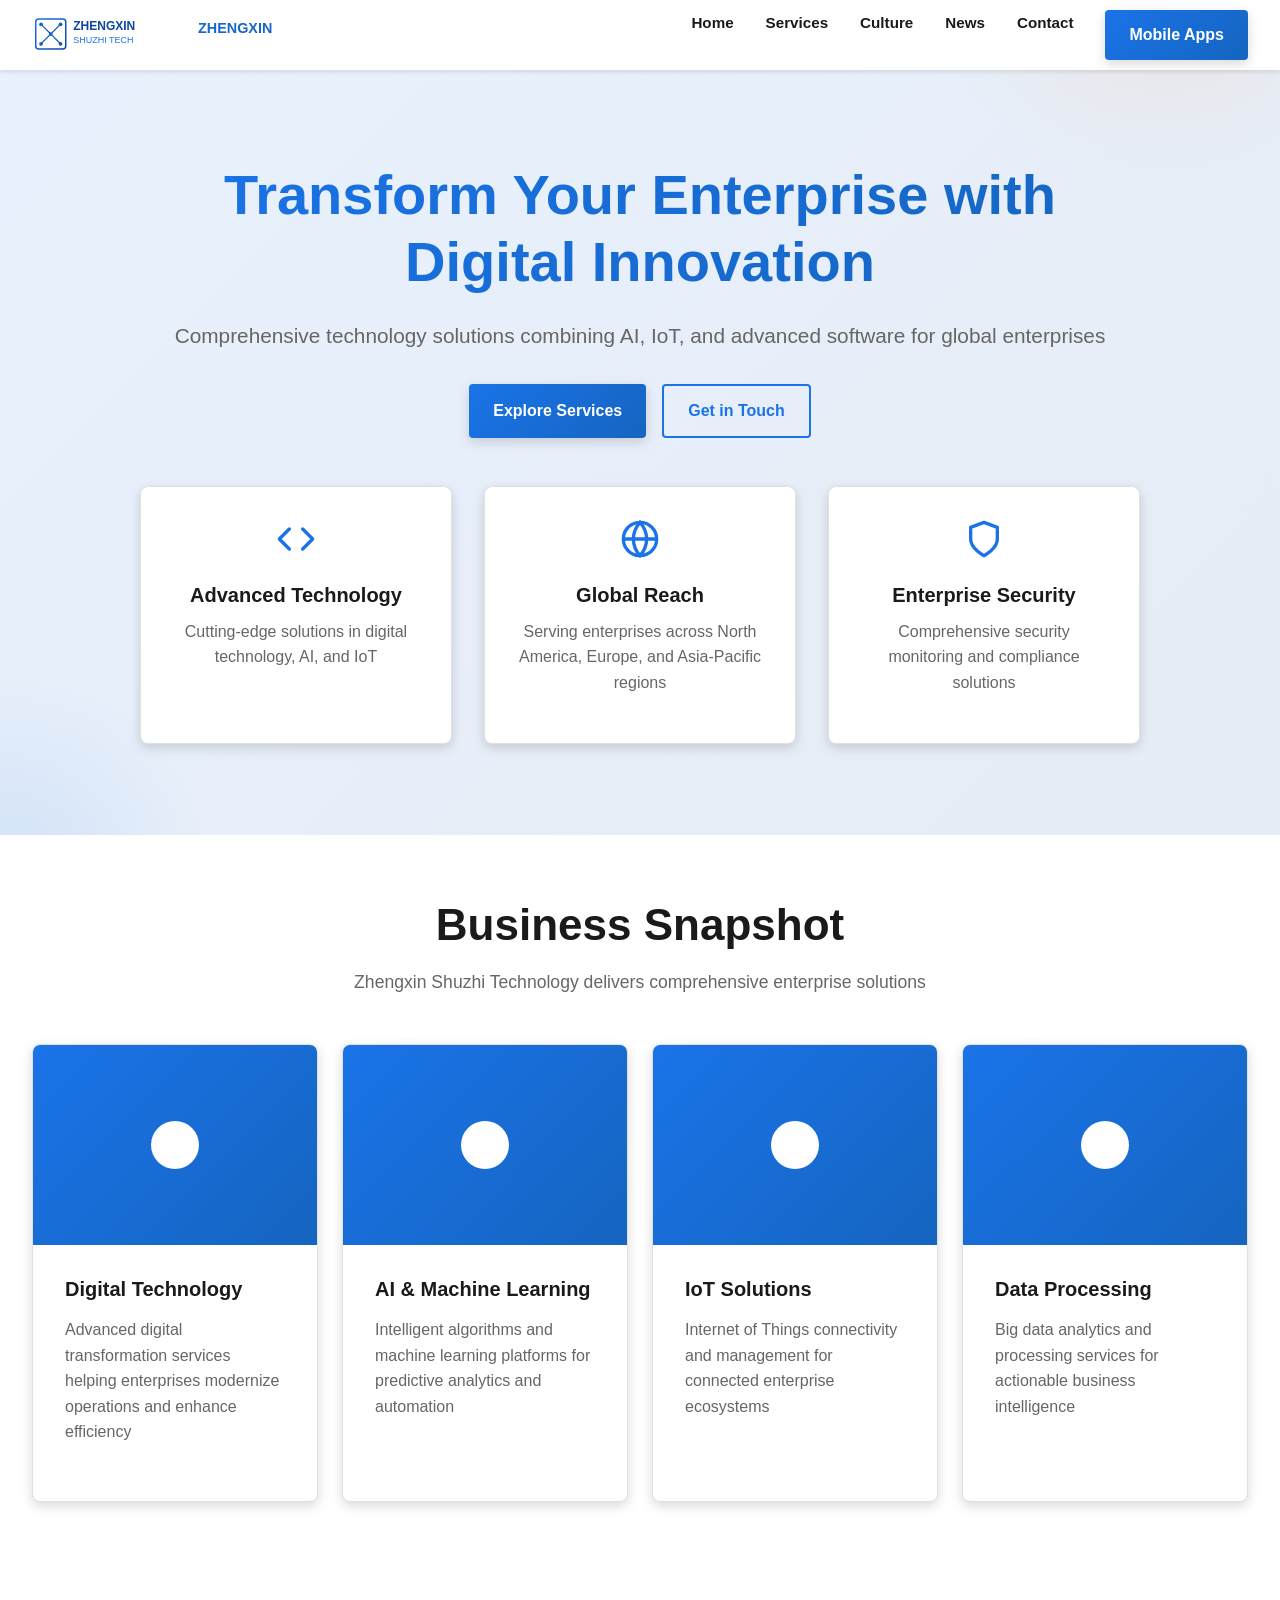
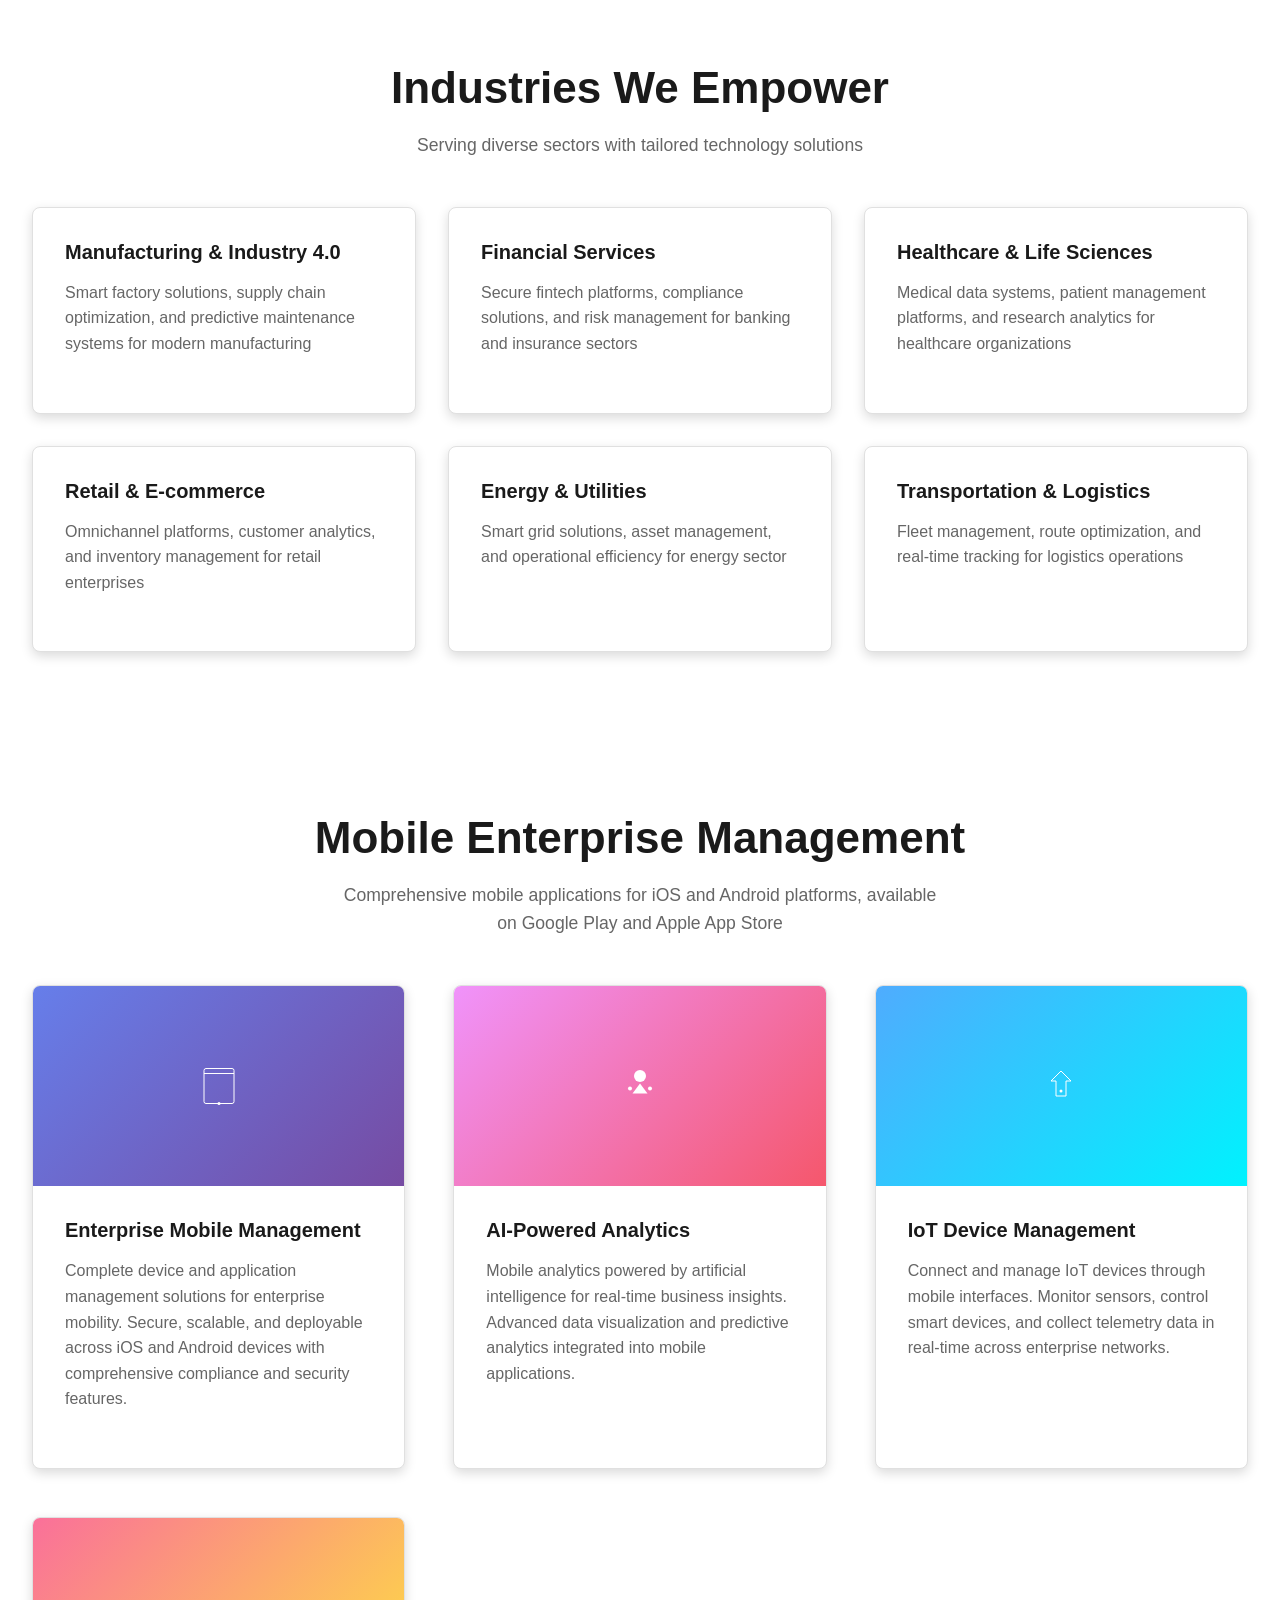
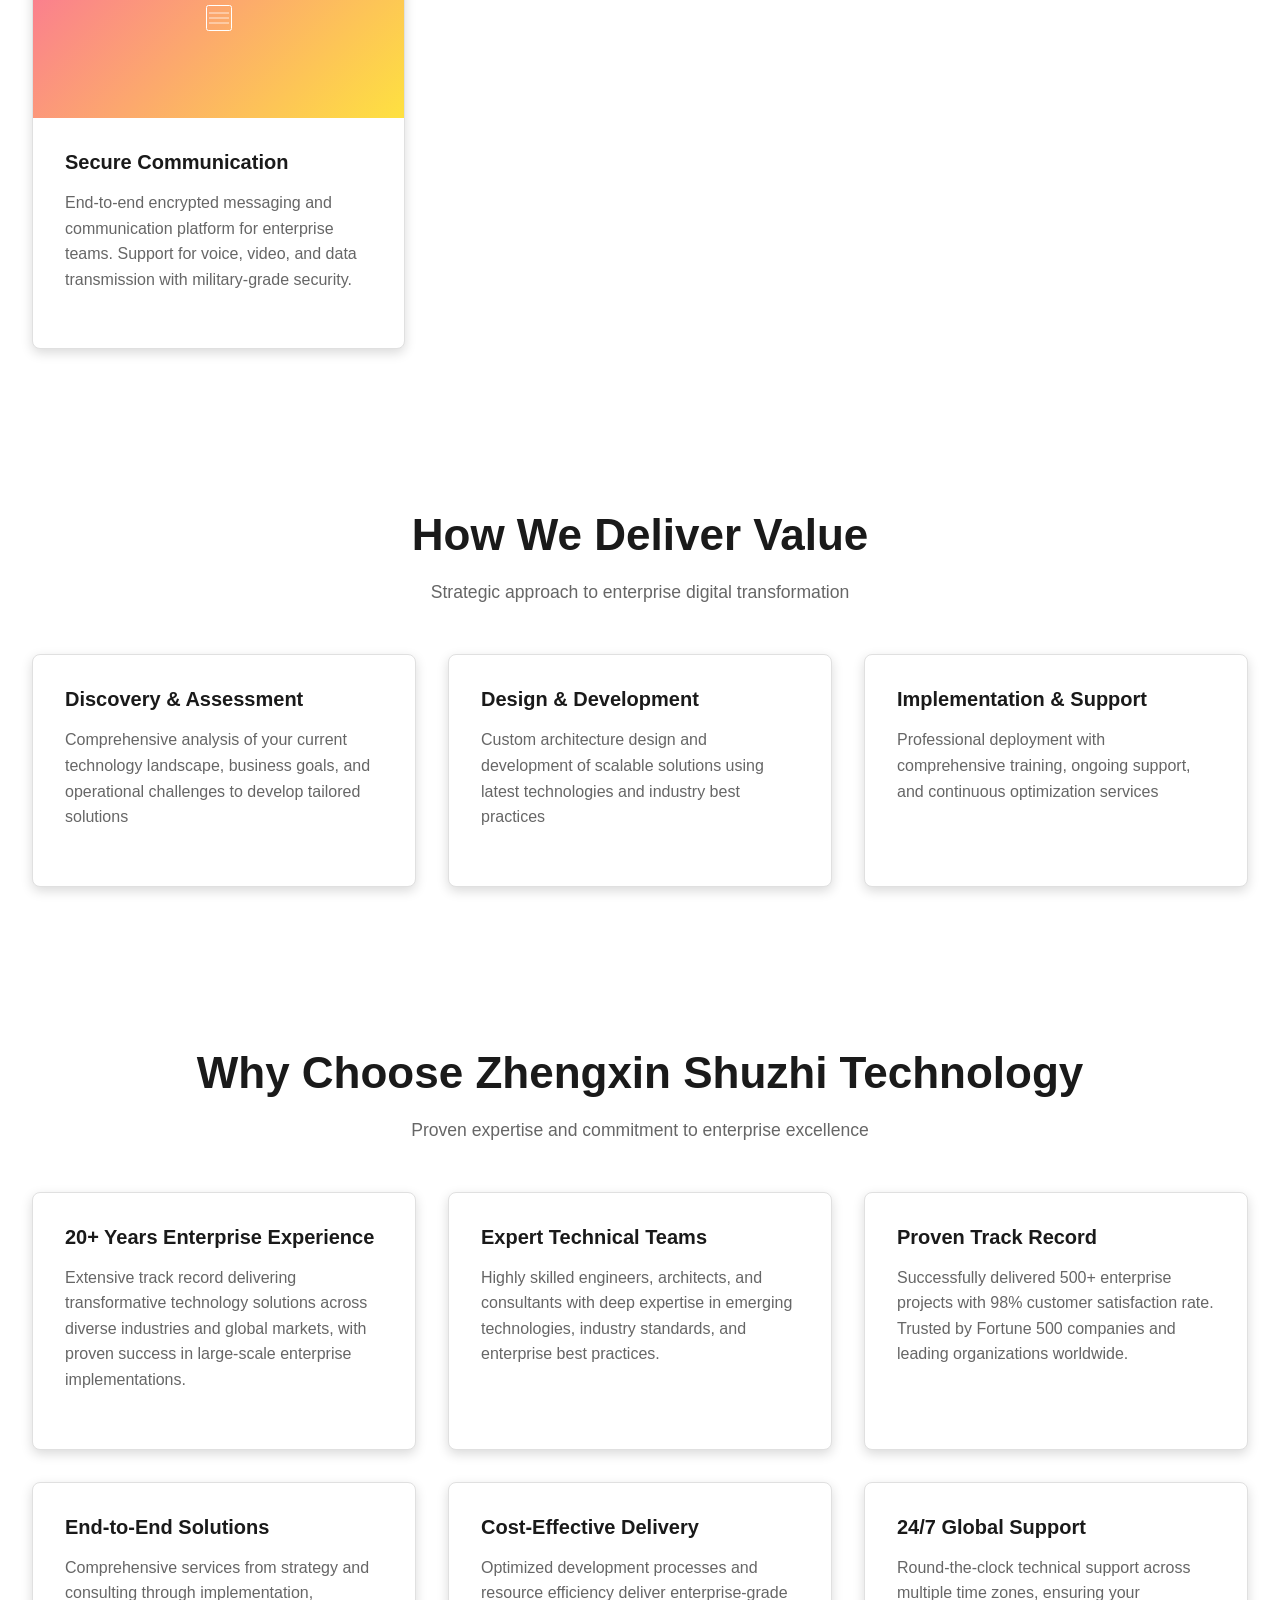
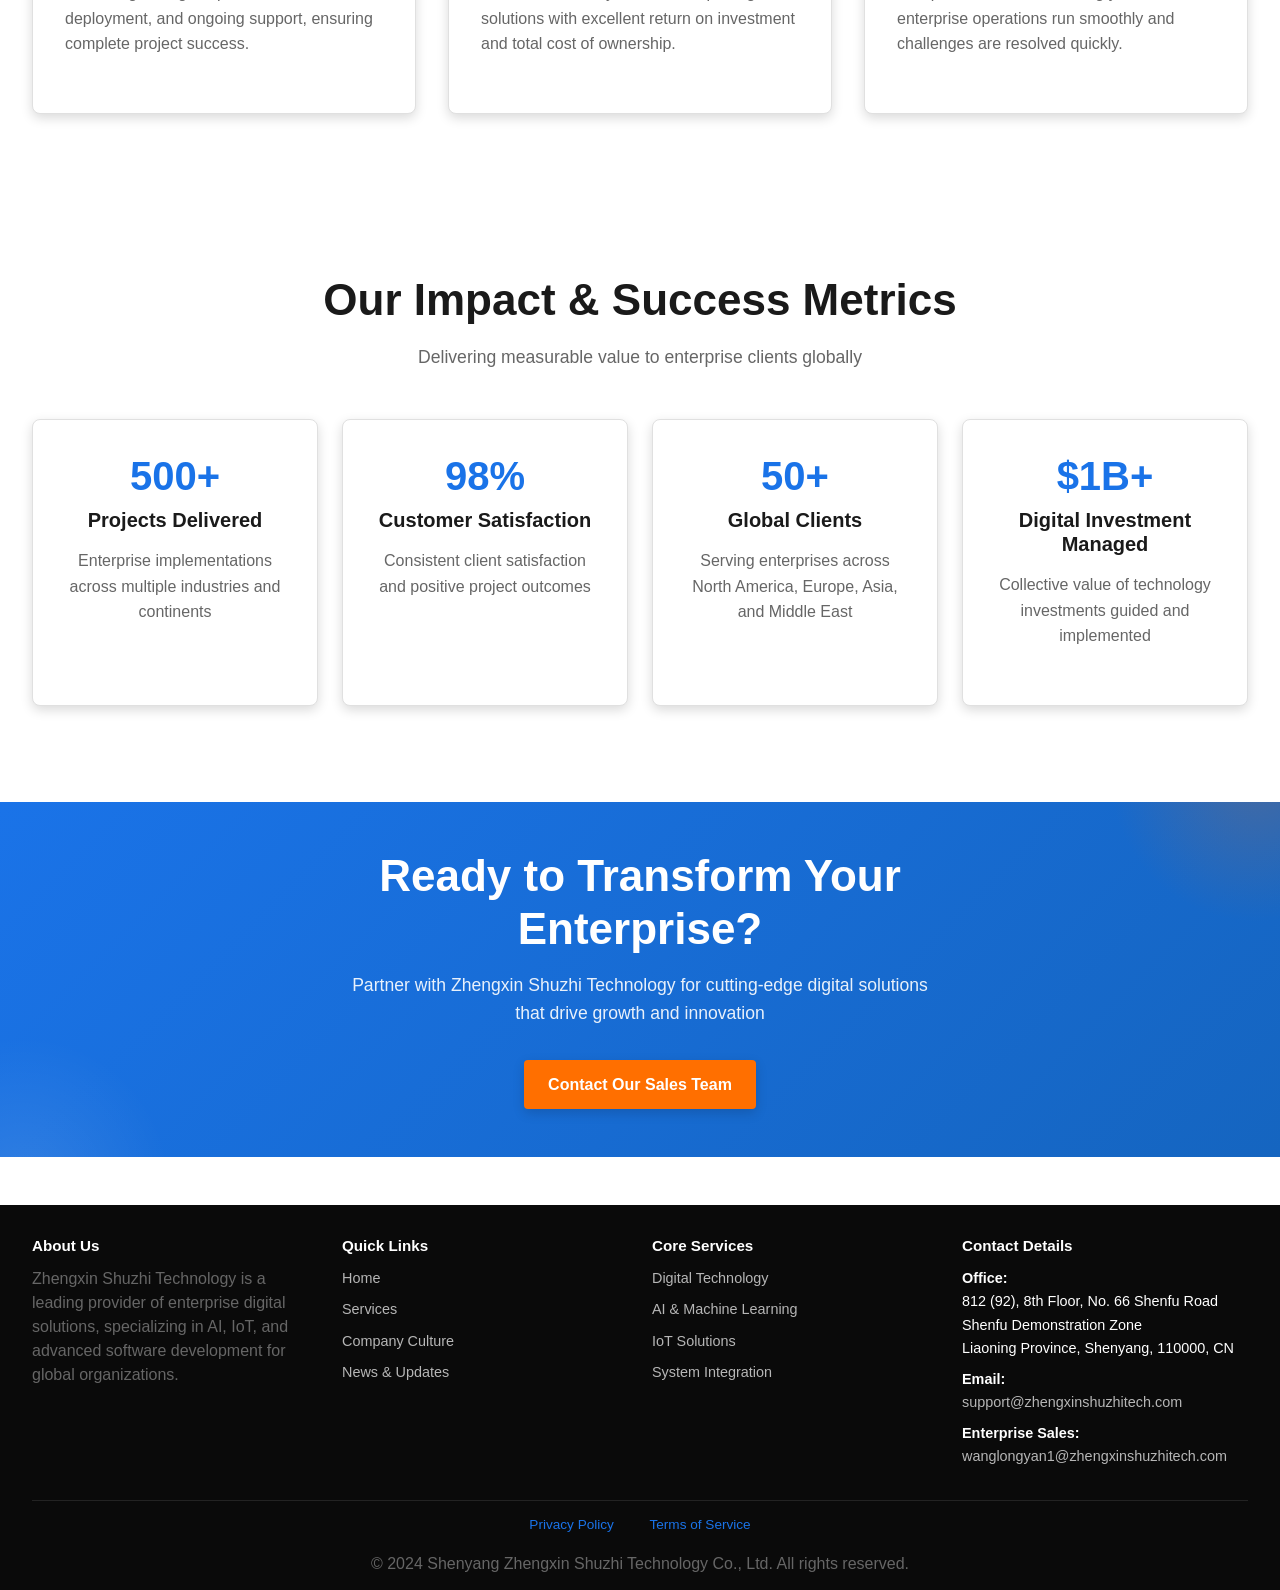
<file: index.html>
<!DOCTYPE html>
<html lang="en">
<head>
  <meta charset="UTF-8">
  <meta name="viewport" content="width=device-width, initial-scale=1.0">
  <meta name="description" content="Shenyang Zhengxin Shuzhi Technology Co., Ltd - Digital Innovation, AI Solutions, and IoT Technology for Global Enterprise">
  <meta name="keywords" content="digital technology, AI, IoT, software development, enterprise solutions, big data, system integration, security monitoring">
  <meta name="author" content="Shenyang Zhengxin Shuzhi Technology Co., Ltd">
  <meta property="og:title" content="Zhengxin Shuzhi Technology - Enterprise Digital Solutions">
  <meta property="og:description" content="Leading provider of digital technology, AI, and IoT solutions for global enterprises">
  <meta property="og:url" content="https://zhengxinshuzhitech.com">
  <meta property="og:image" content="images/logo.svg">
  <link rel="canonical" href="https://zhengxinshuzhitech.com">
  <link rel="icon" type="image/svg+xml" href="images/favicon.svg">
  <link rel="stylesheet" href="css/style.css">
  <title>Zhengxin Shuzhi Technology - Enterprise Digital Innovation Solutions</title>
</head>
<body>
  <!-- Header & Navigation -->
  <header>
    <nav class="navbar">
      <a href="index.html" class="logo">
        <img src="images/logo.svg" alt="Zhengxin Shuzhi Technology Logo">
        <span>
          <strong>ZHENGXIN</strong>
          <small>SHUZHI TECH</small>
        </span>
      </a>
      
      <nav>
        <ul>
          <li><a href="index.html">Home</a></li>
          <li><a href="services.html">Services</a></li>
          <li><a href="culture.html">Culture</a></li>
          <li><a href="news.html">News</a></li>
          <li><a href="contact.html">Contact</a></li>
          <li><a href="apps.html" class="btn btn-primary btn-small">Mobile Apps</a></li>
        </ul>
      </nav>

      <button class="mobile-toggle">
        <svg viewBox="0 0 24 24" fill="none" stroke="currentColor" stroke-width="2">
          <use href="images/icons.svg#icon-menu"></use>
        </svg>
      </button>
    </nav>
  </header>

  <!-- Hero Section -->
  <section class="hero">
    <div class="hero-content">
      <h1>Transform Your Enterprise with Digital Innovation</h1>
      <p class="subtitle">Comprehensive technology solutions combining AI, IoT, and advanced software for global enterprises</p>
      
      <div class="hero-buttons">
        <button class="btn btn-primary" onclick="document.querySelector('#services').scrollIntoView({behavior: 'smooth'})">
          Explore Services
        </button>
        <a href="contact.html" class="btn btn-outline">Get in Touch</a>
      </div>

      <div class="hero-features">
        <div class="feature-card scroll-reveal">
          <svg viewBox="0 0 24 24" fill="none" stroke="currentColor" stroke-width="2">
            <use href="images/icons.svg#icon-code"></use>
          </svg>
          <h4>Advanced Technology</h4>
          <p>Cutting-edge solutions in digital technology, AI, and IoT</p>
        </div>
        <div class="feature-card scroll-reveal">
          <svg viewBox="0 0 24 24" fill="none" stroke="currentColor" stroke-width="2">
            <use href="images/icons.svg#icon-globe"></use>
          </svg>
          <h4>Global Reach</h4>
          <p>Serving enterprises across North America, Europe, and Asia-Pacific regions</p>
        </div>
        <div class="feature-card scroll-reveal">
          <svg viewBox="0 0 24 24" fill="none" stroke="currentColor" stroke-width="2">
            <use href="images/icons.svg#icon-shield"></use>
          </svg>
          <h4>Enterprise Security</h4>
          <p>Comprehensive security monitoring and compliance solutions</p>
        </div>
      </div>
    </div>
  </section>

  <!-- Business Snapshot -->
  <section id="business-snapshot" class="scroll-reveal">
    <div class="section-title">
      <h2>Business Snapshot</h2>
      <p>Zhengxin Shuzhi Technology delivers comprehensive enterprise solutions</p>
    </div>

    <div class="grid-4">
      <div class="card">
        <div class="card-image">
          <svg viewBox="0 0 100 100" xmlns="http://www.w3.org/2000/svg" width="60" height="60" style="fill: currentColor;">
            <circle cx="50" cy="50" r="40"/>
            <path d="M50 20 L70 40 L60 40 L60 70 L40 70 L40 40 L30 40 Z" fill="white"/>
          </svg>
        </div>
        <div class="card-content">
          <h4>Digital Technology</h4>
          <p>Advanced digital transformation services helping enterprises modernize operations and enhance efficiency</p>
        </div>
      </div>

      <div class="card">
        <div class="card-image">
          <svg viewBox="0 0 100 100" xmlns="http://www.w3.org/2000/svg" width="60" height="60" style="fill: currentColor;">
            <circle cx="50" cy="50" r="40"/>
            <path d="M30 40 Q30 30 40 30 Q50 30 50 40 M50 40 Q50 30 60 30 Q70 30 70 40 M30 60 Q30 70 40 70 Q50 70 50 60 M50 60 Q50 70 60 70 Q70 70 70 60" stroke="white" fill="none" stroke-width="3"/>
          </svg>
        </div>
        <div class="card-content">
          <h4>AI & Machine Learning</h4>
          <p>Intelligent algorithms and machine learning platforms for predictive analytics and automation</p>
        </div>
      </div>

      <div class="card">
        <div class="card-image">
          <svg viewBox="0 0 100 100" xmlns="http://www.w3.org/2000/svg" width="60" height="60" style="fill: currentColor;">
            <circle cx="50" cy="50" r="40"/>
            <circle cx="40" cy="40" r="5" fill="white"/>
            <circle cx="60" cy="40" r="5" fill="white"/>
            <circle cx="50" cy="60" r="8" fill="white"/>
          </svg>
        </div>
        <div class="card-content">
          <h4>IoT Solutions</h4>
          <p>Internet of Things connectivity and management for connected enterprise ecosystems</p>
        </div>
      </div>

      <div class="card">
        <div class="card-image">
          <svg viewBox="0 0 100 100" xmlns="http://www.w3.org/2000/svg" width="60" height="60" style="fill: currentColor;">
            <circle cx="50" cy="50" r="40"/>
            <rect x="35" y="35" width="30" height="30" rx="2" fill="white"/>
            <line x1="50" y1="35" x2="50" y2="65" stroke="currentColor" stroke-width="2"/>
            <line x1="35" y1="50" x2="65" y2="50" stroke="currentColor" stroke-width="2"/>
          </svg>
        </div>
        <div class="card-content">
          <h4>Data Processing</h4>
          <p>Big data analytics and processing services for actionable business intelligence</p>
        </div>
      </div>
    </div>
  </section>

  <!-- Industries We Empower -->
  <section id="industries" class="scroll-reveal">
    <div class="section-title">
      <h2>Industries We Empower</h2>
      <p>Serving diverse sectors with tailored technology solutions</p>
    </div>

    <div class="grid-3">
      <div class="card">
        <div class="card-content">
          <h4>Manufacturing & Industry 4.0</h4>
          <p>Smart factory solutions, supply chain optimization, and predictive maintenance systems for modern manufacturing</p>
        </div>
      </div>
      <div class="card">
        <div class="card-content">
          <h4>Financial Services</h4>
          <p>Secure fintech platforms, compliance solutions, and risk management for banking and insurance sectors</p>
        </div>
      </div>
      <div class="card">
        <div class="card-content">
          <h4>Healthcare & Life Sciences</h4>
          <p>Medical data systems, patient management platforms, and research analytics for healthcare organizations</p>
        </div>
      </div>
      <div class="card">
        <div class="card-content">
          <h4>Retail & E-commerce</h4>
          <p>Omnichannel platforms, customer analytics, and inventory management for retail enterprises</p>
        </div>
      </div>
      <div class="card">
        <div class="card-content">
          <h4>Energy & Utilities</h4>
          <p>Smart grid solutions, asset management, and operational efficiency for energy sector</p>
        </div>
      </div>
      <div class="card">
        <div class="card-content">
          <h4>Transportation & Logistics</h4>
          <p>Fleet management, route optimization, and real-time tracking for logistics operations</p>
        </div>
      </div>
    </div>
  </section>

  <!-- Mobile Application Management -->
  <section id="mobile-apps" class="scroll-reveal">
    <div class="section-title">
      <h2>Mobile Enterprise Management</h2>
      <p>Comprehensive mobile applications for iOS and Android platforms, available on Google Play and Apple App Store</p>
    </div>

    <div class="grid-2">
      <div class="card">
        <div class="card-image" style="background: linear-gradient(135deg, #667eea 0%, #764ba2 100%);">
          <svg viewBox="0 0 100 100" xmlns="http://www.w3.org/2000/svg" width="50" height="50" fill="white">
            <rect x="20" y="15" width="60" height="70" rx="4" stroke="white" fill="none" stroke-width="2"/>
            <line x1="20" y1="25" x2="80" y2="25" stroke="white" stroke-width="2"/>
            <circle cx="50" cy="85" r="3" fill="white"/>
          </svg>
        </div>
        <div class="card-content">
          <h4>Enterprise Mobile Management</h4>
          <p>Complete device and application management solutions for enterprise mobility. Secure, scalable, and deployable across iOS and Android devices with comprehensive compliance and security features.</p>
        </div>
      </div>

      <div class="card">
        <div class="card-image" style="background: linear-gradient(135deg, #f093fb 0%, #f5576c 100%);">
          <svg viewBox="0 0 100 100" xmlns="http://www.w3.org/2000/svg" width="50" height="50" fill="white">
            <circle cx="50" cy="30" r="12"/>
            <path d="M50 45 L35 65 L65 65 Z"/>
            <circle cx="30" cy="55" r="4" fill="white"/>
            <circle cx="70" cy="55" r="4" fill="white"/>
          </svg>
        </div>
        <div class="card-content">
          <h4>AI-Powered Analytics</h4>
          <p>Mobile analytics powered by artificial intelligence for real-time business insights. Advanced data visualization and predictive analytics integrated into mobile applications.</p>
        </div>
      </div>

      <div class="card">
        <div class="card-image" style="background: linear-gradient(135deg, #4facfe 0%, #00f2fe 100%);">
          <svg viewBox="0 0 100 100" xmlns="http://www.w3.org/2000/svg" width="50" height="50" fill="white">
            <path d="M50 20 L70 40 L60 40 L60 70 L40 70 L40 40 L30 40 Z" stroke="white" fill="none" stroke-width="2"/>
            <circle cx="50" cy="60" r="3" fill="white"/>
          </svg>
        </div>
        <div class="card-content">
          <h4>IoT Device Management</h4>
          <p>Connect and manage IoT devices through mobile interfaces. Monitor sensors, control smart devices, and collect telemetry data in real-time across enterprise networks.</p>
        </div>
      </div>

      <div class="card">
        <div class="card-image" style="background: linear-gradient(135deg, #fa709a 0%, #fee140 100%);">
          <svg viewBox="0 0 100 100" xmlns="http://www.w3.org/2000/svg" width="50" height="50" fill="white">
            <rect x="25" y="25" width="50" height="50" rx="4" stroke="white" fill="none" stroke-width="2"/>
            <line x1="30" y1="40" x2="70" y2="40" stroke="white" stroke-width="1.5"/>
            <line x1="30" y1="50" x2="70" y2="50" stroke="white" stroke-width="1.5"/>
            <line x1="30" y1="60" x2="70" y2="60" stroke="white" stroke-width="1.5"/>
          </svg>
        </div>
        <div class="card-content">
          <h4>Secure Communication</h4>
          <p>End-to-end encrypted messaging and communication platform for enterprise teams. Support for voice, video, and data transmission with military-grade security.</p>
        </div>
      </div>
    </div>
  </section>

  <!-- How We Deliver Value -->
  <section id="value-delivery" class="scroll-reveal">
    <div class="section-title">
      <h2>How We Deliver Value</h2>
      <p>Strategic approach to enterprise digital transformation</p>
    </div>

    <div class="grid-3">
      <div class="card">
        <div class="card-content">
          <h4>Discovery & Assessment</h4>
          <p>Comprehensive analysis of your current technology landscape, business goals, and operational challenges to develop tailored solutions</p>
        </div>
      </div>
      <div class="card">
        <div class="card-content">
          <h4>Design & Development</h4>
          <p>Custom architecture design and development of scalable solutions using latest technologies and industry best practices</p>
        </div>
      </div>
      <div class="card">
        <div class="card-content">
          <h4>Implementation & Support</h4>
          <p>Professional deployment with comprehensive training, ongoing support, and continuous optimization services</p>
        </div>
      </div>
    </div>
  </section>

  <!-- Why Choose Us -->
  <section id="why-choose-us" class="scroll-reveal">
    <div class="section-title">
      <h2>Why Choose Zhengxin Shuzhi Technology</h2>
      <p>Proven expertise and commitment to enterprise excellence</p>
    </div>

    <div class="grid-3">
      <div class="card">
        <div class="card-content">
          <h4>20+ Years Enterprise Experience</h4>
          <p>Extensive track record delivering transformative technology solutions across diverse industries and global markets, with proven success in large-scale enterprise implementations.</p>
        </div>
      </div>
      <div class="card">
        <div class="card-content">
          <h4>Expert Technical Teams</h4>
          <p>Highly skilled engineers, architects, and consultants with deep expertise in emerging technologies, industry standards, and enterprise best practices.</p>
        </div>
      </div>
      <div class="card">
        <div class="card-content">
          <h4>Proven Track Record</h4>
          <p>Successfully delivered 500+ enterprise projects with 98% customer satisfaction rate. Trusted by Fortune 500 companies and leading organizations worldwide.</p>
        </div>
      </div>
      <div class="card">
        <div class="card-content">
          <h4>End-to-End Solutions</h4>
          <p>Comprehensive services from strategy and consulting through implementation, deployment, and ongoing support, ensuring complete project success.</p>
        </div>
      </div>
      <div class="card">
        <div class="card-content">
          <h4>Cost-Effective Delivery</h4>
          <p>Optimized development processes and resource efficiency deliver enterprise-grade solutions with excellent return on investment and total cost of ownership.</p>
        </div>
      </div>
      <div class="card">
        <div class="card-content">
          <h4>24/7 Global Support</h4>
          <p>Round-the-clock technical support across multiple time zones, ensuring your enterprise operations run smoothly and challenges are resolved quickly.</p>
        </div>
      </div>
    </div>
  </section>

  <!-- Success Metrics -->
  <section id="metrics" class="scroll-reveal">
    <div class="section-title">
      <h2>Our Impact & Success Metrics</h2>
      <p>Delivering measurable value to enterprise clients globally</p>
    </div>

    <div class="grid-4">
      <div class="card">
        <div class="card-content" style="text-align: center;">
          <h3 style="font-size: 2.5rem; color: var(--primary-blue); margin-bottom: 0.5rem;">500+</h3>
          <h4>Projects Delivered</h4>
          <p>Enterprise implementations across multiple industries and continents</p>
        </div>
      </div>

      <div class="card">
        <div class="card-content" style="text-align: center;">
          <h3 style="font-size: 2.5rem; color: var(--primary-blue); margin-bottom: 0.5rem;">98%</h3>
          <h4>Customer Satisfaction</h4>
          <p>Consistent client satisfaction and positive project outcomes</p>
        </div>
      </div>

      <div class="card">
        <div class="card-content" style="text-align: center;">
          <h3 style="font-size: 2.5rem; color: var(--primary-blue); margin-bottom: 0.5rem;">50+</h3>
          <h4>Global Clients</h4>
          <p>Serving enterprises across North America, Europe, Asia, and Middle East</p>
        </div>
      </div>

      <div class="card">
        <div class="card-content" style="text-align: center;">
          <h3 style="font-size: 2.5rem; color: var(--primary-blue); margin-bottom: 0.5rem;">$1B+</h3>
          <h4>Digital Investment Managed</h4>
          <p>Collective value of technology investments guided and implemented</p>
        </div>
      </div>
    </div>
  </section>

  <!-- CTA Section -->
  <section class="cta">
    <div class="cta-content">
      <h2>Ready to Transform Your Enterprise?</h2>
      <p>Partner with Zhengxin Shuzhi Technology for cutting-edge digital solutions that drive growth and innovation</p>
      <a href="contact.html" class="btn btn-secondary">Contact Our Sales Team</a>
    </div>
  </section>

  <!-- Footer -->
  <footer>
    <div class="footer-content">
      <div class="footer-section">
        <h4>About Us</h4>
        <p>Zhengxin Shuzhi Technology is a leading provider of enterprise digital solutions, specializing in AI, IoT, and advanced software development for global organizations.</p>
      </div>

      <div class="footer-section">
        <h4>Quick Links</h4>
        <ul>
          <li><a href="index.html">Home</a></li>
          <li><a href="services.html">Services</a></li>
          <li><a href="culture.html">Company Culture</a></li>
          <li><a href="news.html">News & Updates</a></li>
        </ul>
      </div>

      <div class="footer-section">
        <h4>Core Services</h4>
        <ul>
          <li><a href="services.html">Digital Technology</a></li>
          <li><a href="services.html">AI & Machine Learning</a></li>
          <li><a href="services.html">IoT Solutions</a></li>
          <li><a href="services.html">System Integration</a></li>
        </ul>
      </div>

      <div class="footer-section">
        <h4>Contact Details</h4>
        <ul>
          <li>
            <strong>Office:</strong><br>
            812 (92), 8th Floor, No. 66 Shenfu Road<br>
            Shenfu Demonstration Zone<br>
            Liaoning Province, Shenyang, 110000, CN
          </li>
          <li><strong>Email:</strong><br><a href="mailto:support@zhengxinshuzhitech.com">support@zhengxinshuzhitech.com</a></li>
          <li><strong>Enterprise Sales:</strong><br><a href="mailto:wanglongyan1@zhengxinshuzhitech.com">wanglongyan1@zhengxinshuzhitech.com</a></li>
        </ul>
      </div>
    </div>

    <div class="footer-bottom">
      <div style="margin-bottom: 1rem;">
        <a href="privacy.html" style="margin-right: 2rem;">Privacy Policy</a>
        <a href="terms.html">Terms of Service</a>
      </div>
      <p>&copy; 2024 Shenyang Zhengxin Shuzhi Technology Co., Ltd. All rights reserved.</p>
    </div>
  </footer>

  <script src="js/main.js"></script>
</body>
</html>
</file>
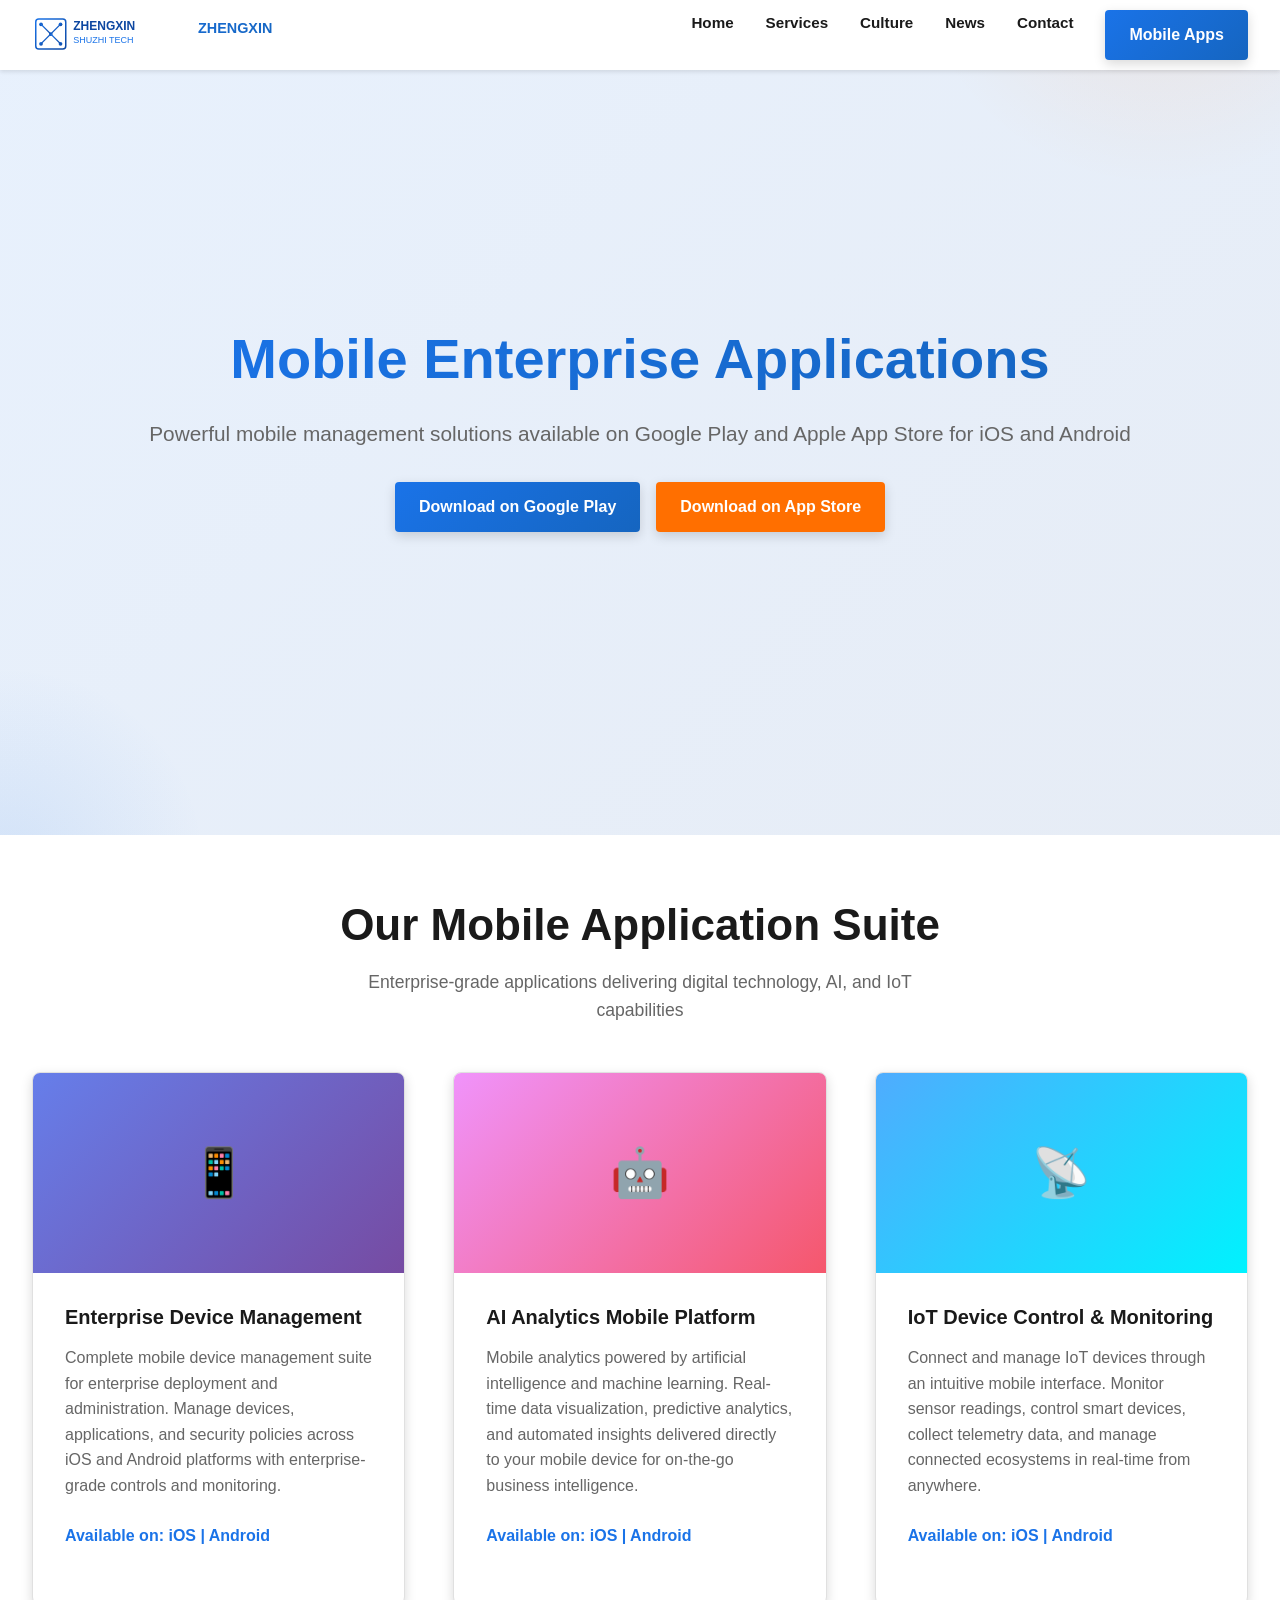
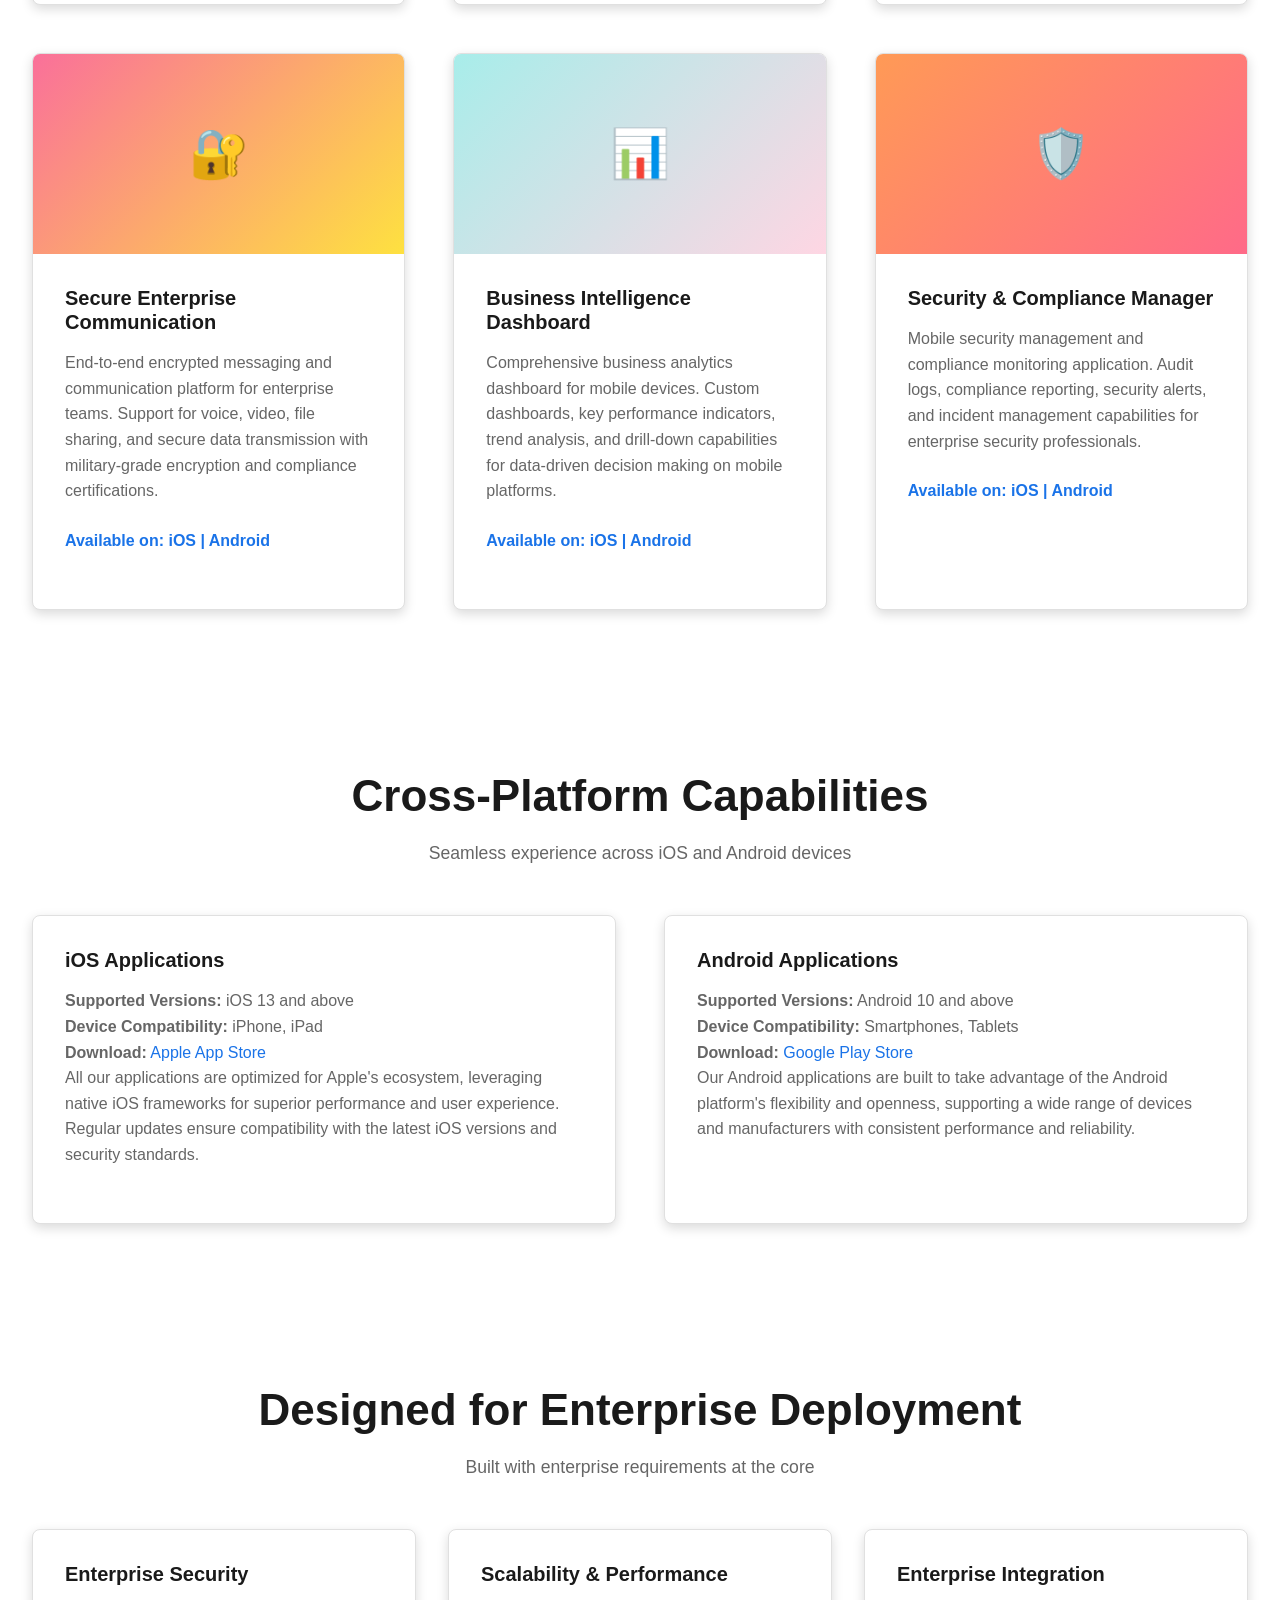
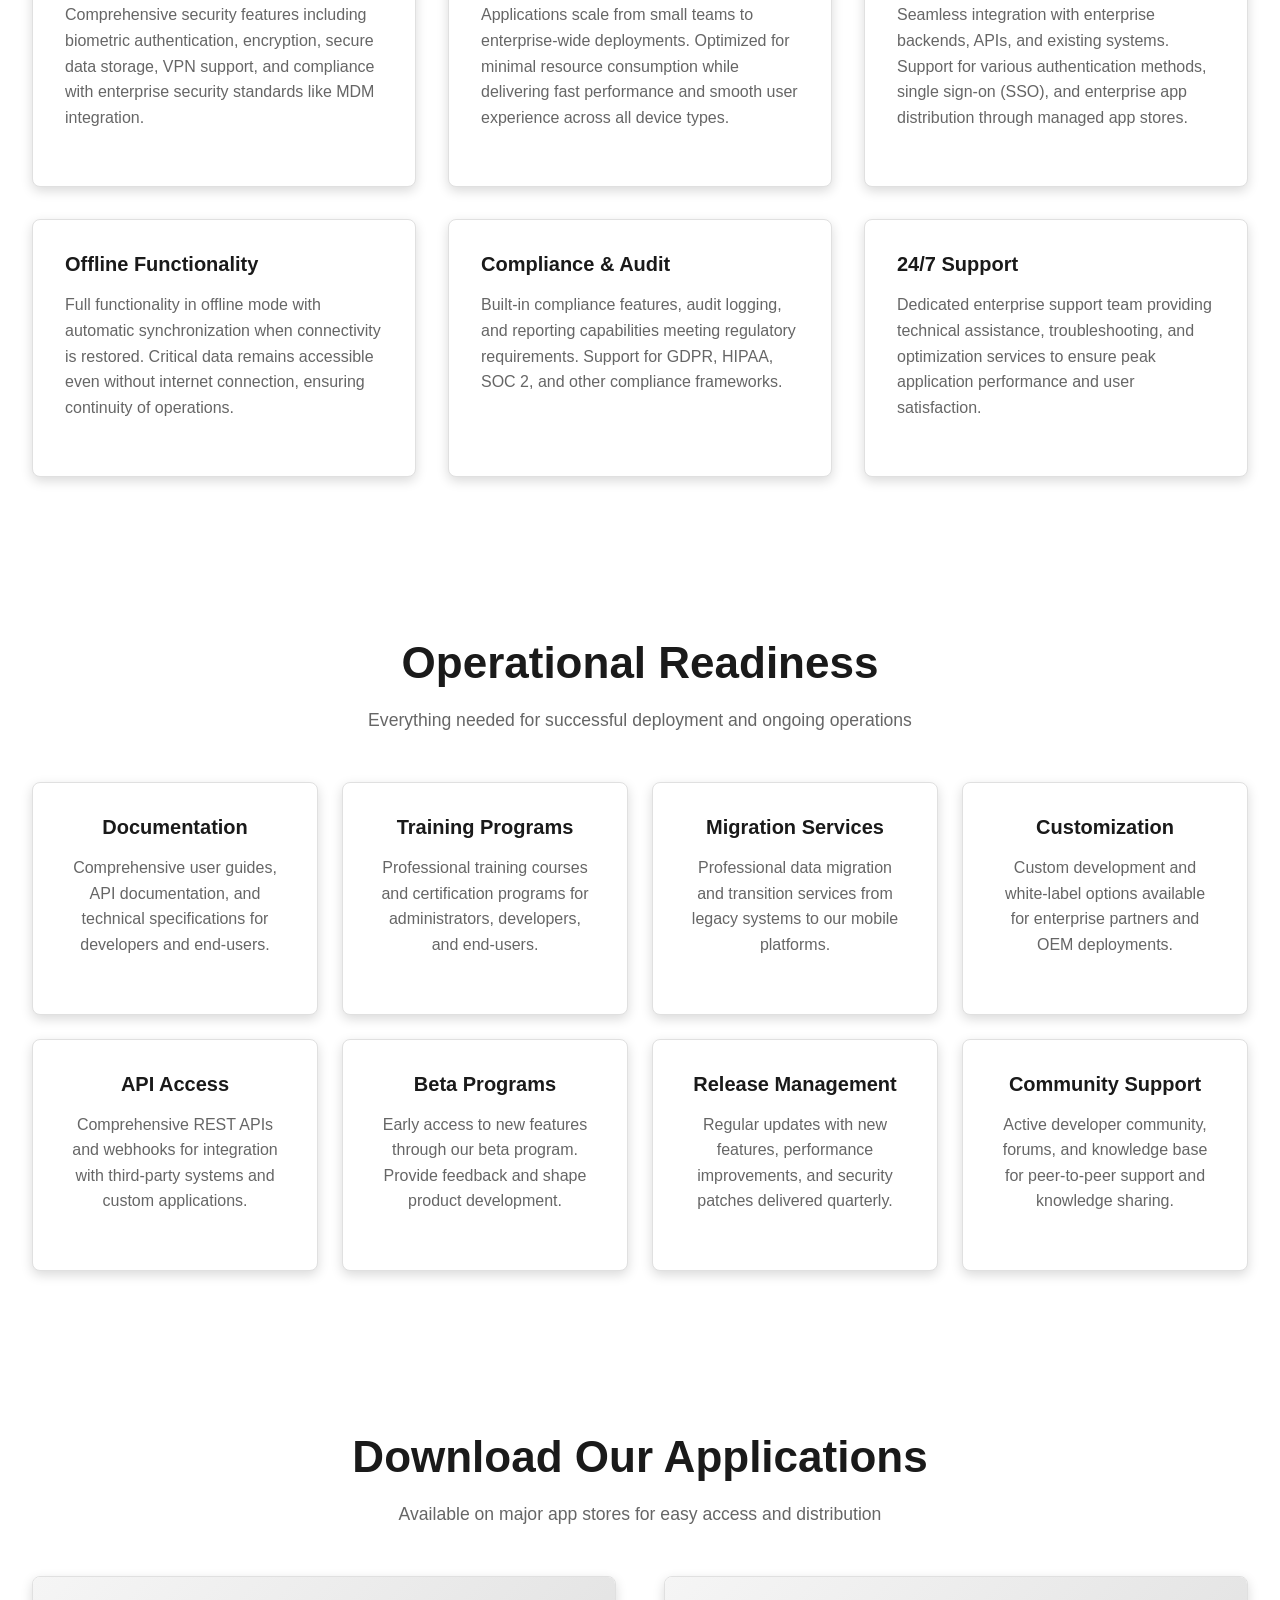
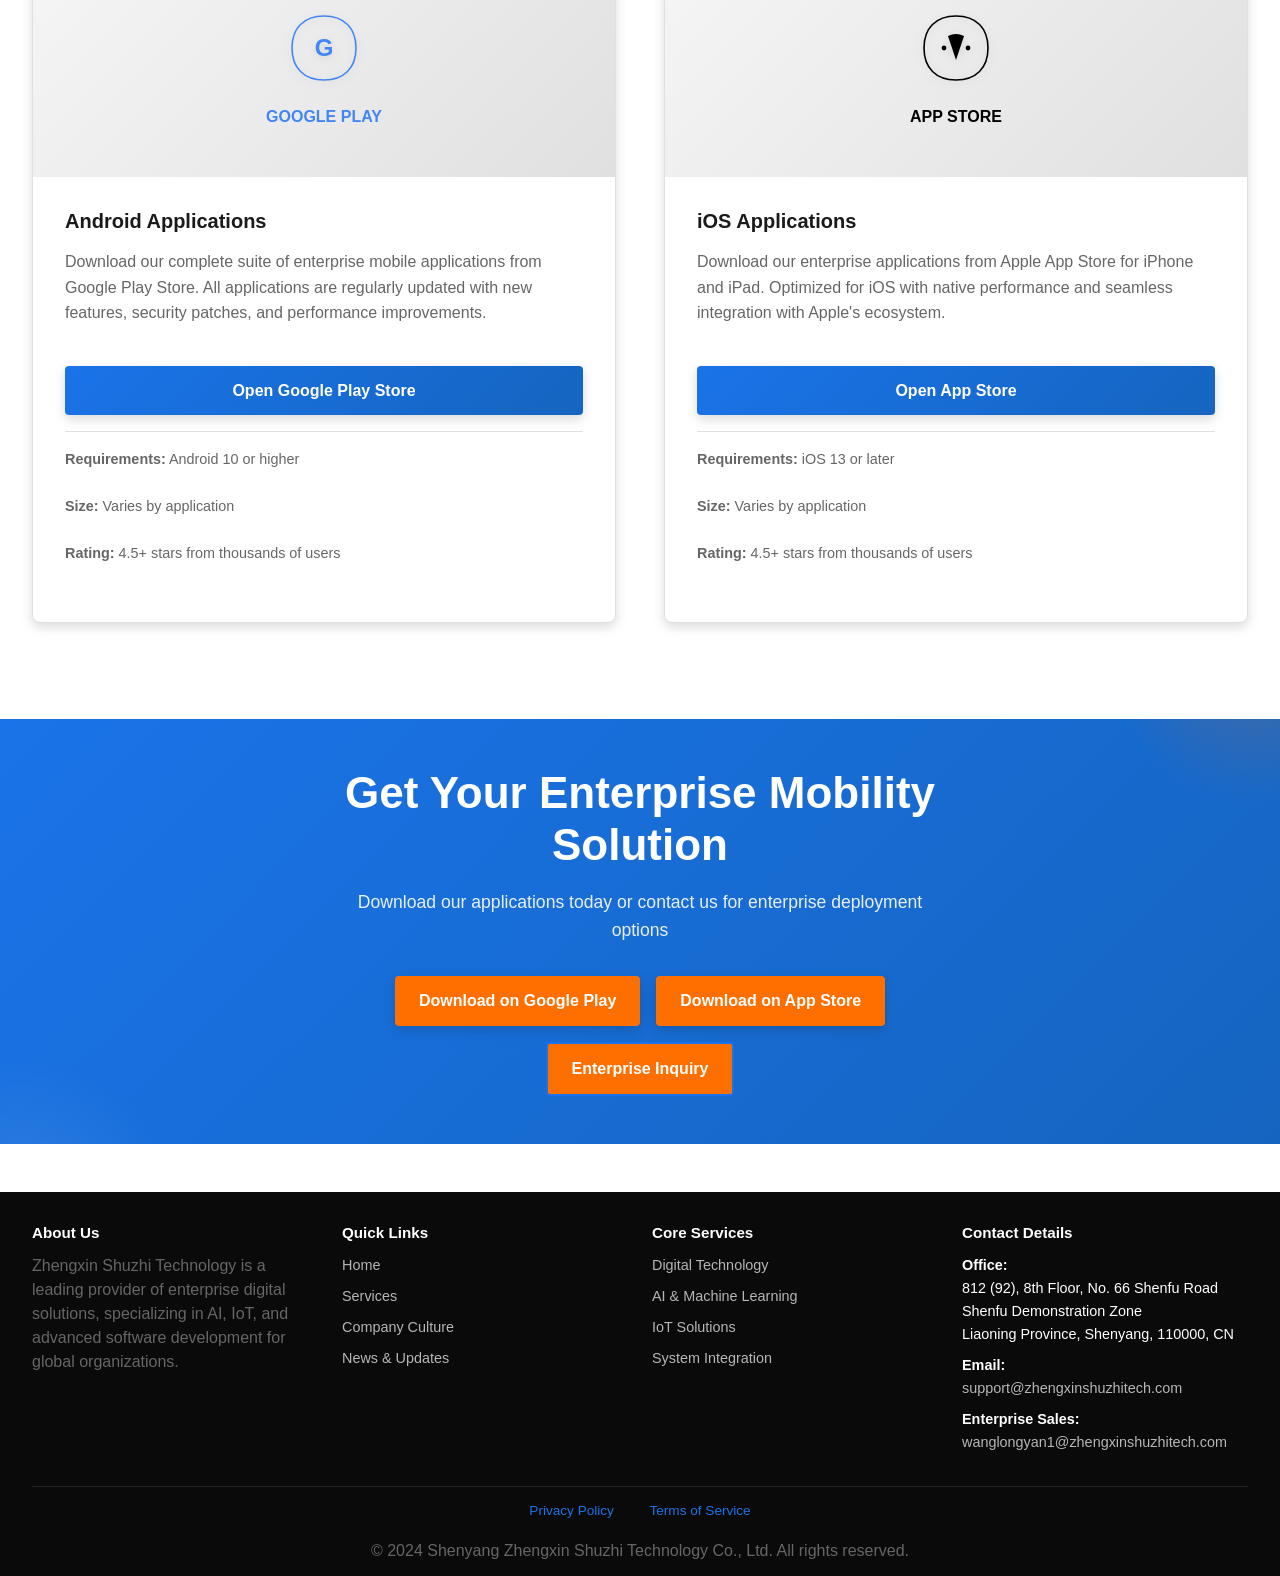
<file: apps.html>
<!DOCTYPE html>
<html lang="en">
<head>
  <meta charset="UTF-8">
  <meta name="viewport" content="width=device-width, initial-scale=1.0">
  <meta name="description" content="Mobile Applications - Enterprise management apps for iOS and Android available on Google Play and Apple App Store">
  <meta name="keywords" content="mobile apps, iOS, Android, Google Play, App Store, enterprise management, digital technology, AI, IoT">
  <meta name="author" content="Shenyang Zhengxin Shuzhi Technology Co., Ltd">
  <link rel="canonical" href="https://zhengxinshuzhitech.com/apps.html">
  <link rel="icon" type="image/svg+xml" href="images/favicon.svg">
  <link rel="stylesheet" href="css/style.css">
  <title>Mobile Applications - Zhengxin Shuzhi Technology</title>
</head>
<body>
  <!-- Header & Navigation -->
  <header>
    <nav class="navbar">
      <a href="index.html" class="logo">
        <img src="images/logo.svg" alt="Zhengxin Shuzhi Technology Logo">
        <span>
          <strong>ZHENGXIN</strong>
          <small>SHUZHI TECH</small>
        </span>
      </a>
      
      <nav>
        <ul>
          <li><a href="index.html">Home</a></li>
          <li><a href="services.html">Services</a></li>
          <li><a href="culture.html">Culture</a></li>
          <li><a href="news.html">News</a></li>
          <li><a href="contact.html">Contact</a></li>
          <li><a href="apps.html" class="btn btn-primary btn-small">Mobile Apps</a></li>
        </ul>
      </nav>

      <button class="mobile-toggle">
        <svg viewBox="0 0 24 24" fill="none" stroke="currentColor" stroke-width="2">
          <use href="images/icons.svg#icon-menu"></use>
        </svg>
      </button>
    </nav>
  </header>

  <!-- Hero Section -->
  <section class="hero">
    <div class="hero-content">
      <h1>Mobile Enterprise Applications</h1>
      <p class="subtitle">Powerful mobile management solutions available on Google Play and Apple App Store for iOS and Android</p>
      
      <div class="hero-buttons">
        <a href="https://play.google.com/" target="_blank" class="btn btn-primary">
          Download on Google Play
        </a>
        <a href="https://www.apple.com/app-store/" target="_blank" class="btn btn-secondary">
          Download on App Store
        </a>
      </div>
    </div>
  </section>

  <!-- App Portfolio -->
  <section id="app-portfolio" class="scroll-reveal">
    <div class="section-title">
      <h2>Our Mobile Application Suite</h2>
      <p>Enterprise-grade applications delivering digital technology, AI, and IoT capabilities</p>
    </div>

    <div class="grid-2">
      <div class="card">
        <div class="card-image" style="background: linear-gradient(135deg, #667eea 0%, #764ba2 100%); display: flex; align-items: center; justify-content: center; color: white; font-size: 3rem;">
          📱
        </div>
        <div class="card-content">
          <h4>Enterprise Device Management</h4>
          <p>Complete mobile device management suite for enterprise deployment and administration. Manage devices, applications, and security policies across iOS and Android platforms with enterprise-grade controls and monitoring.</p>
          <p style="margin-top: 1rem; font-weight: 600; color: var(--primary-blue);">Available on: iOS | Android</p>
        </div>
      </div>

      <div class="card">
        <div class="card-image" style="background: linear-gradient(135deg, #f093fb 0%, #f5576c 100%); display: flex; align-items: center; justify-content: center; color: white; font-size: 3rem;">
          🤖
        </div>
        <div class="card-content">
          <h4>AI Analytics Mobile Platform</h4>
          <p>Mobile analytics powered by artificial intelligence and machine learning. Real-time data visualization, predictive analytics, and automated insights delivered directly to your mobile device for on-the-go business intelligence.</p>
          <p style="margin-top: 1rem; font-weight: 600; color: var(--primary-blue);">Available on: iOS | Android</p>
        </div>
      </div>

      <div class="card">
        <div class="card-image" style="background: linear-gradient(135deg, #4facfe 0%, #00f2fe 100%); display: flex; align-items: center; justify-content: center; color: white; font-size: 3rem;">
          📡
        </div>
        <div class="card-content">
          <h4>IoT Device Control & Monitoring</h4>
          <p>Connect and manage IoT devices through an intuitive mobile interface. Monitor sensor readings, control smart devices, collect telemetry data, and manage connected ecosystems in real-time from anywhere.</p>
          <p style="margin-top: 1rem; font-weight: 600; color: var(--primary-blue);">Available on: iOS | Android</p>
        </div>
      </div>

      <div class="card">
        <div class="card-image" style="background: linear-gradient(135deg, #fa709a 0%, #fee140 100%); display: flex; align-items: center; justify-content: center; color: white; font-size: 3rem;">
          🔐
        </div>
        <div class="card-content">
          <h4>Secure Enterprise Communication</h4>
          <p>End-to-end encrypted messaging and communication platform for enterprise teams. Support for voice, video, file sharing, and secure data transmission with military-grade encryption and compliance certifications.</p>
          <p style="margin-top: 1rem; font-weight: 600; color: var(--primary-blue);">Available on: iOS | Android</p>
        </div>
      </div>

      <div class="card">
        <div class="card-image" style="background: linear-gradient(135deg, #a8edea 0%, #fed6e3 100%); display: flex; align-items: center; justify-content: center; color: white; font-size: 3rem;">
          📊
        </div>
        <div class="card-content">
          <h4>Business Intelligence Dashboard</h4>
          <p>Comprehensive business analytics dashboard for mobile devices. Custom dashboards, key performance indicators, trend analysis, and drill-down capabilities for data-driven decision making on mobile platforms.</p>
          <p style="margin-top: 1rem; font-weight: 600; color: var(--primary-blue);">Available on: iOS | Android</p>
        </div>
      </div>

      <div class="card">
        <div class="card-image" style="background: linear-gradient(135deg, #ff9a56 0%, #ff6a88 100%); display: flex; align-items: center; justify-content: center; color: white; font-size: 3rem;">
          🛡️
        </div>
        <div class="card-content">
          <h4>Security & Compliance Manager</h4>
          <p>Mobile security management and compliance monitoring application. Audit logs, compliance reporting, security alerts, and incident management capabilities for enterprise security professionals.</p>
          <p style="margin-top: 1rem; font-weight: 600; color: var(--primary-blue);">Available on: iOS | Android</p>
        </div>
      </div>
    </div>
  </section>

  <!-- Platform Features -->
  <section id="platform-features" class="scroll-reveal">
    <div class="section-title">
      <h2>Cross-Platform Capabilities</h2>
      <p>Seamless experience across iOS and Android devices</p>
    </div>

    <div class="grid-2">
      <div class="card">
        <div class="card-content">
          <h4>iOS Applications</h4>
          <p><strong>Supported Versions:</strong> iOS 13 and above<br>
          <strong>Device Compatibility:</strong> iPhone, iPad<br>
          <strong>Download:</strong> <a href="https://www.apple.com/app-store/" target="_blank">Apple App Store</a><br>
          All our applications are optimized for Apple's ecosystem, leveraging native iOS frameworks for superior performance and user experience. Regular updates ensure compatibility with the latest iOS versions and security standards.</p>
        </div>
      </div>

      <div class="card">
        <div class="card-content">
          <h4>Android Applications</h4>
          <p><strong>Supported Versions:</strong> Android 10 and above<br>
          <strong>Device Compatibility:</strong> Smartphones, Tablets<br>
          <strong>Download:</strong> <a href="https://play.google.com/" target="_blank">Google Play Store</a><br>
          Our Android applications are built to take advantage of the Android platform's flexibility and openness, supporting a wide range of devices and manufacturers with consistent performance and reliability.</p>
        </div>
      </div>
    </div>
  </section>

  <!-- Designed for Enterprise Deployment -->
  <section id="enterprise-deployment" class="scroll-reveal">
    <div class="section-title">
      <h2>Designed for Enterprise Deployment</h2>
      <p>Built with enterprise requirements at the core</p>
    </div>

    <div class="grid-3">
      <div class="card">
        <div class="card-content">
          <h4>Enterprise Security</h4>
          <p>Comprehensive security features including biometric authentication, encryption, secure data storage, VPN support, and compliance with enterprise security standards like MDM integration.</p>
        </div>
      </div>
      <div class="card">
        <div class="card-content">
          <h4>Scalability & Performance</h4>
          <p>Applications scale from small teams to enterprise-wide deployments. Optimized for minimal resource consumption while delivering fast performance and smooth user experience across all device types.</p>
        </div>
      </div>
      <div class="card">
        <div class="card-content">
          <h4>Enterprise Integration</h4>
          <p>Seamless integration with enterprise backends, APIs, and existing systems. Support for various authentication methods, single sign-on (SSO), and enterprise app distribution through managed app stores.</p>
        </div>
      </div>
      <div class="card">
        <div class="card-content">
          <h4>Offline Functionality</h4>
          <p>Full functionality in offline mode with automatic synchronization when connectivity is restored. Critical data remains accessible even without internet connection, ensuring continuity of operations.</p>
        </div>
      </div>
      <div class="card">
        <div class="card-content">
          <h4>Compliance & Audit</h4>
          <p>Built-in compliance features, audit logging, and reporting capabilities meeting regulatory requirements. Support for GDPR, HIPAA, SOC 2, and other compliance frameworks.</p>
        </div>
      </div>
      <div class="card">
        <div class="card-content">
          <h4>24/7 Support</h4>
          <p>Dedicated enterprise support team providing technical assistance, troubleshooting, and optimization services to ensure peak application performance and user satisfaction.</p>
        </div>
      </div>
    </div>
  </section>

  <!-- Operational Readiness -->
  <section id="operational-readiness" class="scroll-reveal">
    <div class="section-title">
      <h2>Operational Readiness</h2>
      <p>Everything needed for successful deployment and ongoing operations</p>
    </div>

    <div class="grid-4">
      <div class="card">
        <div class="card-content" style="text-align: center;">
          <h4>Documentation</h4>
          <p>Comprehensive user guides, API documentation, and technical specifications for developers and end-users.</p>
        </div>
      </div>

      <div class="card">
        <div class="card-content" style="text-align: center;">
          <h4>Training Programs</h4>
          <p>Professional training courses and certification programs for administrators, developers, and end-users.</p>
        </div>
      </div>

      <div class="card">
        <div class="card-content" style="text-align: center;">
          <h4>Migration Services</h4>
          <p>Professional data migration and transition services from legacy systems to our mobile platforms.</p>
        </div>
      </div>

      <div class="card">
        <div class="card-content" style="text-align: center;">
          <h4>Customization</h4>
          <p>Custom development and white-label options available for enterprise partners and OEM deployments.</p>
        </div>
      </div>

      <div class="card">
        <div class="card-content" style="text-align: center;">
          <h4>API Access</h4>
          <p>Comprehensive REST APIs and webhooks for integration with third-party systems and custom applications.</p>
        </div>
      </div>

      <div class="card">
        <div class="card-content" style="text-align: center;">
          <h4>Beta Programs</h4>
          <p>Early access to new features through our beta program. Provide feedback and shape product development.</p>
        </div>
      </div>

      <div class="card">
        <div class="card-content" style="text-align: center;">
          <h4>Release Management</h4>
          <p>Regular updates with new features, performance improvements, and security patches delivered quarterly.</p>
        </div>
      </div>

      <div class="card">
        <div class="card-content" style="text-align: center;">
          <h4>Community Support</h4>
          <p>Active developer community, forums, and knowledge base for peer-to-peer support and knowledge sharing.</p>
        </div>
      </div>
    </div>
  </section>

  <!-- App Store Listings -->
  <section id="app-stores" class="scroll-reveal">
    <div class="section-title">
      <h2>Download Our Applications</h2>
      <p>Available on major app stores for easy access and distribution</p>
    </div>

    <div class="grid-2">
      <div class="card">
        <div class="card-image" style="background: linear-gradient(135deg, #f5f5f5, #e0e0e0); display: flex; align-items: center; justify-content: center; flex-direction: column;">
          <svg viewBox="0 0 100 100" xmlns="http://www.w3.org/2000/svg" width="80" height="80" fill="white" style="filter: drop-shadow(0 2px 4px rgba(0,0,0,0.1));">
            <path d="M50 10 C75 10 90 25 90 50 C90 75 75 90 50 90 C25 90 10 75 10 50 C10 25 25 10 50 10 Z" stroke="#4285F4" fill="none" stroke-width="2"/>
            <text x="50" y="60" font-family="Arial" font-size="30" font-weight="bold" text-anchor="middle" fill="#4285F4">G</text>
          </svg>
          <p style="margin-top: 1rem; color: #4285F4; font-weight: bold;">GOOGLE PLAY</p>
        </div>
        <div class="card-content">
          <h4>Android Applications</h4>
          <p>Download our complete suite of enterprise mobile applications from Google Play Store. All applications are regularly updated with new features, security patches, and performance improvements.</p>
          <a href="https://play.google.com/" target="_blank" class="btn btn-primary" style="width: 100%; text-align: center; margin-top: 1rem;">Open Google Play Store</a>
          <div style="margin-top: 1rem; padding-top: 1rem; border-top: 1px solid var(--medium-gray);">
            <p style="font-size: 0.9rem;"><strong>Requirements:</strong> Android 10 or higher</p>
            <p style="font-size: 0.9rem;"><strong>Size:</strong> Varies by application</p>
            <p style="font-size: 0.9rem;"><strong>Rating:</strong> 4.5+ stars from thousands of users</p>
          </div>
        </div>
      </div>

      <div class="card">
        <div class="card-image" style="background: linear-gradient(135deg, #f5f5f5, #e0e0e0); display: flex; align-items: center; justify-content: center; flex-direction: column;">
          <svg viewBox="0 0 100 100" xmlns="http://www.w3.org/2000/svg" width="80" height="80" fill="white" style="filter: drop-shadow(0 2px 4px rgba(0,0,0,0.1));">
            <path d="M50 10 C75 10 90 25 90 50 C90 75 75 90 50 90 C25 90 10 75 10 50 C10 25 25 10 50 10 Z" stroke="#000000" fill="none" stroke-width="2"/>
            <path d="M40 35 Q50 30 60 35 L50 65 Z" fill="#000000"/>
            <circle cx="35" cy="50" r="3" fill="#000000"/>
            <circle cx="65" cy="50" r="3" fill="#000000"/>
          </svg>
          <p style="margin-top: 1rem; color: #000000; font-weight: bold;">APP STORE</p>
        </div>
        <div class="card-content">
          <h4>iOS Applications</h4>
          <p>Download our enterprise applications from Apple App Store for iPhone and iPad. Optimized for iOS with native performance and seamless integration with Apple's ecosystem.</p>
          <a href="https://www.apple.com/app-store/" target="_blank" class="btn btn-primary" style="width: 100%; text-align: center; margin-top: 1rem;">Open App Store</a>
          <div style="margin-top: 1rem; padding-top: 1rem; border-top: 1px solid var(--medium-gray);">
            <p style="font-size: 0.9rem;"><strong>Requirements:</strong> iOS 13 or later</p>
            <p style="font-size: 0.9rem;"><strong>Size:</strong> Varies by application</p>
            <p style="font-size: 0.9rem;"><strong>Rating:</strong> 4.5+ stars from thousands of users</p>
          </div>
        </div>
      </div>
    </div>
  </section>

  <!-- CTA Section -->
  <section class="cta">
    <div class="cta-content">
      <h2>Get Your Enterprise Mobility Solution</h2>
      <p>Download our applications today or contact us for enterprise deployment options</p>
      <div style="display: flex; gap: 1rem; justify-content: center; flex-wrap: wrap;">
        <a href="https://play.google.com/" target="_blank" class="btn btn-secondary">Download on Google Play</a>
        <a href="https://www.apple.com/app-store/" target="_blank" class="btn btn-secondary">Download on App Store</a>
        <a href="contact.html" class="btn btn-outline">Enterprise Inquiry</a>
      </div>
    </div>
  </section>

  <!-- Footer -->
  <footer>
    <div class="footer-content">
      <div class="footer-section">
        <h4>About Us</h4>
        <p>Zhengxin Shuzhi Technology is a leading provider of enterprise digital solutions, specializing in AI, IoT, and advanced software development for global organizations.</p>
      </div>

      <div class="footer-section">
        <h4>Quick Links</h4>
        <ul>
          <li><a href="index.html">Home</a></li>
          <li><a href="services.html">Services</a></li>
          <li><a href="culture.html">Company Culture</a></li>
          <li><a href="news.html">News & Updates</a></li>
        </ul>
      </div>

      <div class="footer-section">
        <h4>Core Services</h4>
        <ul>
          <li><a href="services.html">Digital Technology</a></li>
          <li><a href="services.html">AI & Machine Learning</a></li>
          <li><a href="services.html">IoT Solutions</a></li>
          <li><a href="services.html">System Integration</a></li>
        </ul>
      </div>

      <div class="footer-section">
        <h4>Contact Details</h4>
        <ul>
          <li>
            <strong>Office:</strong><br>
            812 (92), 8th Floor, No. 66 Shenfu Road<br>
            Shenfu Demonstration Zone<br>
            Liaoning Province, Shenyang, 110000, CN
          </li>
          <li><strong>Email:</strong><br><a href="mailto:support@zhengxinshuzhitech.com">support@zhengxinshuzhitech.com</a></li>
          <li><strong>Enterprise Sales:</strong><br><a href="mailto:wanglongyan1@zhengxinshuzhitech.com">wanglongyan1@zhengxinshuzhitech.com</a></li>
        </ul>
      </div>
    </div>

    <div class="footer-bottom">
      <div style="margin-bottom: 1rem;">
        <a href="privacy.html" style="margin-right: 2rem;">Privacy Policy</a>
        <a href="terms.html">Terms of Service</a>
      </div>
      <p>&copy; 2024 Shenyang Zhengxin Shuzhi Technology Co., Ltd. All rights reserved.</p>
    </div>
  </footer>

  <script src="js/main.js"></script>
</body>
</html>
</file>
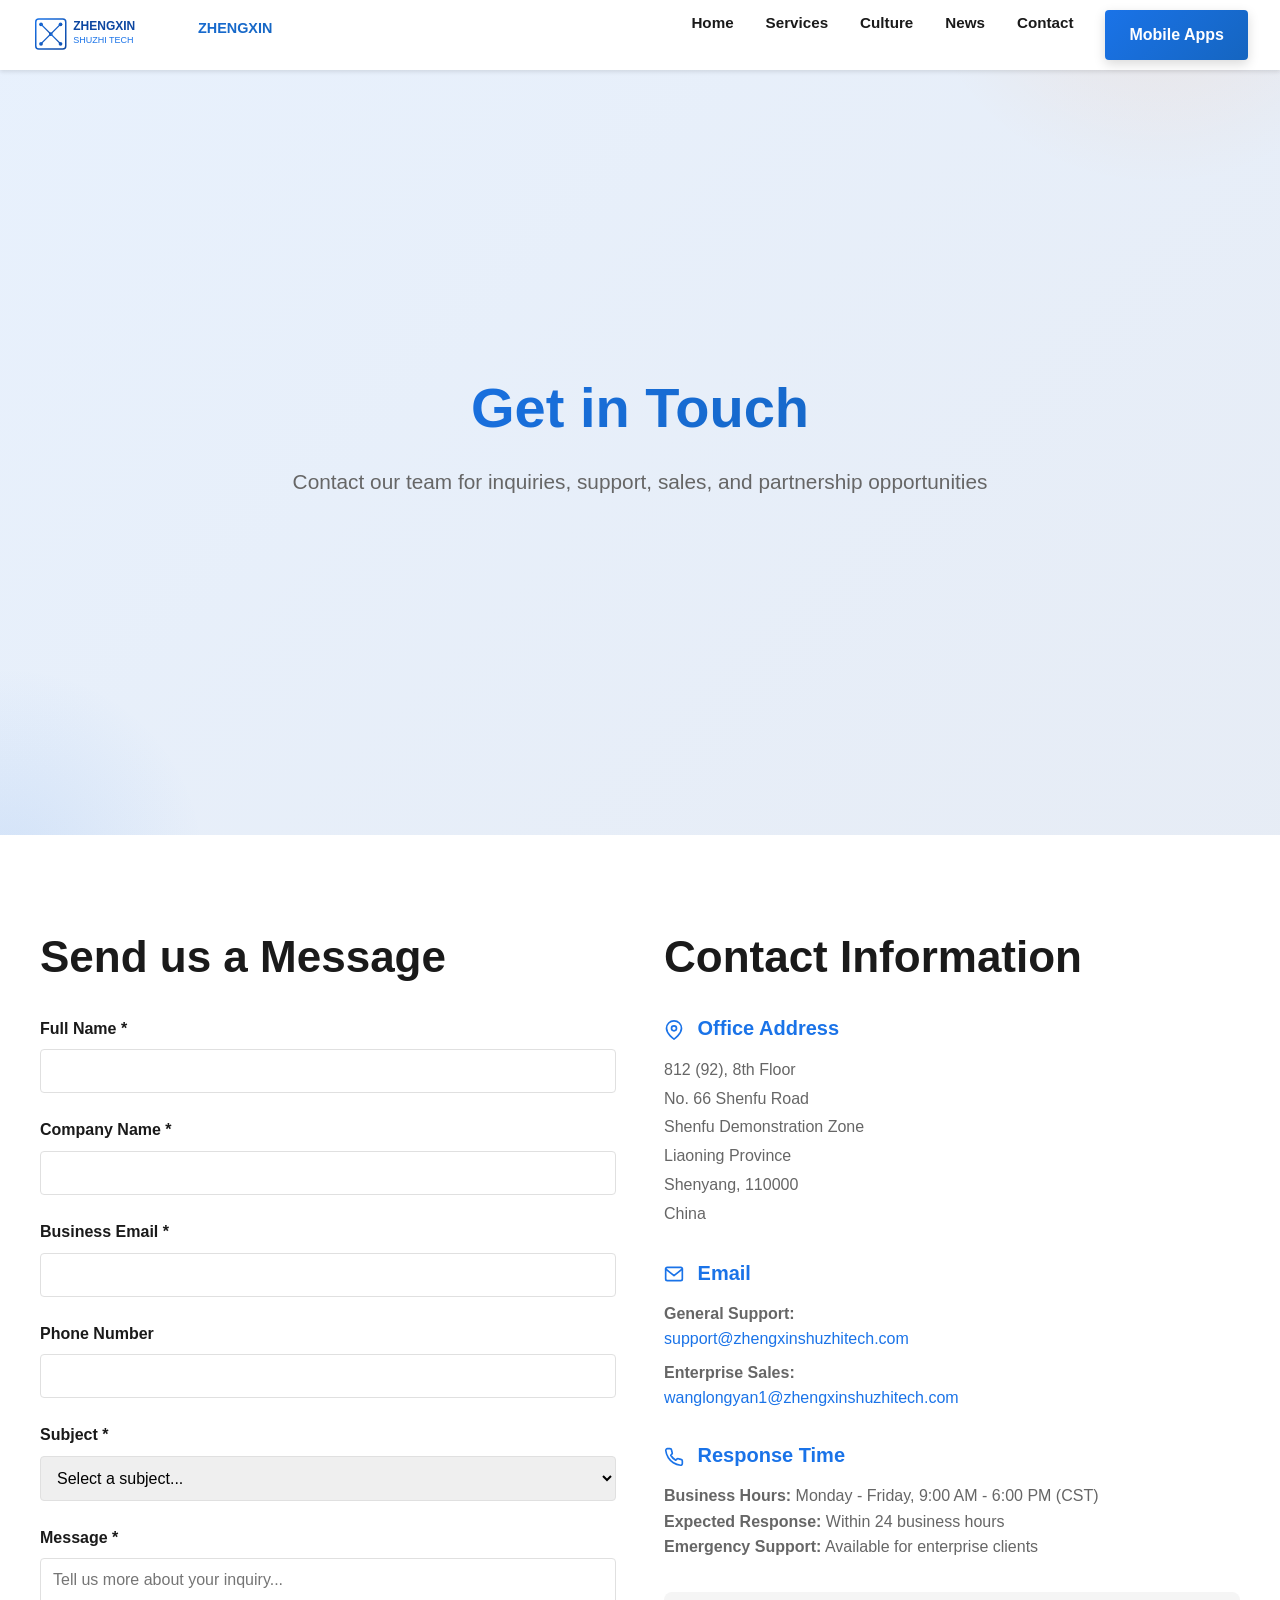
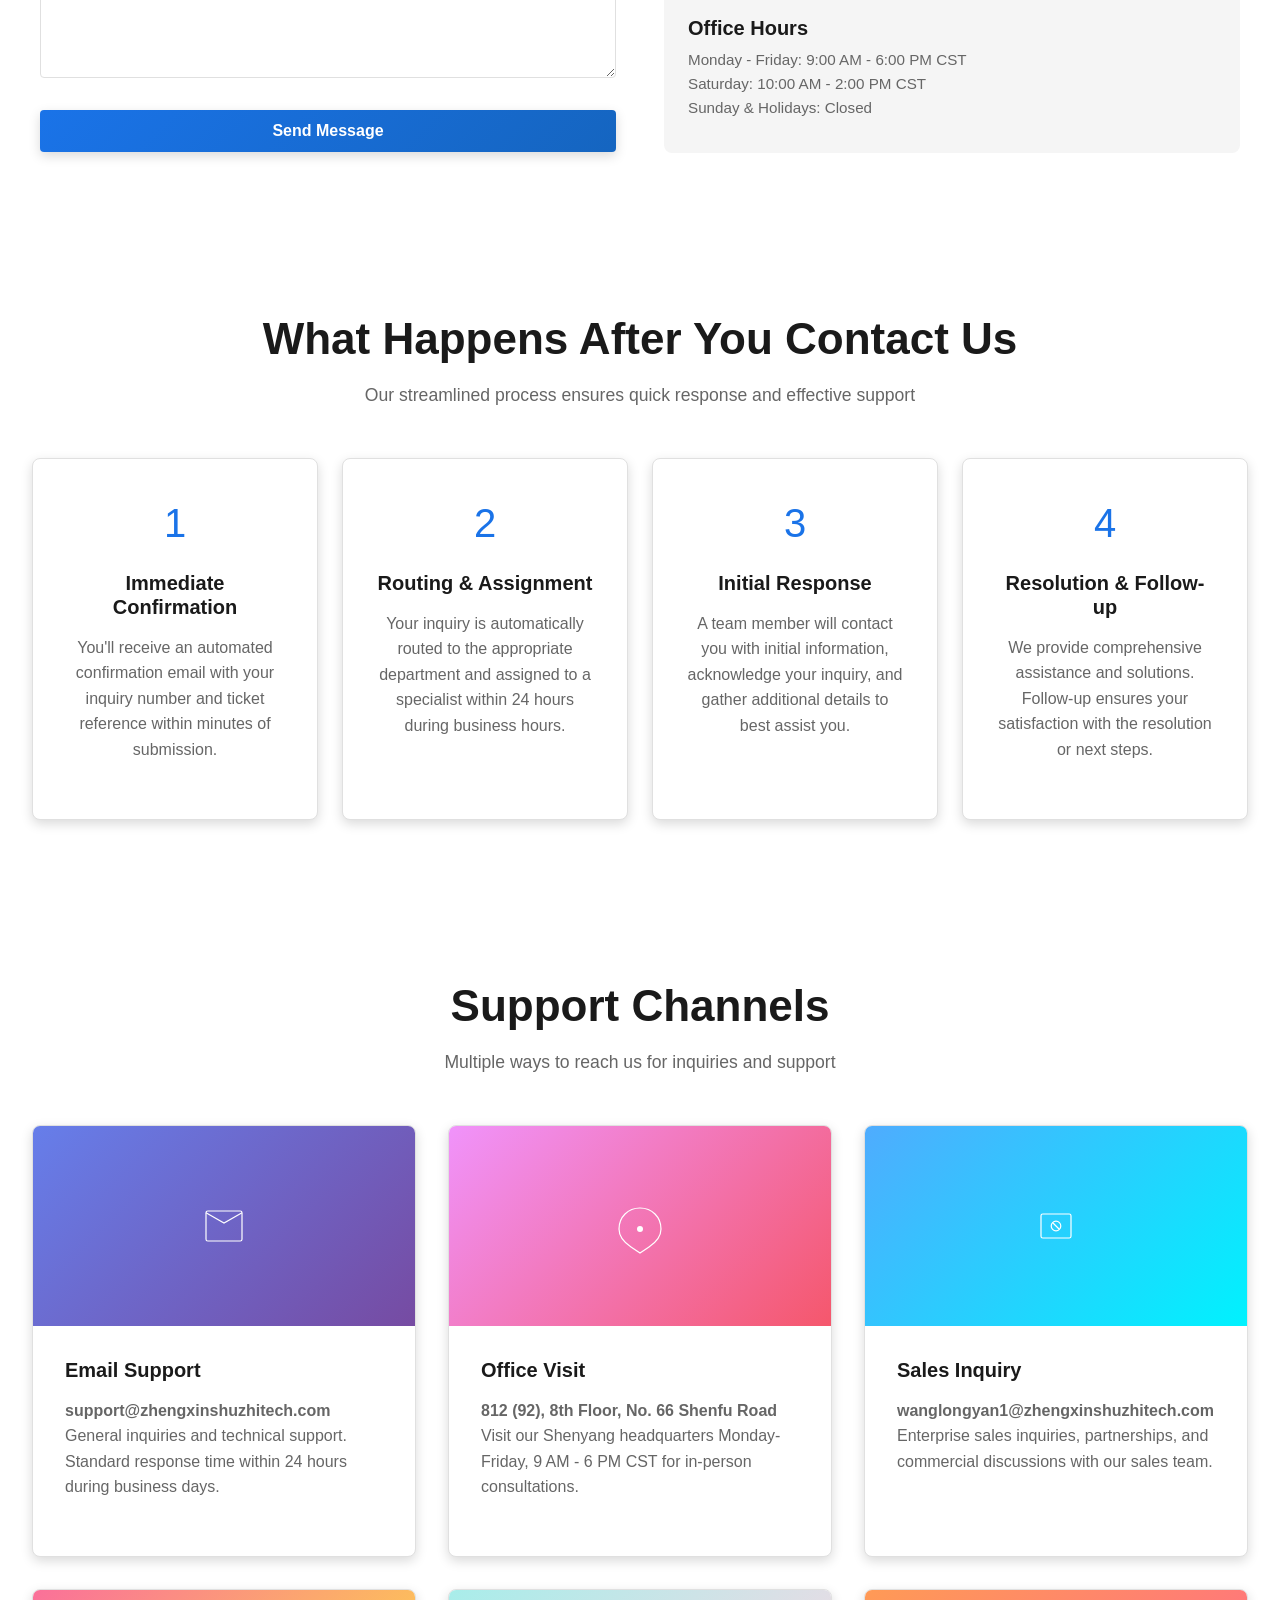
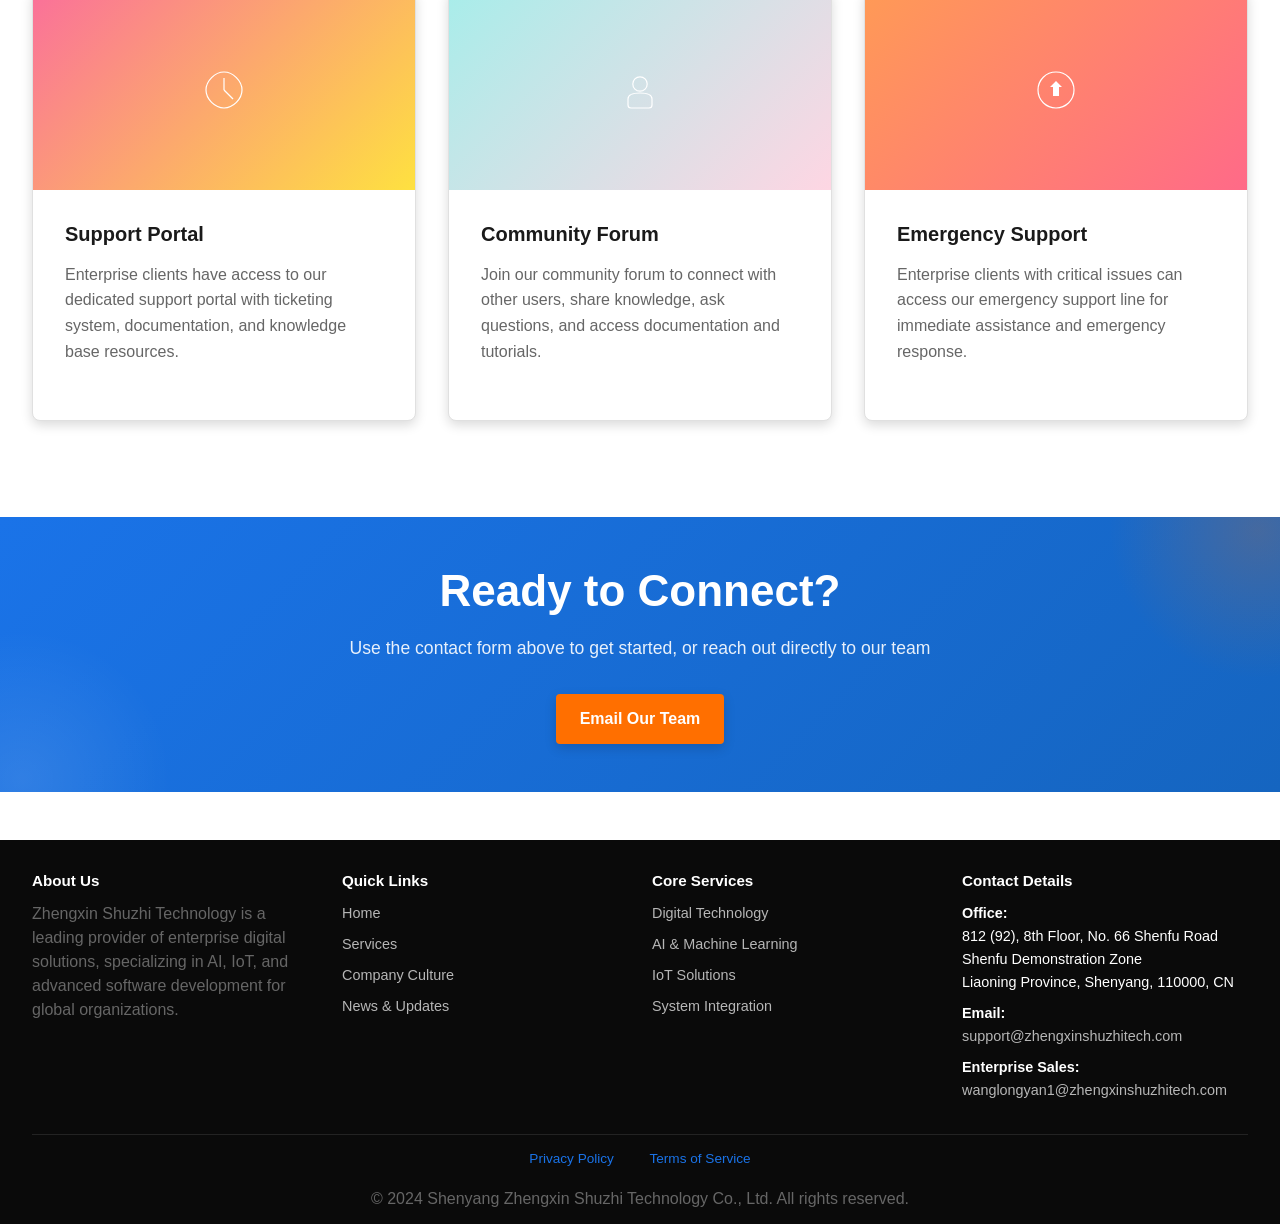
<file: contact.html>
<!DOCTYPE html>
<html lang="en">
<head>
  <meta charset="UTF-8">
  <meta name="viewport" content="width=device-width, initial-scale=1.0">
  <meta name="description" content="Contact Us - Get in touch with Zhengxin Shuzhi Technology for inquiries, support, and partnership opportunities">
  <meta name="keywords" content="contact, support, sales, inquiries, email, phone, office location, partnership">
  <meta name="author" content="Shenyang Zhengxin Shuzhi Technology Co., Ltd">
  <link rel="canonical" href="https://zhengxinshuzhitech.com/contact.html">
  <link rel="icon" type="image/svg+xml" href="images/favicon.svg">
  <link rel="stylesheet" href="css/style.css">
  <title>Contact Us - Zhengxin Shuzhi Technology</title>
</head>
<body>
  <!-- Header & Navigation -->
  <header>
    <nav class="navbar">
      <a href="index.html" class="logo">
        <img src="images/logo.svg" alt="Zhengxin Shuzhi Technology Logo">
        <span>
          <strong>ZHENGXIN</strong>
          <small>SHUZHI TECH</small>
        </span>
      </a>
      
      <nav>
        <ul>
          <li><a href="index.html">Home</a></li>
          <li><a href="services.html">Services</a></li>
          <li><a href="culture.html">Culture</a></li>
          <li><a href="news.html">News</a></li>
          <li><a href="contact.html">Contact</a></li>
          <li><a href="apps.html" class="btn btn-primary btn-small">Mobile Apps</a></li>
        </ul>
      </nav>

      <button class="mobile-toggle">
        <svg viewBox="0 0 24 24" fill="none" stroke="currentColor" stroke-width="2">
          <use href="images/icons.svg#icon-menu"></use>
        </svg>
      </button>
    </nav>
  </header>

  <!-- Hero Section -->
  <section class="hero">
    <div class="hero-content">
      <h1>Get in Touch</h1>
      <p class="subtitle">Contact our team for inquiries, support, sales, and partnership opportunities</p>
    </div>
  </section>

  <!-- Contact Section -->
  <section id="contact" class="scroll-reveal">
    <div style="max-width: 1200px; margin: 0 auto;">
      <div class="grid-2" style="gap: 3rem;">
        <!-- Contact Form -->
        <div>
          <h2>Send us a Message</h2>
          <form class="contact-form" style="margin-top: 2rem;">
            <div class="form-group">
              <label for="name">Full Name *</label>
              <input type="text" id="name" name="name" required>
            </div>

            <div class="form-group">
              <label for="company">Company Name *</label>
              <input type="text" id="company" name="company" required>
            </div>

            <div class="form-group">
              <label for="email">Business Email *</label>
              <input type="email" id="email" name="email" required>
            </div>

            <div class="form-group">
              <label for="phone">Phone Number</label>
              <input type="tel" id="phone" name="phone">
            </div>

            <div class="form-group">
              <label for="subject">Subject *</label>
              <select id="subject" name="subject" required style="width: 100%;">
                <option value="">Select a subject...</option>
                <option value="sales">Sales Inquiry</option>
                <option value="support">Technical Support</option>
                <option value="partnership">Partnership Opportunity</option>
                <option value="career">Career Inquiry</option>
                <option value="other">Other</option>
              </select>
            </div>

            <div class="form-group">
              <label for="message">Message *</label>
              <textarea id="message" name="message" required placeholder="Tell us more about your inquiry..."></textarea>
            </div>

            <button type="submit" class="btn btn-primary" style="width: 100%;">Send Message</button>
          </form>
        </div>

        <!-- Contact Information -->
        <div>
          <h2>Contact Information</h2>

          <div style="margin-top: 2rem;">
            <h4 style="margin-bottom: 1rem; color: var(--primary-blue);">
              <svg viewBox="0 0 24 24" fill="none" stroke="currentColor" stroke-width="2" style="width: 20px; height: 20px; display: inline; margin-right: 0.5rem; vertical-align: middle;">
                <use href="images/icons.svg#icon-location"></use>
              </svg>
              Office Address
            </h4>
            <p style="line-height: 1.8;">
              812 (92), 8th Floor<br>
              No. 66 Shenfu Road<br>
              Shenfu Demonstration Zone<br>
              Liaoning Province<br>
              Shenyang, 110000<br>
              China
            </p>
          </div>

          <div style="margin-top: 2rem;">
            <h4 style="margin-bottom: 1rem; color: var(--primary-blue);">
              <svg viewBox="0 0 24 24" fill="none" stroke="currentColor" stroke-width="2" style="width: 20px; height: 20px; display: inline; margin-right: 0.5rem; vertical-align: middle;">
                <use href="images/icons.svg#icon-email"></use>
              </svg>
              Email
            </h4>
            <p style="margin-bottom: 0.5rem;">
              <strong>General Support:</strong><br>
              <a href="mailto:support@zhengxinshuzhitech.com">support@zhengxinshuzhitech.com</a>
            </p>
            <p>
              <strong>Enterprise Sales:</strong><br>
              <a href="mailto:wanglongyan1@zhengxinshuzhitech.com">wanglongyan1@zhengxinshuzhitech.com</a>
            </p>
          </div>

          <div style="margin-top: 2rem;">
            <h4 style="margin-bottom: 1rem; color: var(--primary-blue);">
              <svg viewBox="0 0 24 24" fill="none" stroke="currentColor" stroke-width="2" style="width: 20px; height: 20px; display: inline; margin-right: 0.5rem; vertical-align: middle;">
                <use href="images/icons.svg#icon-phone"></use>
              </svg>
              Response Time
            </h4>
            <p>
              <strong>Business Hours:</strong> Monday - Friday, 9:00 AM - 6:00 PM (CST)<br>
              <strong>Expected Response:</strong> Within 24 business hours<br>
              <strong>Emergency Support:</strong> Available for enterprise clients
            </p>
          </div>

          <div style="margin-top: 2rem; padding: 1.5rem; background: var(--light-gray); border-radius: 8px;">
            <h4 style="margin-bottom: 0.5rem;">Office Hours</h4>
            <p style="margin: 0.5rem 0; font-size: 0.95rem;">
              Monday - Friday: 9:00 AM - 6:00 PM CST<br>
              Saturday: 10:00 AM - 2:00 PM CST<br>
              Sunday & Holidays: Closed
            </p>
          </div>
        </div>
      </div>
    </div>
  </section>

  <!-- What Happens After You Contact Us -->
  <section id="contact-process" class="scroll-reveal">
    <div class="section-title">
      <h2>What Happens After You Contact Us</h2>
      <p>Our streamlined process ensures quick response and effective support</p>
    </div>

    <div class="grid-4">
      <div class="card">
        <div class="card-content" style="text-align: center;">
          <div style="font-size: 2.5rem; color: var(--primary-blue); margin-bottom: 1rem;">1</div>
          <h4>Immediate Confirmation</h4>
          <p>You'll receive an automated confirmation email with your inquiry number and ticket reference within minutes of submission.</p>
        </div>
      </div>

      <div class="card">
        <div class="card-content" style="text-align: center;">
          <div style="font-size: 2.5rem; color: var(--primary-blue); margin-bottom: 1rem;">2</div>
          <h4>Routing & Assignment</h4>
          <p>Your inquiry is automatically routed to the appropriate department and assigned to a specialist within 24 hours during business hours.</p>
        </div>
      </div>

      <div class="card">
        <div class="card-content" style="text-align: center;">
          <div style="font-size: 2.5rem; color: var(--primary-blue); margin-bottom: 1rem;">3</div>
          <h4>Initial Response</h4>
          <p>A team member will contact you with initial information, acknowledge your inquiry, and gather additional details to best assist you.</p>
        </div>
      </div>

      <div class="card">
        <div class="card-content" style="text-align: center;">
          <div style="font-size: 2.5rem; color: var(--primary-blue); margin-bottom: 1rem;">4</div>
          <h4>Resolution & Follow-up</h4>
          <p>We provide comprehensive assistance and solutions. Follow-up ensures your satisfaction with the resolution or next steps.</p>
        </div>
      </div>
    </div>
  </section>

  <!-- Support Channels -->
  <section id="support-channels" class="scroll-reveal">
    <div class="section-title">
      <h2>Support Channels</h2>
      <p>Multiple ways to reach us for inquiries and support</p>
    </div>

    <div class="grid-3">
      <div class="card">
        <div class="card-image" style="background: linear-gradient(135deg, #667eea 0%, #764ba2 100%); display: flex; align-items: center; justify-content: center;">
          <svg viewBox="0 0 100 100" xmlns="http://www.w3.org/2000/svg" width="60" height="60" fill="white">
            <rect x="20" y="25" width="60" height="50" rx="3" stroke="white" fill="none" stroke-width="2"/>
            <path d="M20 28 L50 45 L80 28" stroke="white" fill="none" stroke-width="2"/>
          </svg>
        </div>
        <div class="card-content">
          <h4>Email Support</h4>
          <p><strong>support@zhengxinshuzhitech.com</strong><br>
          General inquiries and technical support. Standard response time within 24 hours during business days.</p>
        </div>
      </div>

      <div class="card">
        <div class="card-image" style="background: linear-gradient(135deg, #f093fb 0%, #f5576c 100%); display: flex; align-items: center; justify-content: center;">
          <svg viewBox="0 0 100 100" xmlns="http://www.w3.org/2000/svg" width="60" height="60" fill="white">
            <path d="M50 20 C30 20 15 35 15 55 C15 65 20 75 35 85 L50 95 L65 85 C80 75 85 65 85 55 C85 35 70 20 50 20" stroke="white" fill="none" stroke-width="2"/>
            <circle cx="50" cy="55" r="5" fill="white"/>
          </svg>
        </div>
        <div class="card-content">
          <h4>Office Visit</h4>
          <p><strong>812 (92), 8th Floor, No. 66 Shenfu Road</strong><br>
          Visit our Shenyang headquarters Monday-Friday, 9 AM - 6 PM CST for in-person consultations.</p>
        </div>
      </div>

      <div class="card">
        <div class="card-image" style="background: linear-gradient(135deg, #4facfe 0%, #00f2fe 100%); display: flex; align-items: center; justify-content: center;">
          <svg viewBox="0 0 100 100" xmlns="http://www.w3.org/2000/svg" width="60" height="60" fill="white">
            <rect x="25" y="30" width="50" height="40" rx="3" stroke="white" fill="none" stroke-width="2"/>
            <circle cx="50" cy="50" r="8" fill="none" stroke="white" stroke-width="2"/>
            <path d="M45 45 L55 55" stroke="white" stroke-width="2"/>
          </svg>
        </div>
        <div class="card-content">
          <h4>Sales Inquiry</h4>
          <p><strong>wanglongyan1@zhengxinshuzhitech.com</strong><br>
          Enterprise sales inquiries, partnerships, and commercial discussions with our sales team.</p>
        </div>
      </div>

      <div class="card">
        <div class="card-image" style="background: linear-gradient(135deg, #fa709a 0%, #fee140 100%); display: flex; align-items: center; justify-content: center;">
          <svg viewBox="0 0 100 100" xmlns="http://www.w3.org/2000/svg" width="60" height="60" fill="white">
            <path d="M20 50 C20 35 35 20 50 20 C65 20 80 35 80 50 C80 65 65 80 50 80 C35 80 20 65 20 50" stroke="white" fill="none" stroke-width="2"/>
            <line x1="50" y1="30" x2="50" y2="50" stroke="white" stroke-width="2"/>
            <line x1="50" y1="50" x2="65" y2="65" stroke="white" stroke-width="2"/>
          </svg>
        </div>
        <div class="card-content">
          <h4>Support Portal</h4>
          <p>Enterprise clients have access to our dedicated support portal with ticketing system, documentation, and knowledge base resources.</p>
        </div>
      </div>

      <div class="card">
        <div class="card-image" style="background: linear-gradient(135deg, #a8edea 0%, #fed6e3 100%); display: flex; align-items: center; justify-content: center;">
          <svg viewBox="0 0 100 100" xmlns="http://www.w3.org/2000/svg" width="60" height="60" fill="white">
            <circle cx="50" cy="40" r="12" stroke="white" fill="none" stroke-width="2"/>
            <path d="M30 65 Q30 55 50 55 Q70 55 70 65 L70 75 Q70 80 65 80 L35 80 Q30 80 30 75 Z" stroke="white" fill="none" stroke-width="2"/>
          </svg>
        </div>
        <div class="card-content">
          <h4>Community Forum</h4>
          <p>Join our community forum to connect with other users, share knowledge, ask questions, and access documentation and tutorials.</p>
        </div>
      </div>

      <div class="card">
        <div class="card-image" style="background: linear-gradient(135deg, #ff9a56 0%, #ff6a88 100%); display: flex; align-items: center; justify-content: center;">
          <svg viewBox="0 0 100 100" xmlns="http://www.w3.org/2000/svg" width="60" height="60" fill="white">
            <circle cx="50" cy="50" r="30" stroke="white" fill="none" stroke-width="2"/>
            <path d="M50 35 L60 45 L55 45 L55 60 L45 60 L45 45 L40 45 Z" fill="white"/>
          </svg>
        </div>
        <div class="card-content">
          <h4>Emergency Support</h4>
          <p>Enterprise clients with critical issues can access our emergency support line for immediate assistance and emergency response.</p>
        </div>
      </div>
    </div>
  </section>

  <!-- CTA Section -->
  <section class="cta">
    <div class="cta-content">
      <h2>Ready to Connect?</h2>
      <p>Use the contact form above to get started, or reach out directly to our team</p>
      <a href="mailto:support@zhengxinshuzhitech.com" class="btn btn-secondary">Email Our Team</a>
    </div>
  </section>

  <!-- Footer -->
  <footer>
    <div class="footer-content">
      <div class="footer-section">
        <h4>About Us</h4>
        <p>Zhengxin Shuzhi Technology is a leading provider of enterprise digital solutions, specializing in AI, IoT, and advanced software development for global organizations.</p>
      </div>

      <div class="footer-section">
        <h4>Quick Links</h4>
        <ul>
          <li><a href="index.html">Home</a></li>
          <li><a href="services.html">Services</a></li>
          <li><a href="culture.html">Company Culture</a></li>
          <li><a href="news.html">News & Updates</a></li>
        </ul>
      </div>

      <div class="footer-section">
        <h4>Core Services</h4>
        <ul>
          <li><a href="services.html">Digital Technology</a></li>
          <li><a href="services.html">AI & Machine Learning</a></li>
          <li><a href="services.html">IoT Solutions</a></li>
          <li><a href="services.html">System Integration</a></li>
        </ul>
      </div>

      <div class="footer-section">
        <h4>Contact Details</h4>
        <ul>
          <li>
            <strong>Office:</strong><br>
            812 (92), 8th Floor, No. 66 Shenfu Road<br>
            Shenfu Demonstration Zone<br>
            Liaoning Province, Shenyang, 110000, CN
          </li>
          <li><strong>Email:</strong><br><a href="mailto:support@zhengxinshuzhitech.com">support@zhengxinshuzhitech.com</a></li>
          <li><strong>Enterprise Sales:</strong><br><a href="mailto:wanglongyan1@zhengxinshuzhitech.com">wanglongyan1@zhengxinshuzhitech.com</a></li>
        </ul>
      </div>
    </div>

    <div class="footer-bottom">
      <div style="margin-bottom: 1rem;">
        <a href="privacy.html" style="margin-right: 2rem;">Privacy Policy</a>
        <a href="terms.html">Terms of Service</a>
      </div>
      <p>&copy; 2024 Shenyang Zhengxin Shuzhi Technology Co., Ltd. All rights reserved.</p>
    </div>
  </footer>

  <script src="js/main.js"></script>
</body>
</html>
</file>
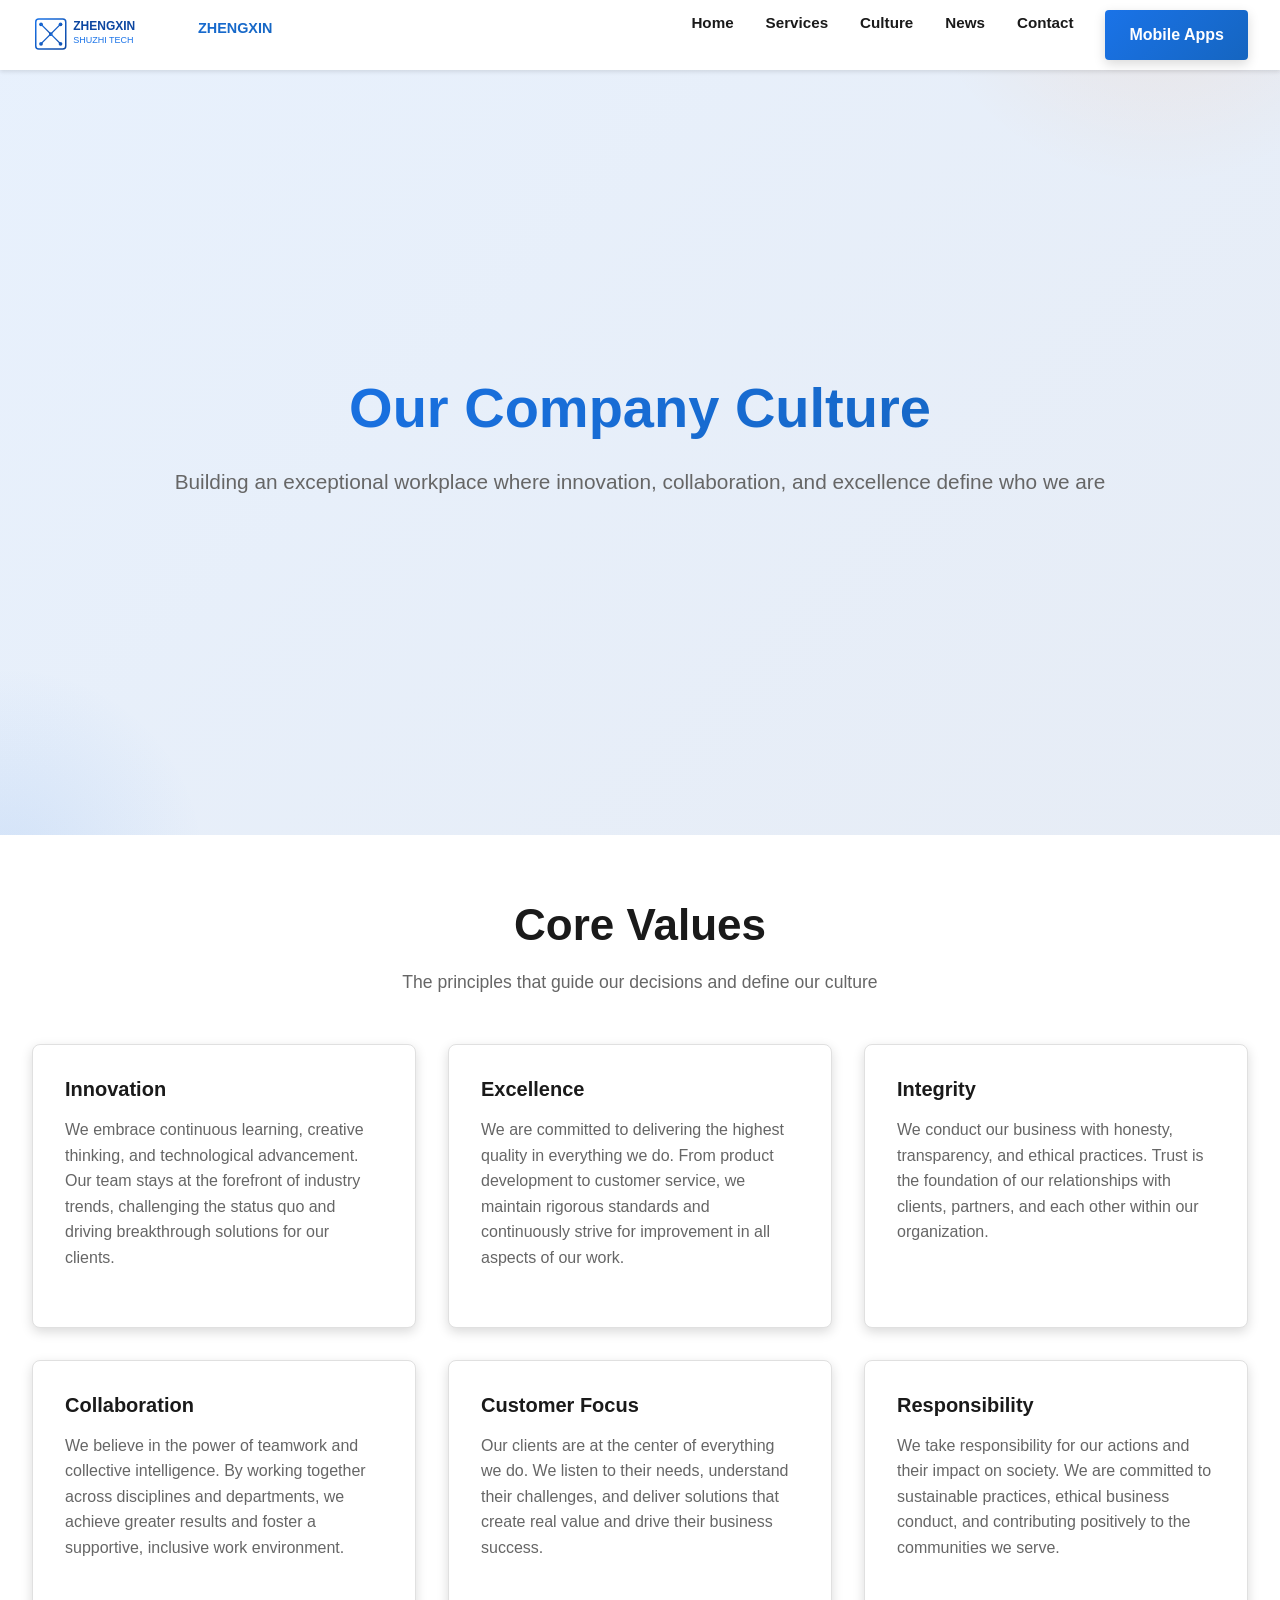
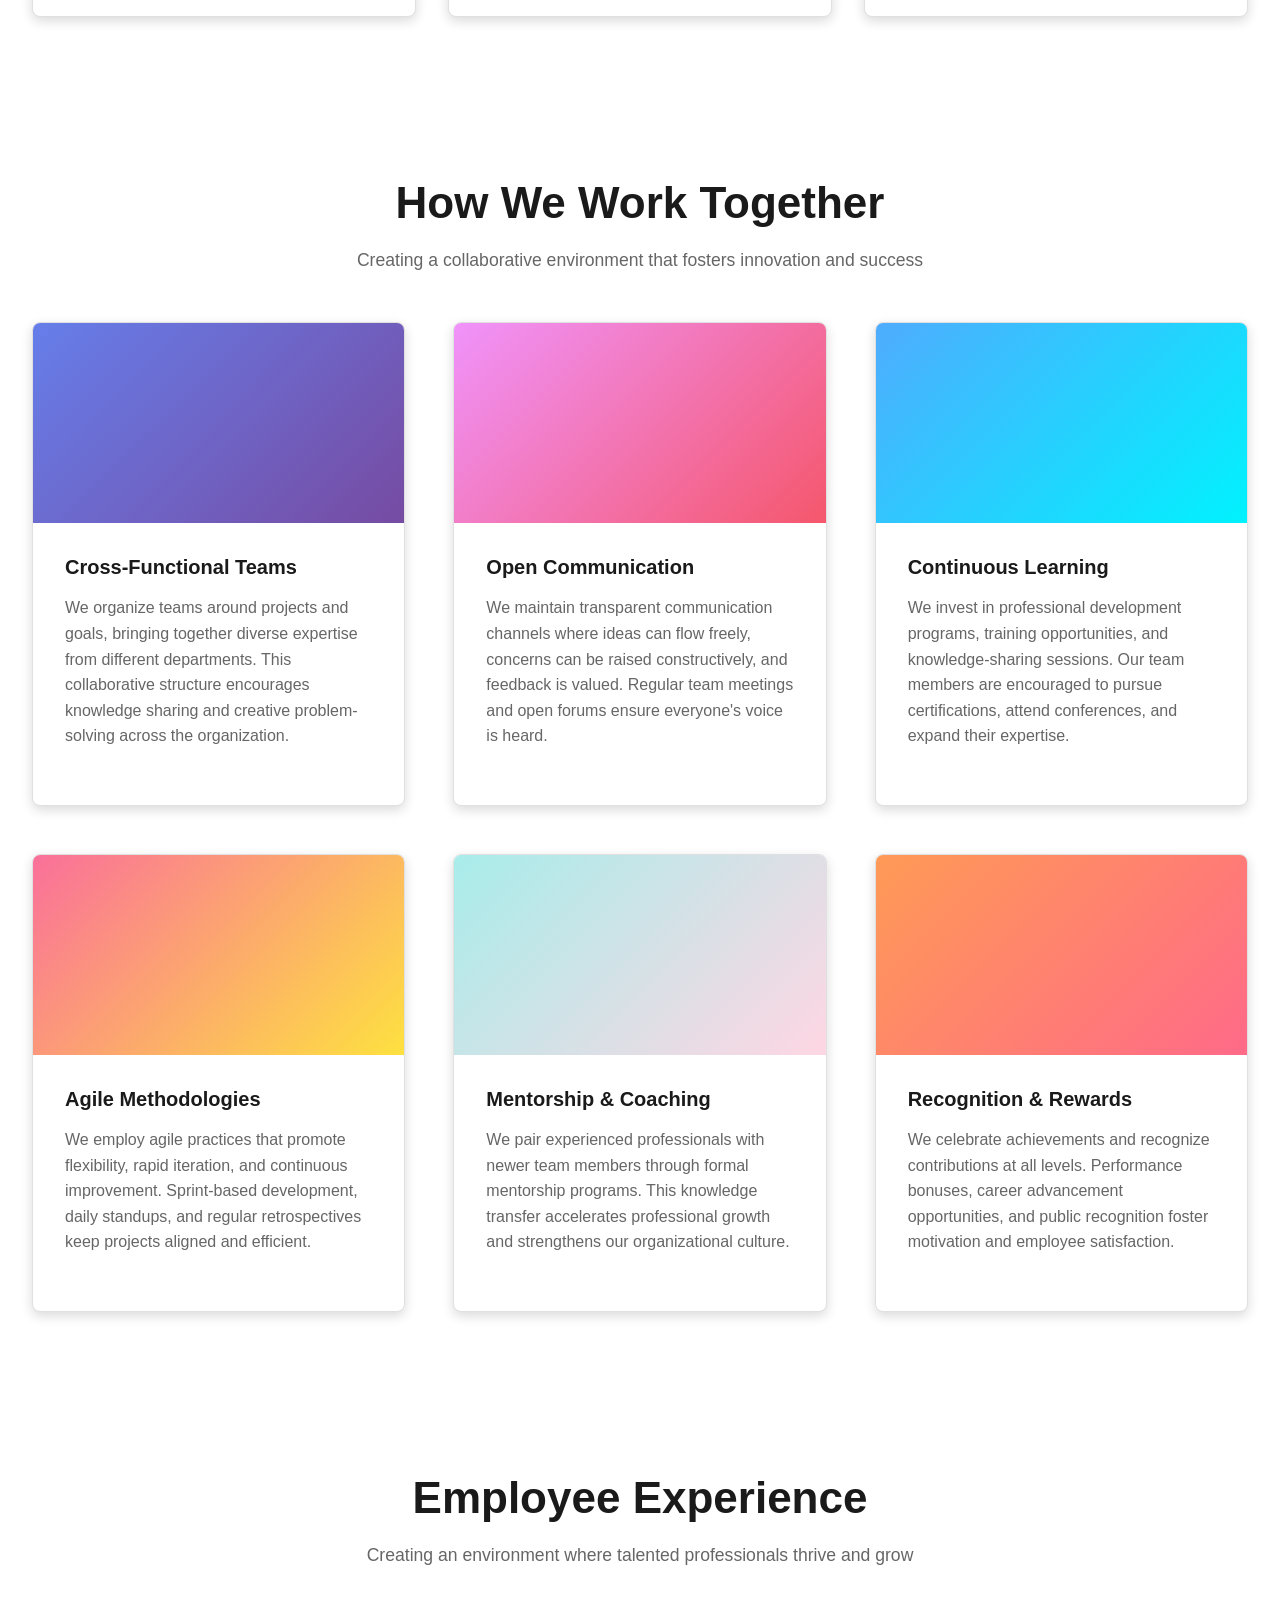
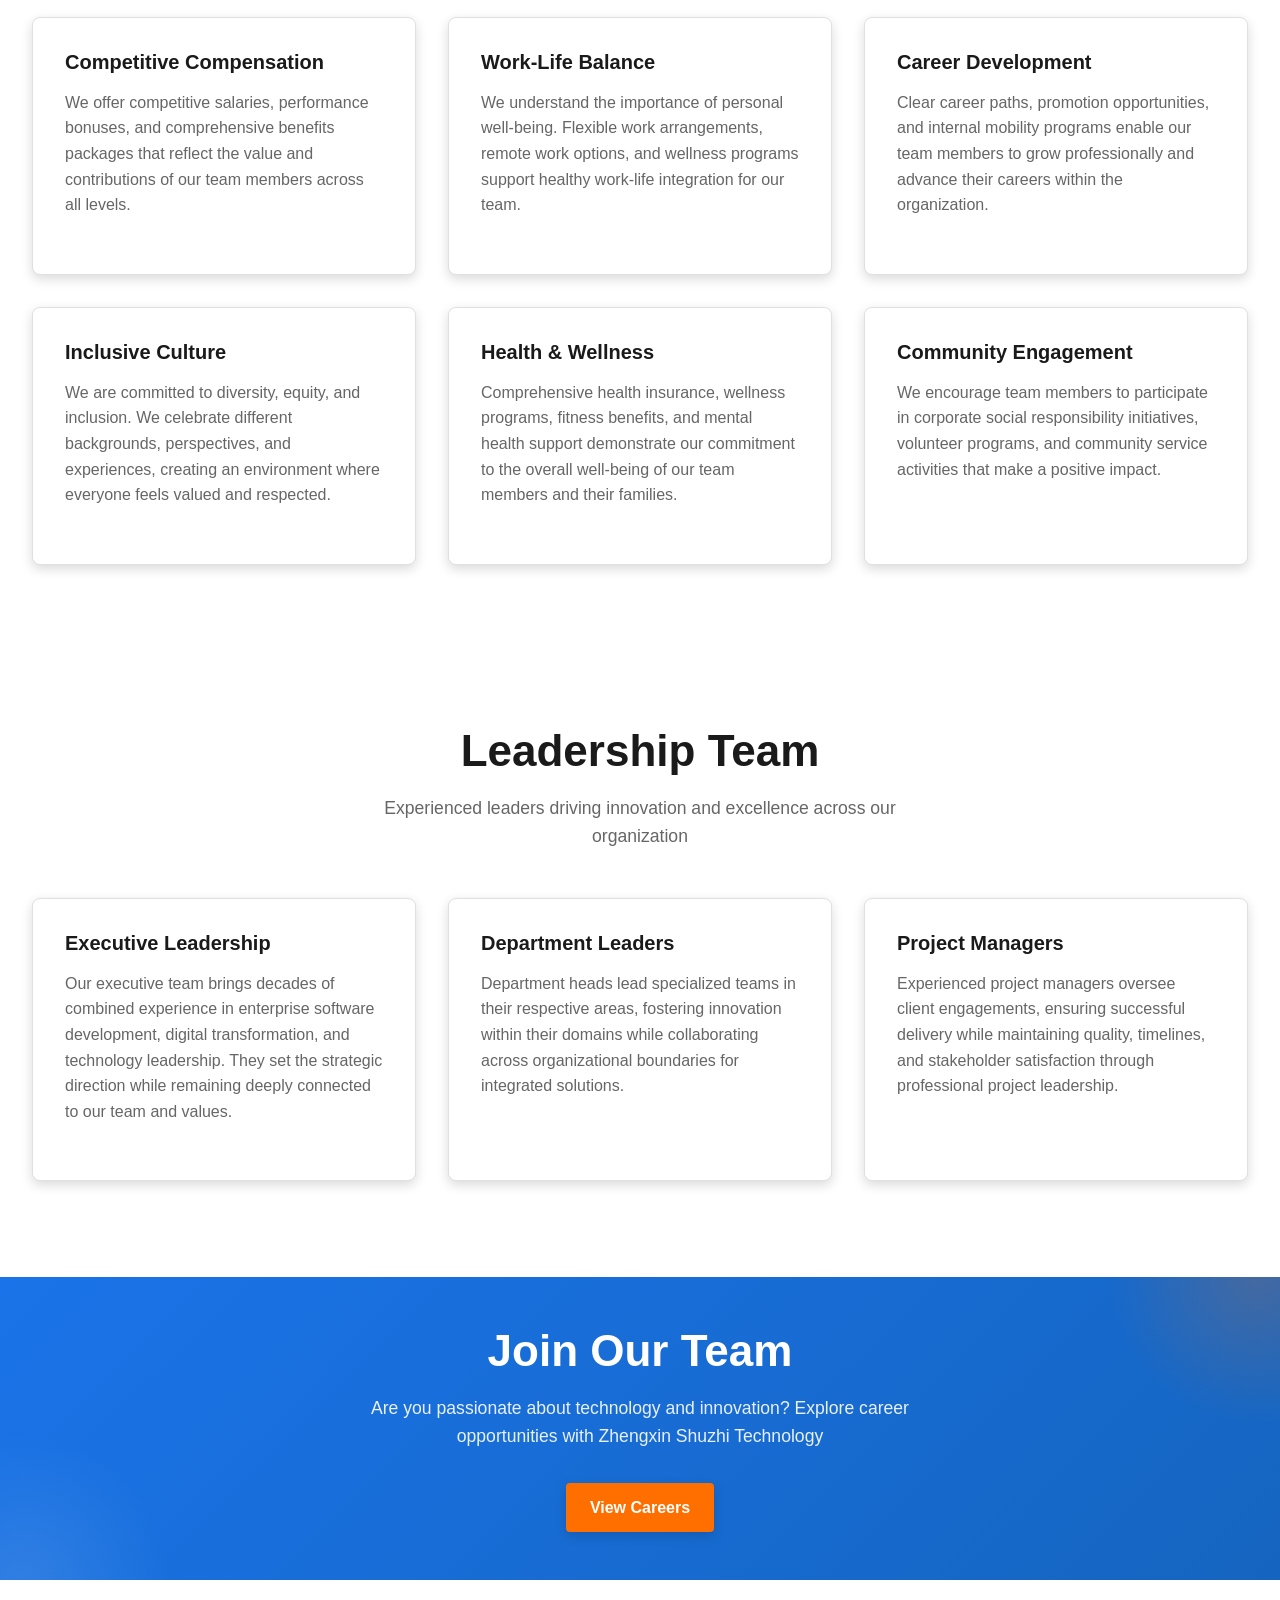
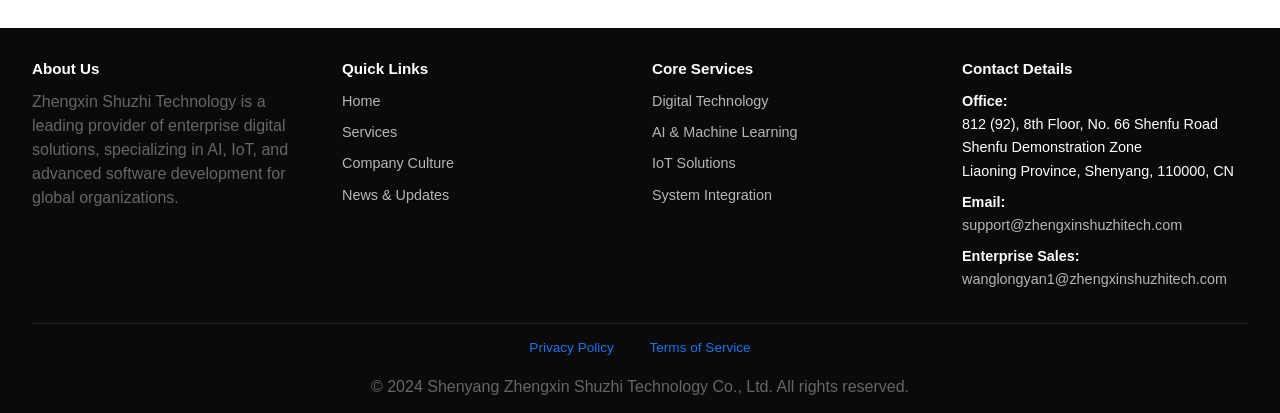
<file: culture.html>
<!DOCTYPE html>
<html lang="en">
<head>
  <meta charset="UTF-8">
  <meta name="viewport" content="width=device-width, initial-scale=1.0">
  <meta name="description" content="Company Culture & Values - Zhengxin Shuzhi Technology's commitment to innovation, excellence, and team collaboration">
  <meta name="keywords" content="company culture, values, team, careers, innovation, excellence, collaboration">
  <meta name="author" content="Shenyang Zhengxin Shuzhi Technology Co., Ltd">
  <link rel="canonical" href="https://zhengxinshuzhitech.com/culture.html">
  <link rel="icon" type="image/svg+xml" href="images/favicon.svg">
  <link rel="stylesheet" href="css/style.css">
  <title>Company Culture - Zhengxin Shuzhi Technology</title>
</head>
<body>
  <!-- Header & Navigation -->
  <header>
    <nav class="navbar">
      <a href="index.html" class="logo">
        <img src="images/logo.svg" alt="Zhengxin Shuzhi Technology Logo">
        <span>
          <strong>ZHENGXIN</strong>
          <small>SHUZHI TECH</small>
        </span>
      </a>
      
      <nav>
        <ul>
          <li><a href="index.html">Home</a></li>
          <li><a href="services.html">Services</a></li>
          <li><a href="culture.html">Culture</a></li>
          <li><a href="news.html">News</a></li>
          <li><a href="contact.html">Contact</a></li>
          <li><a href="apps.html" class="btn btn-primary btn-small">Mobile Apps</a></li>
        </ul>
      </nav>

      <button class="mobile-toggle">
        <svg viewBox="0 0 24 24" fill="none" stroke="currentColor" stroke-width="2">
          <use href="images/icons.svg#icon-menu"></use>
        </svg>
      </button>
    </nav>
  </header>

  <!-- Hero Section -->
  <section class="hero">
    <div class="hero-content">
      <h1>Our Company Culture</h1>
      <p class="subtitle">Building an exceptional workplace where innovation, collaboration, and excellence define who we are</p>
    </div>
  </section>

  <!-- Core Values -->
  <section id="core-values" class="scroll-reveal">
    <div class="section-title">
      <h2>Core Values</h2>
      <p>The principles that guide our decisions and define our culture</p>
    </div>

    <div class="grid-3">
      <div class="card">
        <div class="card-content">
          <h4>Innovation</h4>
          <p>We embrace continuous learning, creative thinking, and technological advancement. Our team stays at the forefront of industry trends, challenging the status quo and driving breakthrough solutions for our clients.</p>
        </div>
      </div>
      <div class="card">
        <div class="card-content">
          <h4>Excellence</h4>
          <p>We are committed to delivering the highest quality in everything we do. From product development to customer service, we maintain rigorous standards and continuously strive for improvement in all aspects of our work.</p>
        </div>
      </div>
      <div class="card">
        <div class="card-content">
          <h4>Integrity</h4>
          <p>We conduct our business with honesty, transparency, and ethical practices. Trust is the foundation of our relationships with clients, partners, and each other within our organization.</p>
        </div>
      </div>
      <div class="card">
        <div class="card-content">
          <h4>Collaboration</h4>
          <p>We believe in the power of teamwork and collective intelligence. By working together across disciplines and departments, we achieve greater results and foster a supportive, inclusive work environment.</p>
        </div>
      </div>
      <div class="card">
        <div class="card-content">
          <h4>Customer Focus</h4>
          <p>Our clients are at the center of everything we do. We listen to their needs, understand their challenges, and deliver solutions that create real value and drive their business success.</p>
        </div>
      </div>
      <div class="card">
        <div class="card-content">
          <h4>Responsibility</h4>
          <p>We take responsibility for our actions and their impact on society. We are committed to sustainable practices, ethical business conduct, and contributing positively to the communities we serve.</p>
        </div>
      </div>
    </div>
  </section>

  <!-- How We Work Together -->
  <section id="team-collaboration" class="scroll-reveal">
    <div class="section-title">
      <h2>How We Work Together</h2>
      <p>Creating a collaborative environment that fosters innovation and success</p>
    </div>

    <div class="grid-2">
      <div class="card">
        <div class="card-image" style="background: linear-gradient(135deg, #667eea 0%, #764ba2 100%);"></div>
        <div class="card-content">
          <h4>Cross-Functional Teams</h4>
          <p>We organize teams around projects and goals, bringing together diverse expertise from different departments. This collaborative structure encourages knowledge sharing and creative problem-solving across the organization.</p>
        </div>
      </div>

      <div class="card">
        <div class="card-image" style="background: linear-gradient(135deg, #f093fb 0%, #f5576c 100%);"></div>
        <div class="card-content">
          <h4>Open Communication</h4>
          <p>We maintain transparent communication channels where ideas can flow freely, concerns can be raised constructively, and feedback is valued. Regular team meetings and open forums ensure everyone's voice is heard.</p>
        </div>
      </div>

      <div class="card">
        <div class="card-image" style="background: linear-gradient(135deg, #4facfe 0%, #00f2fe 100%);"></div>
        <div class="card-content">
          <h4>Continuous Learning</h4>
          <p>We invest in professional development programs, training opportunities, and knowledge-sharing sessions. Our team members are encouraged to pursue certifications, attend conferences, and expand their expertise.</p>
        </div>
      </div>

      <div class="card">
        <div class="card-image" style="background: linear-gradient(135deg, #fa709a 0%, #fee140 100%);"></div>
        <div class="card-content">
          <h4>Agile Methodologies</h4>
          <p>We employ agile practices that promote flexibility, rapid iteration, and continuous improvement. Sprint-based development, daily standups, and regular retrospectives keep projects aligned and efficient.</p>
        </div>
      </div>

      <div class="card">
        <div class="card-image" style="background: linear-gradient(135deg, #a8edea 0%, #fed6e3 100%);"></div>
        <div class="card-content">
          <h4>Mentorship & Coaching</h4>
          <p>We pair experienced professionals with newer team members through formal mentorship programs. This knowledge transfer accelerates professional growth and strengthens our organizational culture.</p>
        </div>
      </div>

      <div class="card">
        <div class="card-image" style="background: linear-gradient(135deg, #ff9a56 0%, #ff6a88 100%);"></div>
        <div class="card-content">
          <h4>Recognition & Rewards</h4>
          <p>We celebrate achievements and recognize contributions at all levels. Performance bonuses, career advancement opportunities, and public recognition foster motivation and employee satisfaction.</p>
        </div>
      </div>
    </div>
  </section>

  <!-- Employee Experience -->
  <section id="employee-experience" class="scroll-reveal">
    <div class="section-title">
      <h2>Employee Experience</h2>
      <p>Creating an environment where talented professionals thrive and grow</p>
    </div>

    <div class="grid-3">
      <div class="card">
        <div class="card-content">
          <h4>Competitive Compensation</h4>
          <p>We offer competitive salaries, performance bonuses, and comprehensive benefits packages that reflect the value and contributions of our team members across all levels.</p>
        </div>
      </div>
      <div class="card">
        <div class="card-content">
          <h4>Work-Life Balance</h4>
          <p>We understand the importance of personal well-being. Flexible work arrangements, remote work options, and wellness programs support healthy work-life integration for our team.</p>
        </div>
      </div>
      <div class="card">
        <div class="card-content">
          <h4>Career Development</h4>
          <p>Clear career paths, promotion opportunities, and internal mobility programs enable our team members to grow professionally and advance their careers within the organization.</p>
        </div>
      </div>
      <div class="card">
        <div class="card-content">
          <h4>Inclusive Culture</h4>
          <p>We are committed to diversity, equity, and inclusion. We celebrate different backgrounds, perspectives, and experiences, creating an environment where everyone feels valued and respected.</p>
        </div>
      </div>
      <div class="card">
        <div class="card-content">
          <h4>Health & Wellness</h4>
          <p>Comprehensive health insurance, wellness programs, fitness benefits, and mental health support demonstrate our commitment to the overall well-being of our team members and their families.</p>
        </div>
      </div>
      <div class="card">
        <div class="card-content">
          <h4>Community Engagement</h4>
          <p>We encourage team members to participate in corporate social responsibility initiatives, volunteer programs, and community service activities that make a positive impact.</p>
        </div>
      </div>
    </div>
  </section>

  <!-- Leadership -->
  <section id="leadership" class="scroll-reveal">
    <div class="section-title">
      <h2>Leadership Team</h2>
      <p>Experienced leaders driving innovation and excellence across our organization</p>
    </div>

    <div class="grid-3">
      <div class="card">
        <div class="card-content">
          <h4>Executive Leadership</h4>
          <p>Our executive team brings decades of combined experience in enterprise software development, digital transformation, and technology leadership. They set the strategic direction while remaining deeply connected to our team and values.</p>
        </div>
      </div>
      <div class="card">
        <div class="card-content">
          <h4>Department Leaders</h4>
          <p>Department heads lead specialized teams in their respective areas, fostering innovation within their domains while collaborating across organizational boundaries for integrated solutions.</p>
        </div>
      </div>
      <div class="card">
        <div class="card-content">
          <h4>Project Managers</h4>
          <p>Experienced project managers oversee client engagements, ensuring successful delivery while maintaining quality, timelines, and stakeholder satisfaction through professional project leadership.</p>
        </div>
      </div>
    </div>
  </section>

  <!-- CTA Section -->
  <section class="cta">
    <div class="cta-content">
      <h2>Join Our Team</h2>
      <p>Are you passionate about technology and innovation? Explore career opportunities with Zhengxin Shuzhi Technology</p>
      <a href="contact.html" class="btn btn-secondary">View Careers</a>
    </div>
  </section>

  <!-- Footer -->
  <footer>
    <div class="footer-content">
      <div class="footer-section">
        <h4>About Us</h4>
        <p>Zhengxin Shuzhi Technology is a leading provider of enterprise digital solutions, specializing in AI, IoT, and advanced software development for global organizations.</p>
      </div>

      <div class="footer-section">
        <h4>Quick Links</h4>
        <ul>
          <li><a href="index.html">Home</a></li>
          <li><a href="services.html">Services</a></li>
          <li><a href="culture.html">Company Culture</a></li>
          <li><a href="news.html">News & Updates</a></li>
        </ul>
      </div>

      <div class="footer-section">
        <h4>Core Services</h4>
        <ul>
          <li><a href="services.html">Digital Technology</a></li>
          <li><a href="services.html">AI & Machine Learning</a></li>
          <li><a href="services.html">IoT Solutions</a></li>
          <li><a href="services.html">System Integration</a></li>
        </ul>
      </div>

      <div class="footer-section">
        <h4>Contact Details</h4>
        <ul>
          <li>
            <strong>Office:</strong><br>
            812 (92), 8th Floor, No. 66 Shenfu Road<br>
            Shenfu Demonstration Zone<br>
            Liaoning Province, Shenyang, 110000, CN
          </li>
          <li><strong>Email:</strong><br><a href="mailto:support@zhengxinshuzhitech.com">support@zhengxinshuzhitech.com</a></li>
          <li><strong>Enterprise Sales:</strong><br><a href="mailto:wanglongyan1@zhengxinshuzhitech.com">wanglongyan1@zhengxinshuzhitech.com</a></li>
        </ul>
      </div>
    </div>

    <div class="footer-bottom">
      <div style="margin-bottom: 1rem;">
        <a href="privacy.html" style="margin-right: 2rem;">Privacy Policy</a>
        <a href="terms.html">Terms of Service</a>
      </div>
      <p>&copy; 2024 Shenyang Zhengxin Shuzhi Technology Co., Ltd. All rights reserved.</p>
    </div>
  </footer>

  <script src="js/main.js"></script>
</body>
</html>
</file>
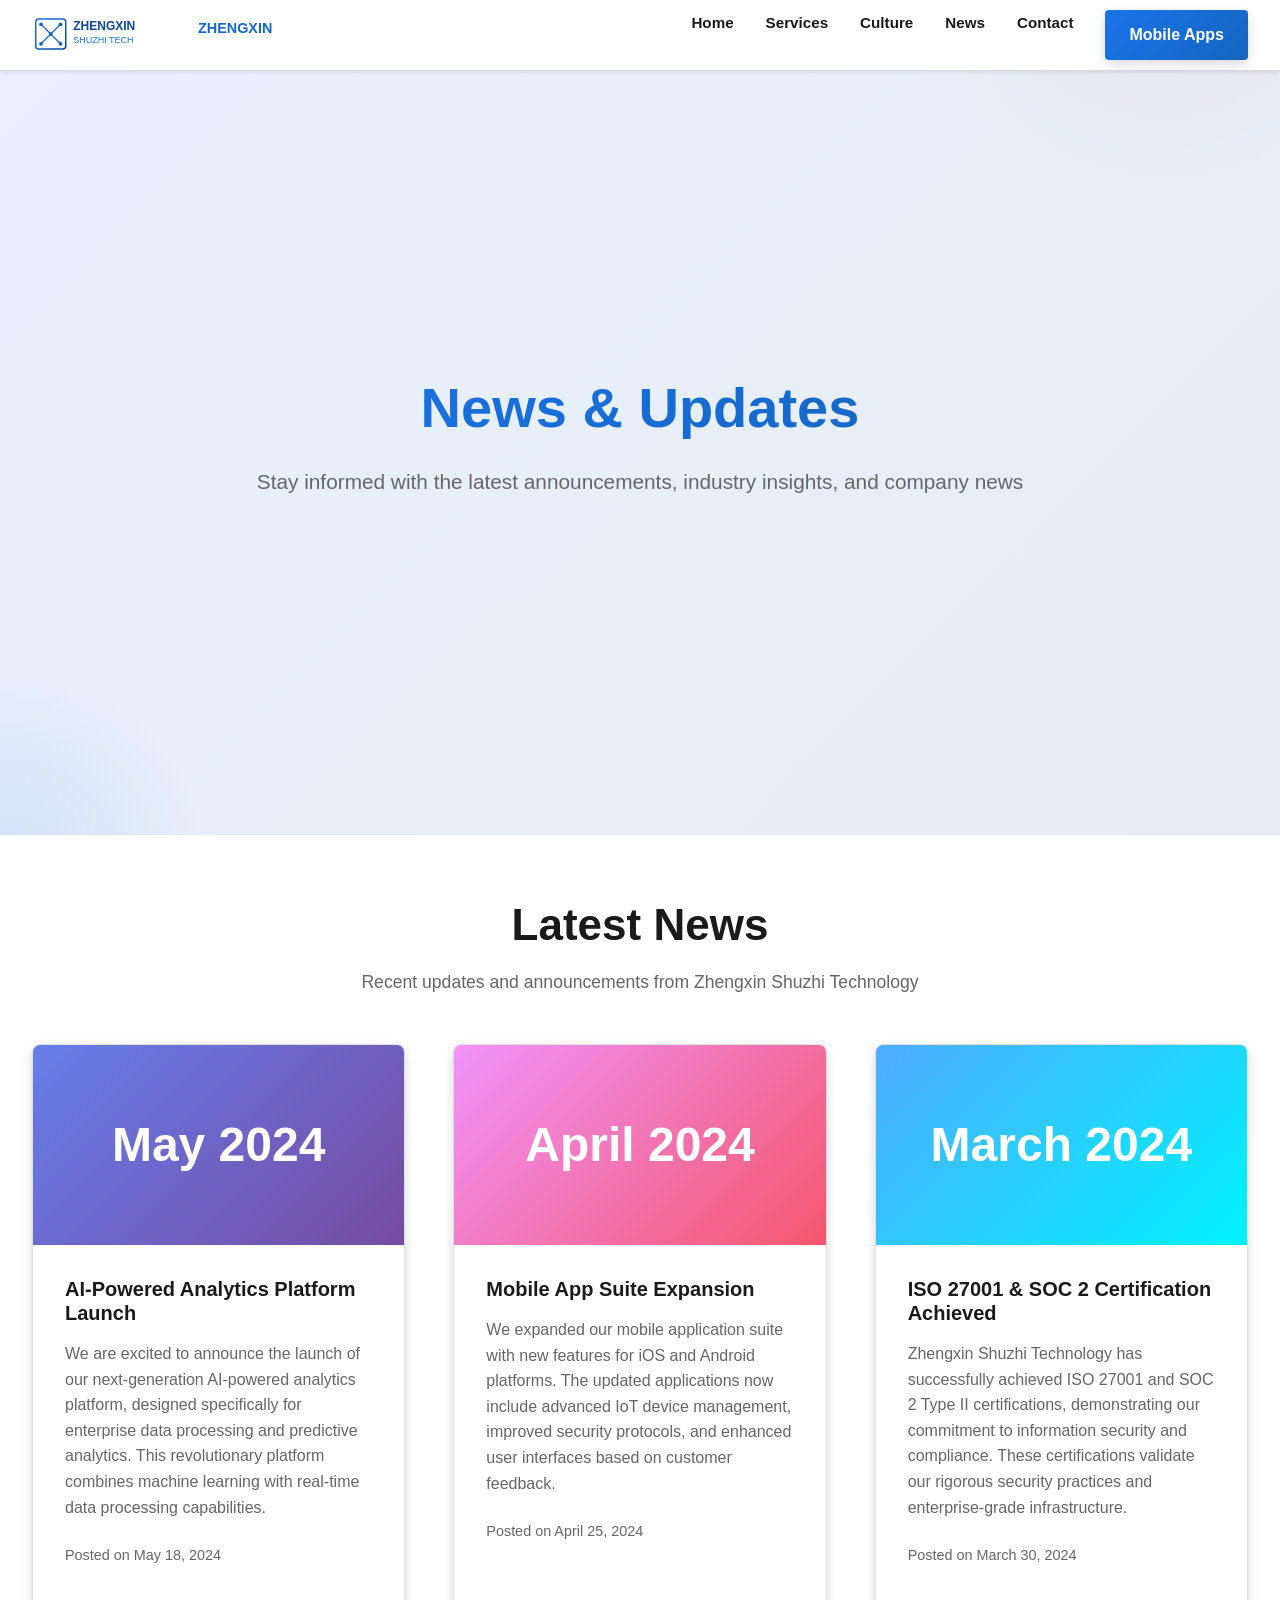
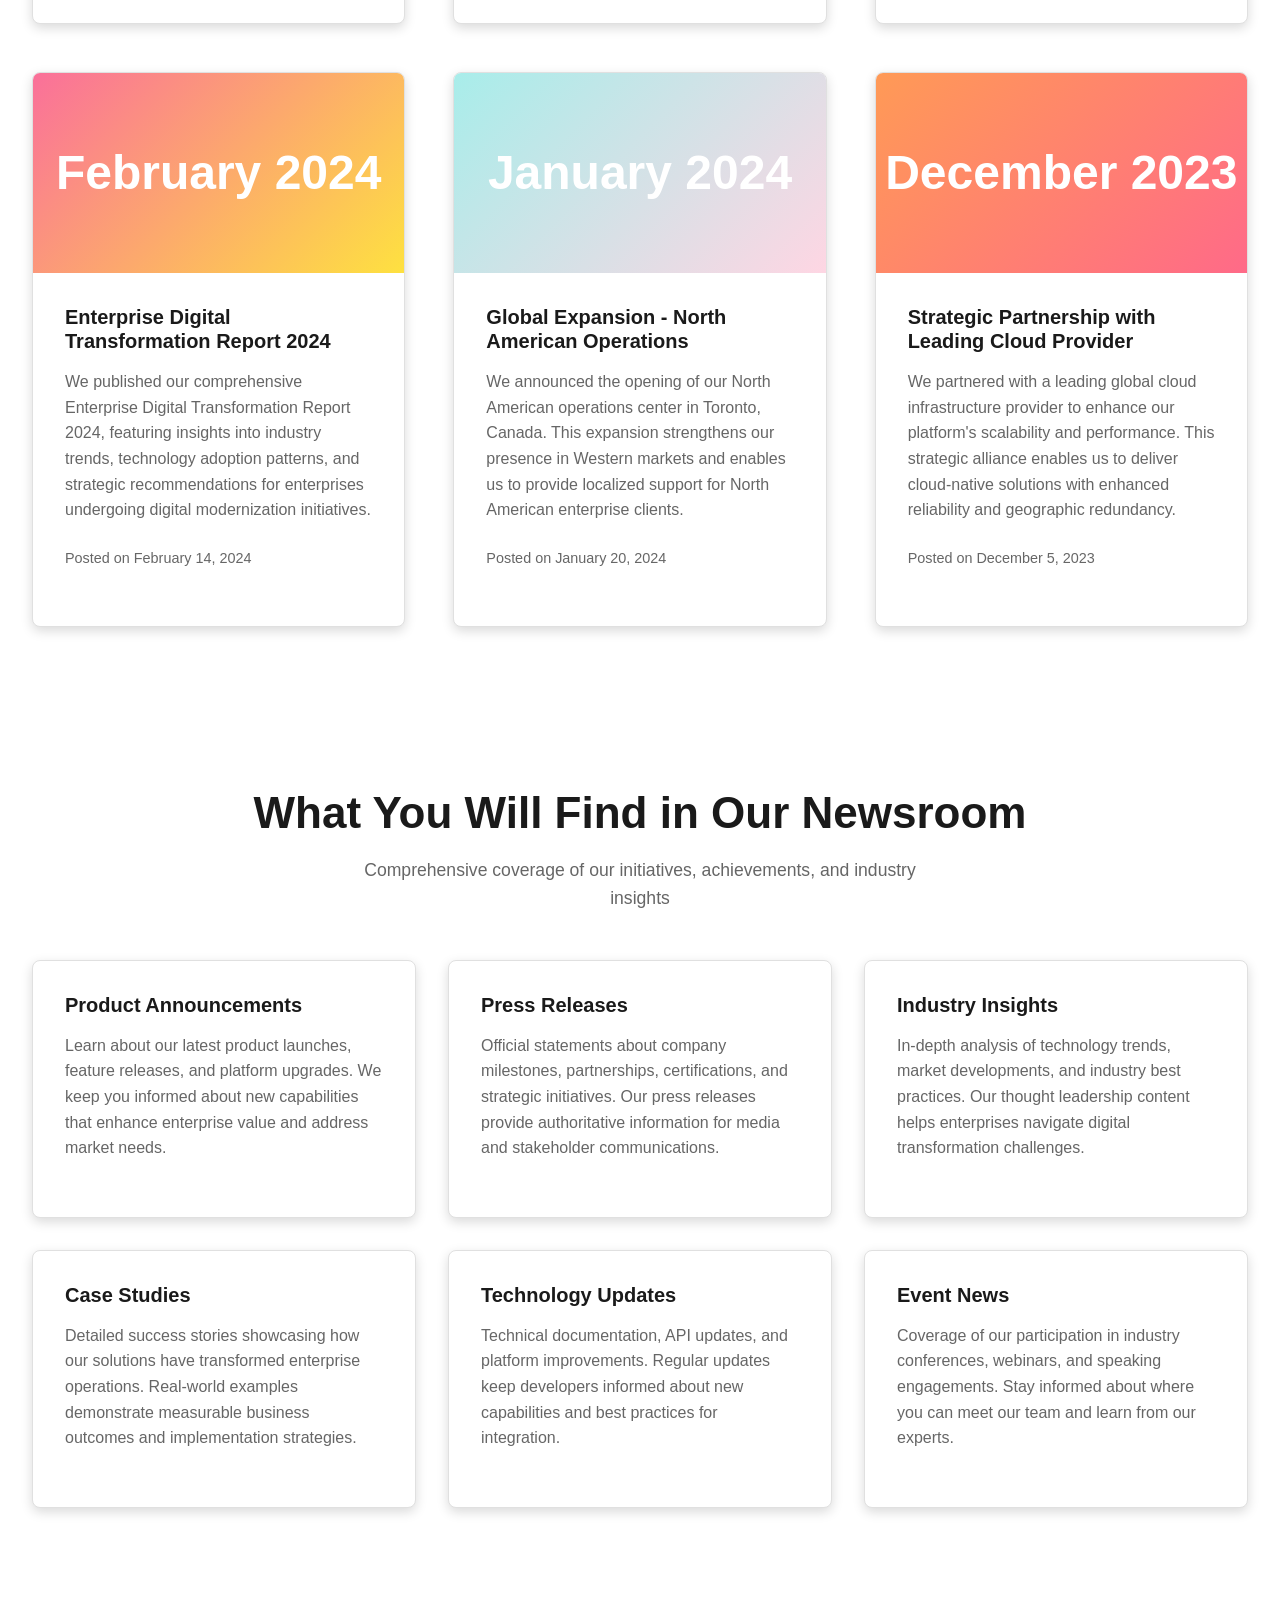
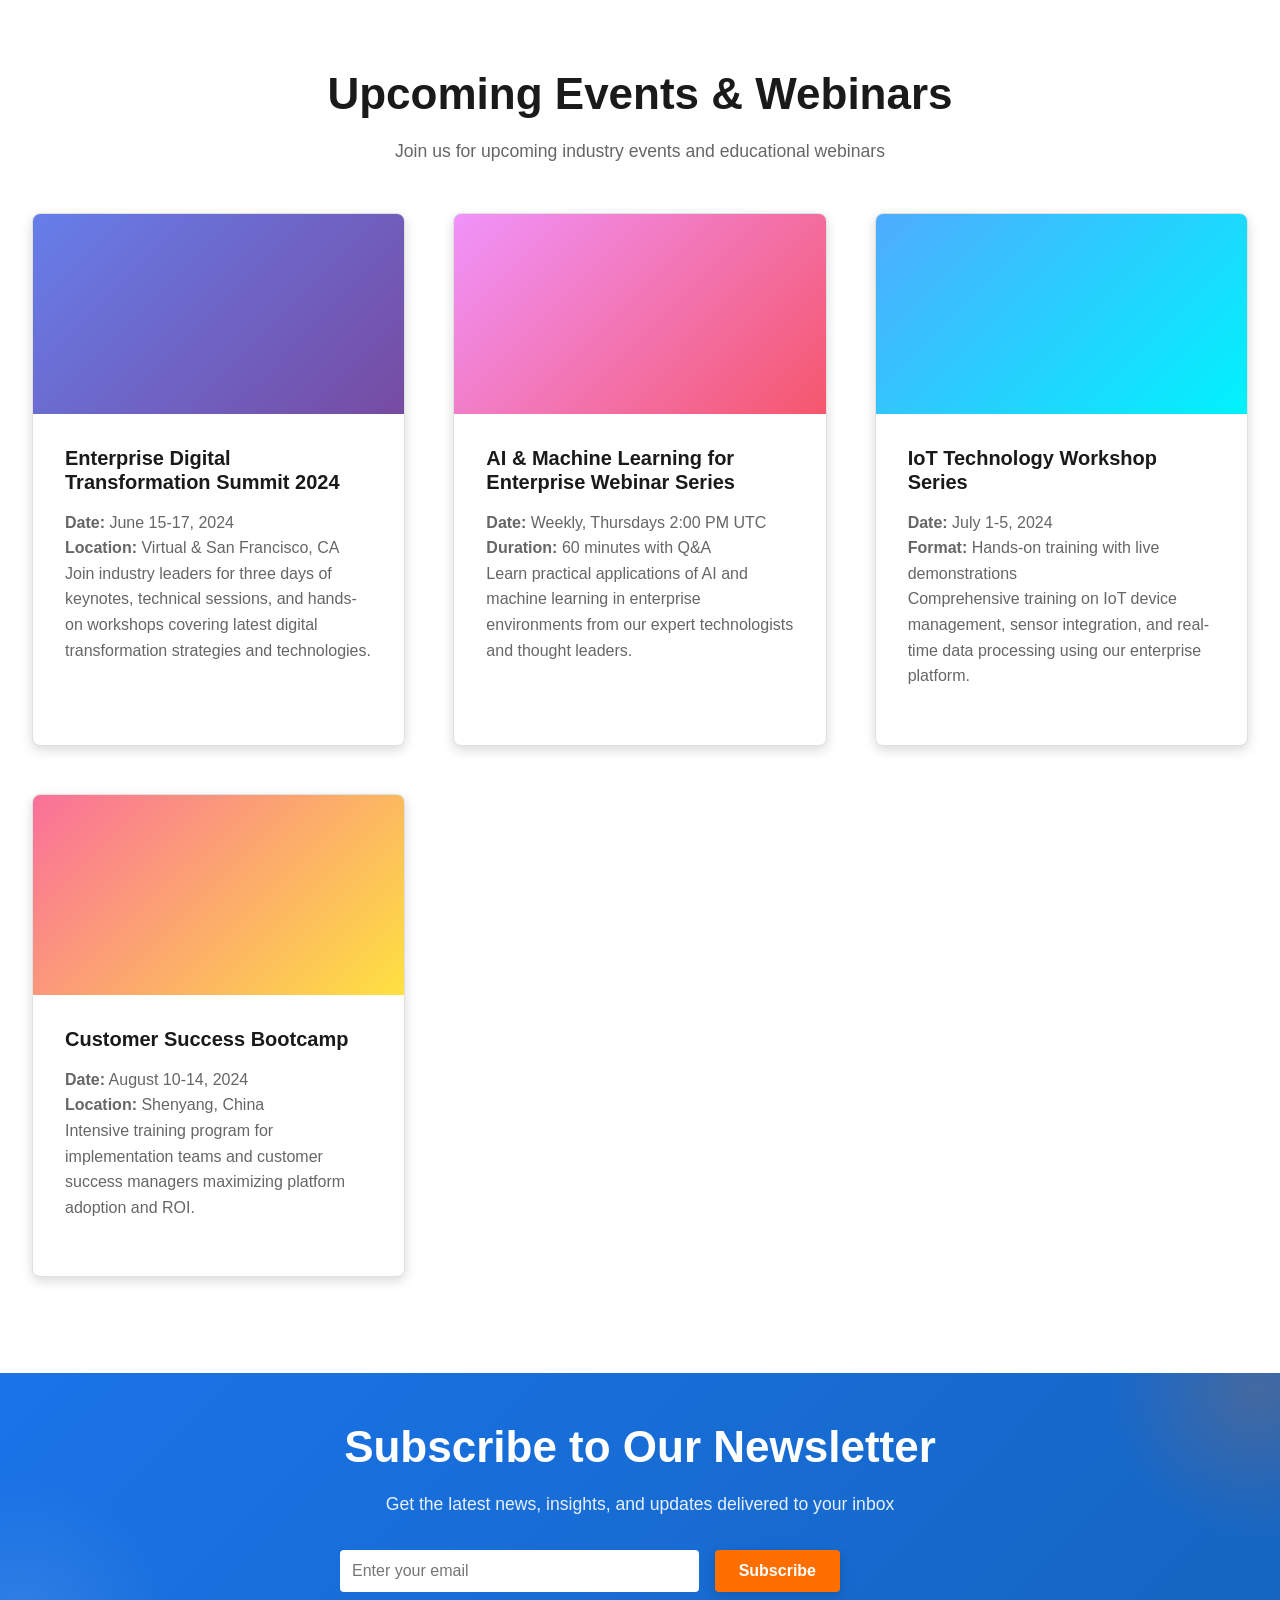
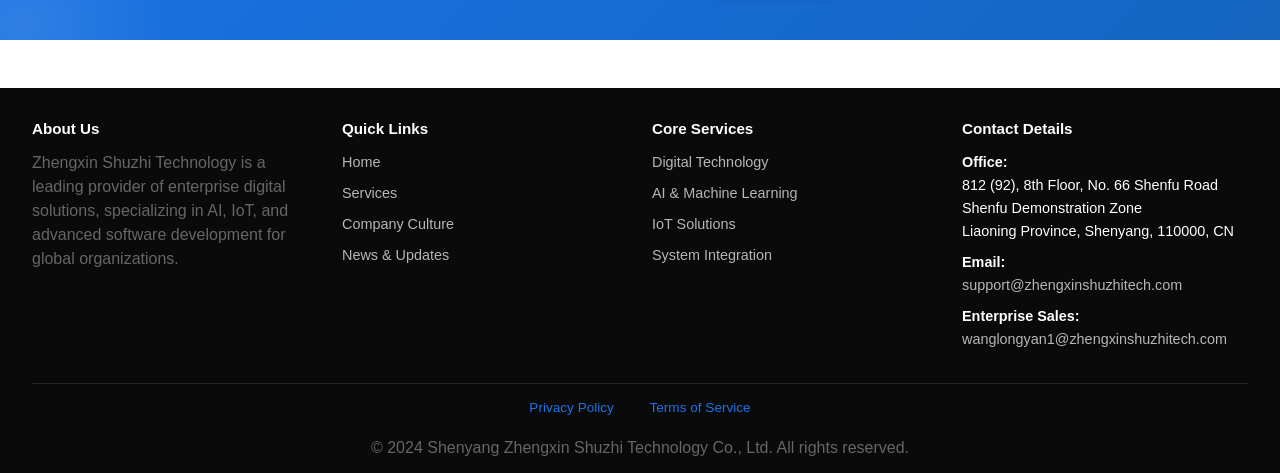
<file: news.html>
<!DOCTYPE html>
<html lang="en">
<head>
  <meta charset="UTF-8">
  <meta name="viewport" content="width=device-width, initial-scale=1.0">
  <meta name="description" content="News & Updates - Latest announcements, industry insights, and company news from Zhengxin Shuzhi Technology">
  <meta name="keywords" content="news, updates, announcements, industry insights, blog, press releases, technology trends">
  <meta name="author" content="Shenyang Zhengxin Shuzhi Technology Co., Ltd">
  <link rel="canonical" href="https://zhengxinshuzhitech.com/news.html">
  <link rel="icon" type="image/svg+xml" href="images/favicon.svg">
  <link rel="stylesheet" href="css/style.css">
  <title>News & Updates - Zhengxin Shuzhi Technology</title>
</head>
<body>
  <!-- Header & Navigation -->
  <header>
    <nav class="navbar">
      <a href="index.html" class="logo">
        <img src="images/logo.svg" alt="Zhengxin Shuzhi Technology Logo">
        <span>
          <strong>ZHENGXIN</strong>
          <small>SHUZHI TECH</small>
        </span>
      </a>
      
      <nav>
        <ul>
          <li><a href="index.html">Home</a></li>
          <li><a href="services.html">Services</a></li>
          <li><a href="culture.html">Culture</a></li>
          <li><a href="news.html">News</a></li>
          <li><a href="contact.html">Contact</a></li>
          <li><a href="apps.html" class="btn btn-primary btn-small">Mobile Apps</a></li>
        </ul>
      </nav>

      <button class="mobile-toggle">
        <svg viewBox="0 0 24 24" fill="none" stroke="currentColor" stroke-width="2">
          <use href="images/icons.svg#icon-menu"></use>
        </svg>
      </button>
    </nav>
  </header>

  <!-- Hero Section -->
  <section class="hero">
    <div class="hero-content">
      <h1>News & Updates</h1>
      <p class="subtitle">Stay informed with the latest announcements, industry insights, and company news</p>
    </div>
  </section>

  <!-- Latest News -->
  <section id="latest-news" class="scroll-reveal">
    <div class="section-title">
      <h2>Latest News</h2>
      <p>Recent updates and announcements from Zhengxin Shuzhi Technology</p>
    </div>

    <div class="grid-2">
      <div class="card">
        <div class="card-image" style="background: linear-gradient(135deg, #667eea 0%, #764ba2 100%); display: flex; align-items: center; justify-content: center; color: white; font-weight: bold;">
          May 2024
        </div>
        <div class="card-content">
          <h4>AI-Powered Analytics Platform Launch</h4>
          <p>We are excited to announce the launch of our next-generation AI-powered analytics platform, designed specifically for enterprise data processing and predictive analytics. This revolutionary platform combines machine learning with real-time data processing capabilities.</p>
          <p style="font-size: 0.9rem; color: var(--text-light); margin-top: 1rem;">Posted on May 18, 2024</p>
        </div>
      </div>

      <div class="card">
        <div class="card-image" style="background: linear-gradient(135deg, #f093fb 0%, #f5576c 100%); display: flex; align-items: center; justify-content: center; color: white; font-weight: bold;">
          April 2024
        </div>
        <div class="card-content">
          <h4>Mobile App Suite Expansion</h4>
          <p>We expanded our mobile application suite with new features for iOS and Android platforms. The updated applications now include advanced IoT device management, improved security protocols, and enhanced user interfaces based on customer feedback.</p>
          <p style="font-size: 0.9rem; color: var(--text-light); margin-top: 1rem;">Posted on April 25, 2024</p>
        </div>
      </div>

      <div class="card">
        <div class="card-image" style="background: linear-gradient(135deg, #4facfe 0%, #00f2fe 100%); display: flex; align-items: center; justify-content: center; color: white; font-weight: bold;">
          March 2024
        </div>
        <div class="card-content">
          <h4>ISO 27001 & SOC 2 Certification Achieved</h4>
          <p>Zhengxin Shuzhi Technology has successfully achieved ISO 27001 and SOC 2 Type II certifications, demonstrating our commitment to information security and compliance. These certifications validate our rigorous security practices and enterprise-grade infrastructure.</p>
          <p style="font-size: 0.9rem; color: var(--text-light); margin-top: 1rem;">Posted on March 30, 2024</p>
        </div>
      </div>

      <div class="card">
        <div class="card-image" style="background: linear-gradient(135deg, #fa709a 0%, #fee140 100%); display: flex; align-items: center; justify-content: center; color: white; font-weight: bold;">
          February 2024
        </div>
        <div class="card-content">
          <h4>Enterprise Digital Transformation Report 2024</h4>
          <p>We published our comprehensive Enterprise Digital Transformation Report 2024, featuring insights into industry trends, technology adoption patterns, and strategic recommendations for enterprises undergoing digital modernization initiatives.</p>
          <p style="font-size: 0.9rem; color: var(--text-light); margin-top: 1rem;">Posted on February 14, 2024</p>
        </div>
      </div>

      <div class="card">
        <div class="card-image" style="background: linear-gradient(135deg, #a8edea 0%, #fed6e3 100%); display: flex; align-items: center; justify-content: center; color: white; font-weight: bold;">
          January 2024
        </div>
        <div class="card-content">
          <h4>Global Expansion - North American Operations</h4>
          <p>We announced the opening of our North American operations center in Toronto, Canada. This expansion strengthens our presence in Western markets and enables us to provide localized support for North American enterprise clients.</p>
          <p style="font-size: 0.9rem; color: var(--text-light); margin-top: 1rem;">Posted on January 20, 2024</p>
        </div>
      </div>

      <div class="card">
        <div class="card-image" style="background: linear-gradient(135deg, #ff9a56 0%, #ff6a88 100%); display: flex; align-items: center; justify-content: center; color: white; font-weight: bold;">
          December 2023
        </div>
        <div class="card-content">
          <h4>Strategic Partnership with Leading Cloud Provider</h4>
          <p>We partnered with a leading global cloud infrastructure provider to enhance our platform's scalability and performance. This strategic alliance enables us to deliver cloud-native solutions with enhanced reliability and geographic redundancy.</p>
          <p style="font-size: 0.9rem; color: var(--text-light); margin-top: 1rem;">Posted on December 5, 2023</p>
        </div>
      </div>
    </div>
  </section>

  <!-- What You Will Find in Our Newsroom -->
  <section id="newsroom-content" class="scroll-reveal">
    <div class="section-title">
      <h2>What You Will Find in Our Newsroom</h2>
      <p>Comprehensive coverage of our initiatives, achievements, and industry insights</p>
    </div>

    <div class="grid-3">
      <div class="card">
        <div class="card-content">
          <h4>Product Announcements</h4>
          <p>Learn about our latest product launches, feature releases, and platform upgrades. We keep you informed about new capabilities that enhance enterprise value and address market needs.</p>
        </div>
      </div>
      <div class="card">
        <div class="card-content">
          <h4>Press Releases</h4>
          <p>Official statements about company milestones, partnerships, certifications, and strategic initiatives. Our press releases provide authoritative information for media and stakeholder communications.</p>
        </div>
      </div>
      <div class="card">
        <div class="card-content">
          <h4>Industry Insights</h4>
          <p>In-depth analysis of technology trends, market developments, and industry best practices. Our thought leadership content helps enterprises navigate digital transformation challenges.</p>
        </div>
      </div>
      <div class="card">
        <div class="card-content">
          <h4>Case Studies</h4>
          <p>Detailed success stories showcasing how our solutions have transformed enterprise operations. Real-world examples demonstrate measurable business outcomes and implementation strategies.</p>
        </div>
      </div>
      <div class="card">
        <div class="card-content">
          <h4>Technology Updates</h4>
          <p>Technical documentation, API updates, and platform improvements. Regular updates keep developers informed about new capabilities and best practices for integration.</p>
        </div>
      </div>
      <div class="card">
        <div class="card-content">
          <h4>Event News</h4>
          <p>Coverage of our participation in industry conferences, webinars, and speaking engagements. Stay informed about where you can meet our team and learn from our experts.</p>
        </div>
      </div>
    </div>
  </section>

  <!-- Upcoming Agenda -->
  <section id="upcoming-agenda" class="scroll-reveal">
    <div class="section-title">
      <h2>Upcoming Events & Webinars</h2>
      <p>Join us for upcoming industry events and educational webinars</p>
    </div>

    <div class="grid-2">
      <div class="card">
        <div class="card-image" style="background: linear-gradient(135deg, #667eea 0%, #764ba2 100%);"></div>
        <div class="card-content">
          <h4>Enterprise Digital Transformation Summit 2024</h4>
          <p><strong>Date:</strong> June 15-17, 2024<br>
          <strong>Location:</strong> Virtual & San Francisco, CA<br>
          Join industry leaders for three days of keynotes, technical sessions, and hands-on workshops covering latest digital transformation strategies and technologies.</p>
        </div>
      </div>

      <div class="card">
        <div class="card-image" style="background: linear-gradient(135deg, #f093fb 0%, #f5576c 100%);"></div>
        <div class="card-content">
          <h4>AI & Machine Learning for Enterprise Webinar Series</h4>
          <p><strong>Date:</strong> Weekly, Thursdays 2:00 PM UTC<br>
          <strong>Duration:</strong> 60 minutes with Q&A<br>
          Learn practical applications of AI and machine learning in enterprise environments from our expert technologists and thought leaders.</p>
        </div>
      </div>

      <div class="card">
        <div class="card-image" style="background: linear-gradient(135deg, #4facfe 0%, #00f2fe 100%);"></div>
        <div class="card-content">
          <h4>IoT Technology Workshop Series</h4>
          <p><strong>Date:</strong> July 1-5, 2024<br>
          <strong>Format:</strong> Hands-on training with live demonstrations<br>
          Comprehensive training on IoT device management, sensor integration, and real-time data processing using our enterprise platform.</p>
        </div>
      </div>

      <div class="card">
        <div class="card-image" style="background: linear-gradient(135deg, #fa709a 0%, #fee140 100%);"></div>
        <div class="card-content">
          <h4>Customer Success Bootcamp</h4>
          <p><strong>Date:</strong> August 10-14, 2024<br>
          <strong>Location:</strong> Shenyang, China<br>
          Intensive training program for implementation teams and customer success managers maximizing platform adoption and ROI.</p>
        </div>
      </div>
    </div>
  </section>

  <!-- Newsletter Signup -->
  <section class="cta" style="background: linear-gradient(135deg, var(--primary-blue), var(--secondary-blue));">
    <div class="cta-content">
      <h2>Subscribe to Our Newsletter</h2>
      <p>Get the latest news, insights, and updates delivered to your inbox</p>
      <form style="max-width: 500px; margin-top: 2rem; display: flex; gap: 1rem;">
        <input type="email" placeholder="Enter your email" style="flex: 1; padding: 0.75rem; border-radius: 4px; border: none;">
        <button type="submit" class="btn btn-secondary">Subscribe</button>
      </form>
    </div>
  </section>

  <!-- Footer -->
  <footer>
    <div class="footer-content">
      <div class="footer-section">
        <h4>About Us</h4>
        <p>Zhengxin Shuzhi Technology is a leading provider of enterprise digital solutions, specializing in AI, IoT, and advanced software development for global organizations.</p>
      </div>

      <div class="footer-section">
        <h4>Quick Links</h4>
        <ul>
          <li><a href="index.html">Home</a></li>
          <li><a href="services.html">Services</a></li>
          <li><a href="culture.html">Company Culture</a></li>
          <li><a href="news.html">News & Updates</a></li>
        </ul>
      </div>

      <div class="footer-section">
        <h4>Core Services</h4>
        <ul>
          <li><a href="services.html">Digital Technology</a></li>
          <li><a href="services.html">AI & Machine Learning</a></li>
          <li><a href="services.html">IoT Solutions</a></li>
          <li><a href="services.html">System Integration</a></li>
        </ul>
      </div>

      <div class="footer-section">
        <h4>Contact Details</h4>
        <ul>
          <li>
            <strong>Office:</strong><br>
            812 (92), 8th Floor, No. 66 Shenfu Road<br>
            Shenfu Demonstration Zone<br>
            Liaoning Province, Shenyang, 110000, CN
          </li>
          <li><strong>Email:</strong><br><a href="mailto:support@zhengxinshuzhitech.com">support@zhengxinshuzhitech.com</a></li>
          <li><strong>Enterprise Sales:</strong><br><a href="mailto:wanglongyan1@zhengxinshuzhitech.com">wanglongyan1@zhengxinshuzhitech.com</a></li>
        </ul>
      </div>
    </div>

    <div class="footer-bottom">
      <div style="margin-bottom: 1rem;">
        <a href="privacy.html" style="margin-right: 2rem;">Privacy Policy</a>
        <a href="terms.html">Terms of Service</a>
      </div>
      <p>&copy; 2024 Shenyang Zhengxin Shuzhi Technology Co., Ltd. All rights reserved.</p>
    </div>
  </footer>

  <script src="js/main.js"></script>
</body>
</html>
</file>
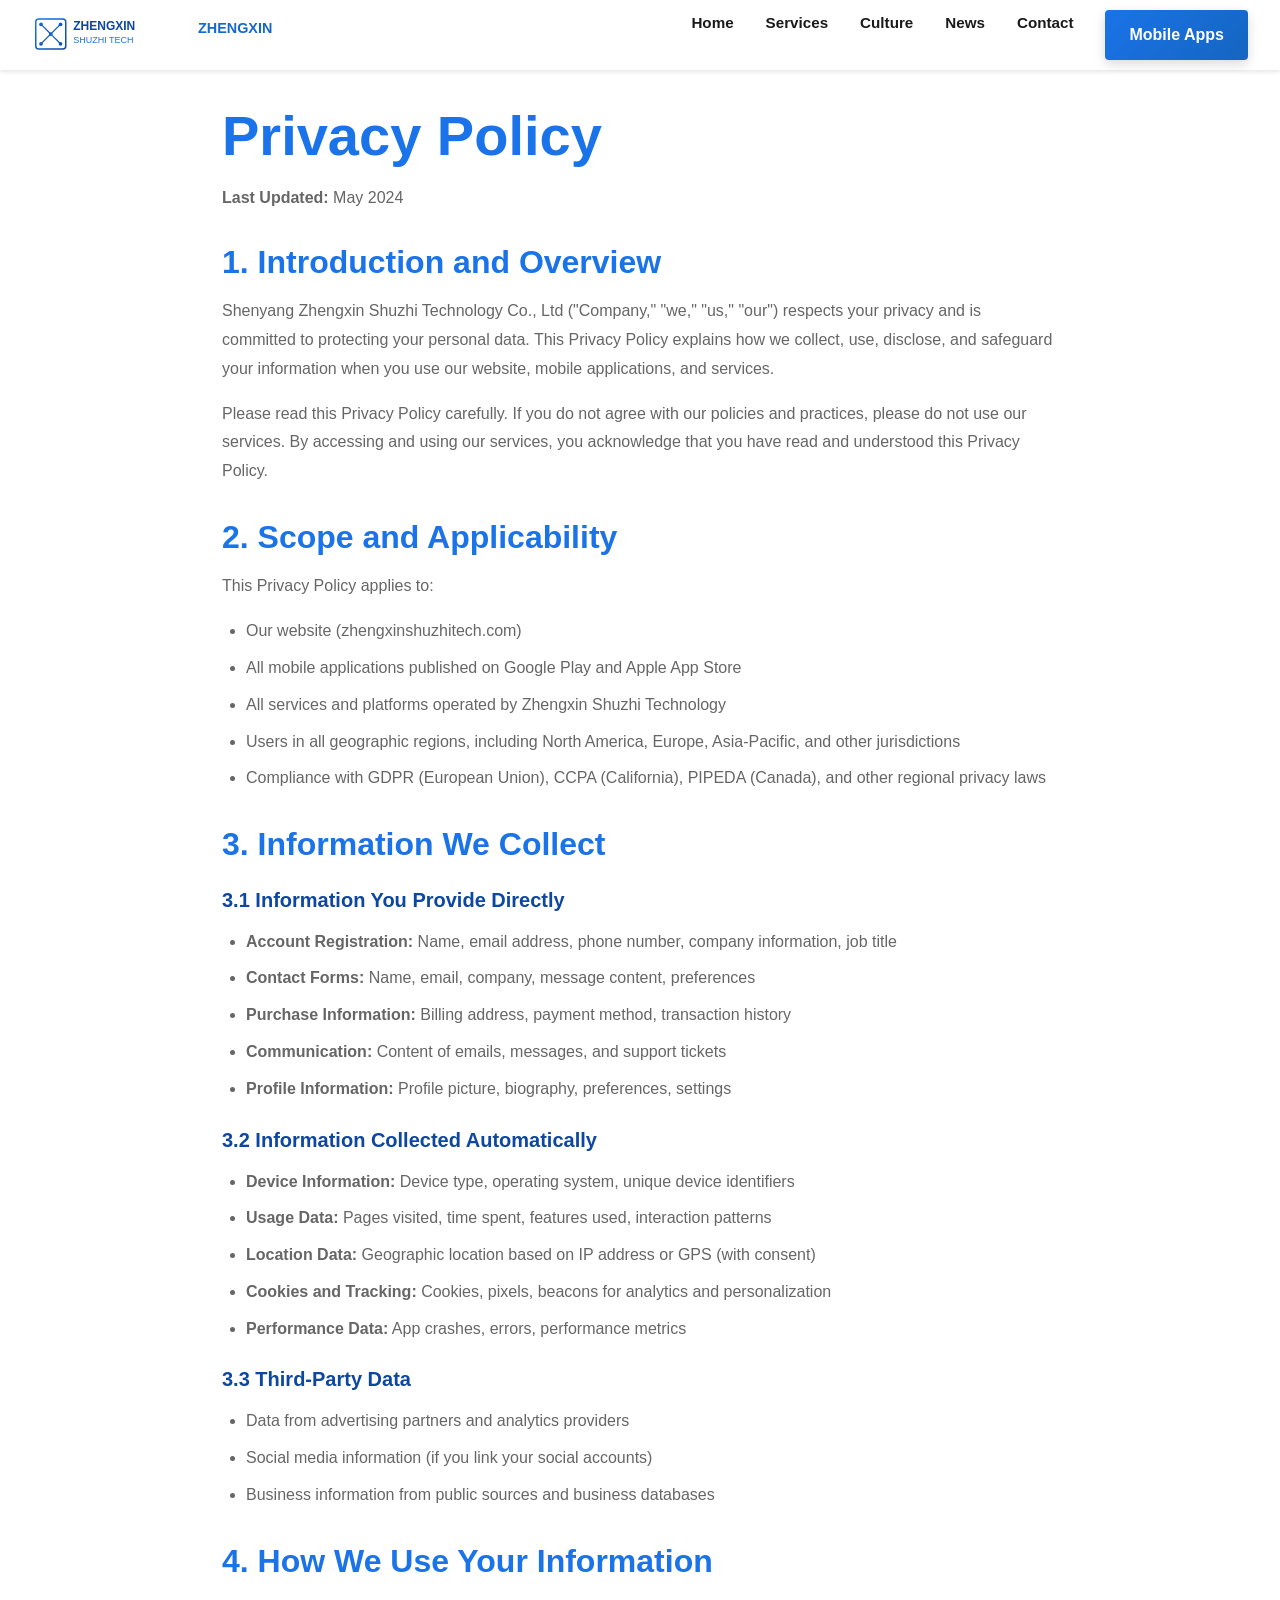
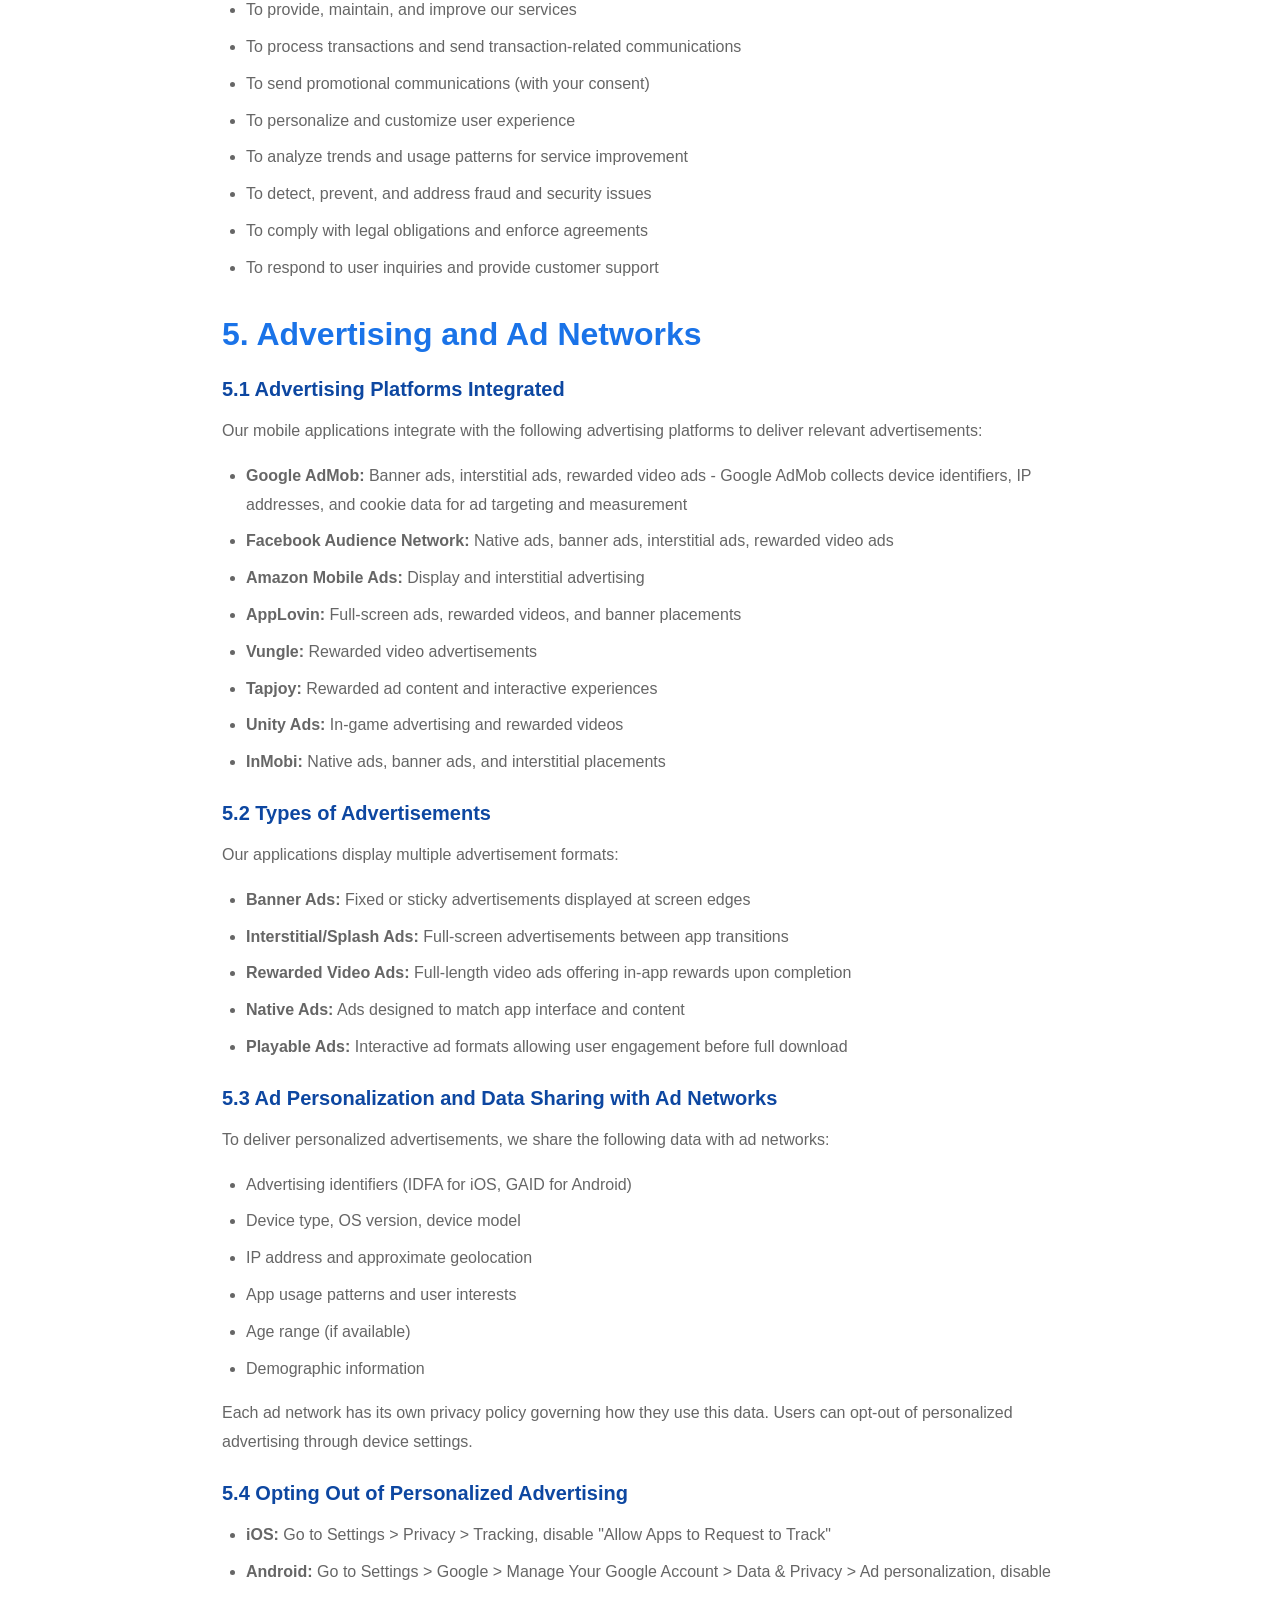
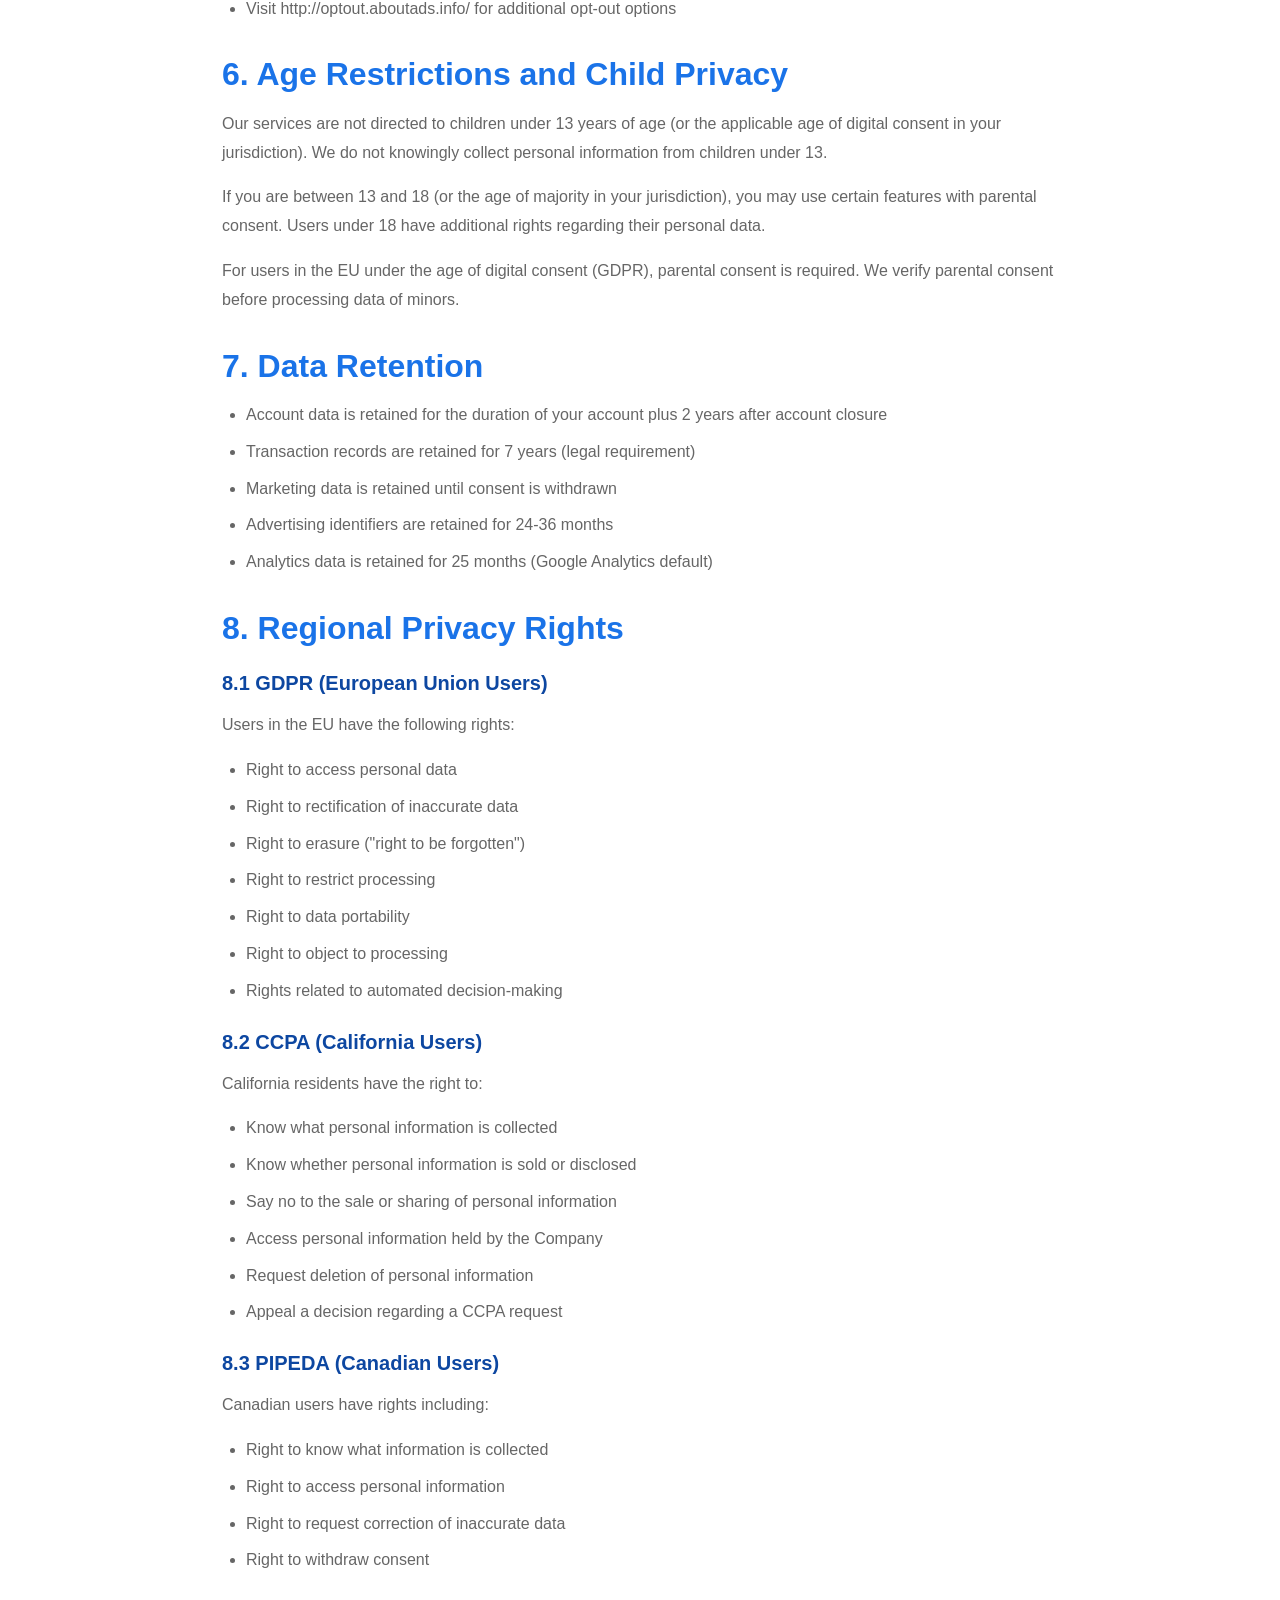
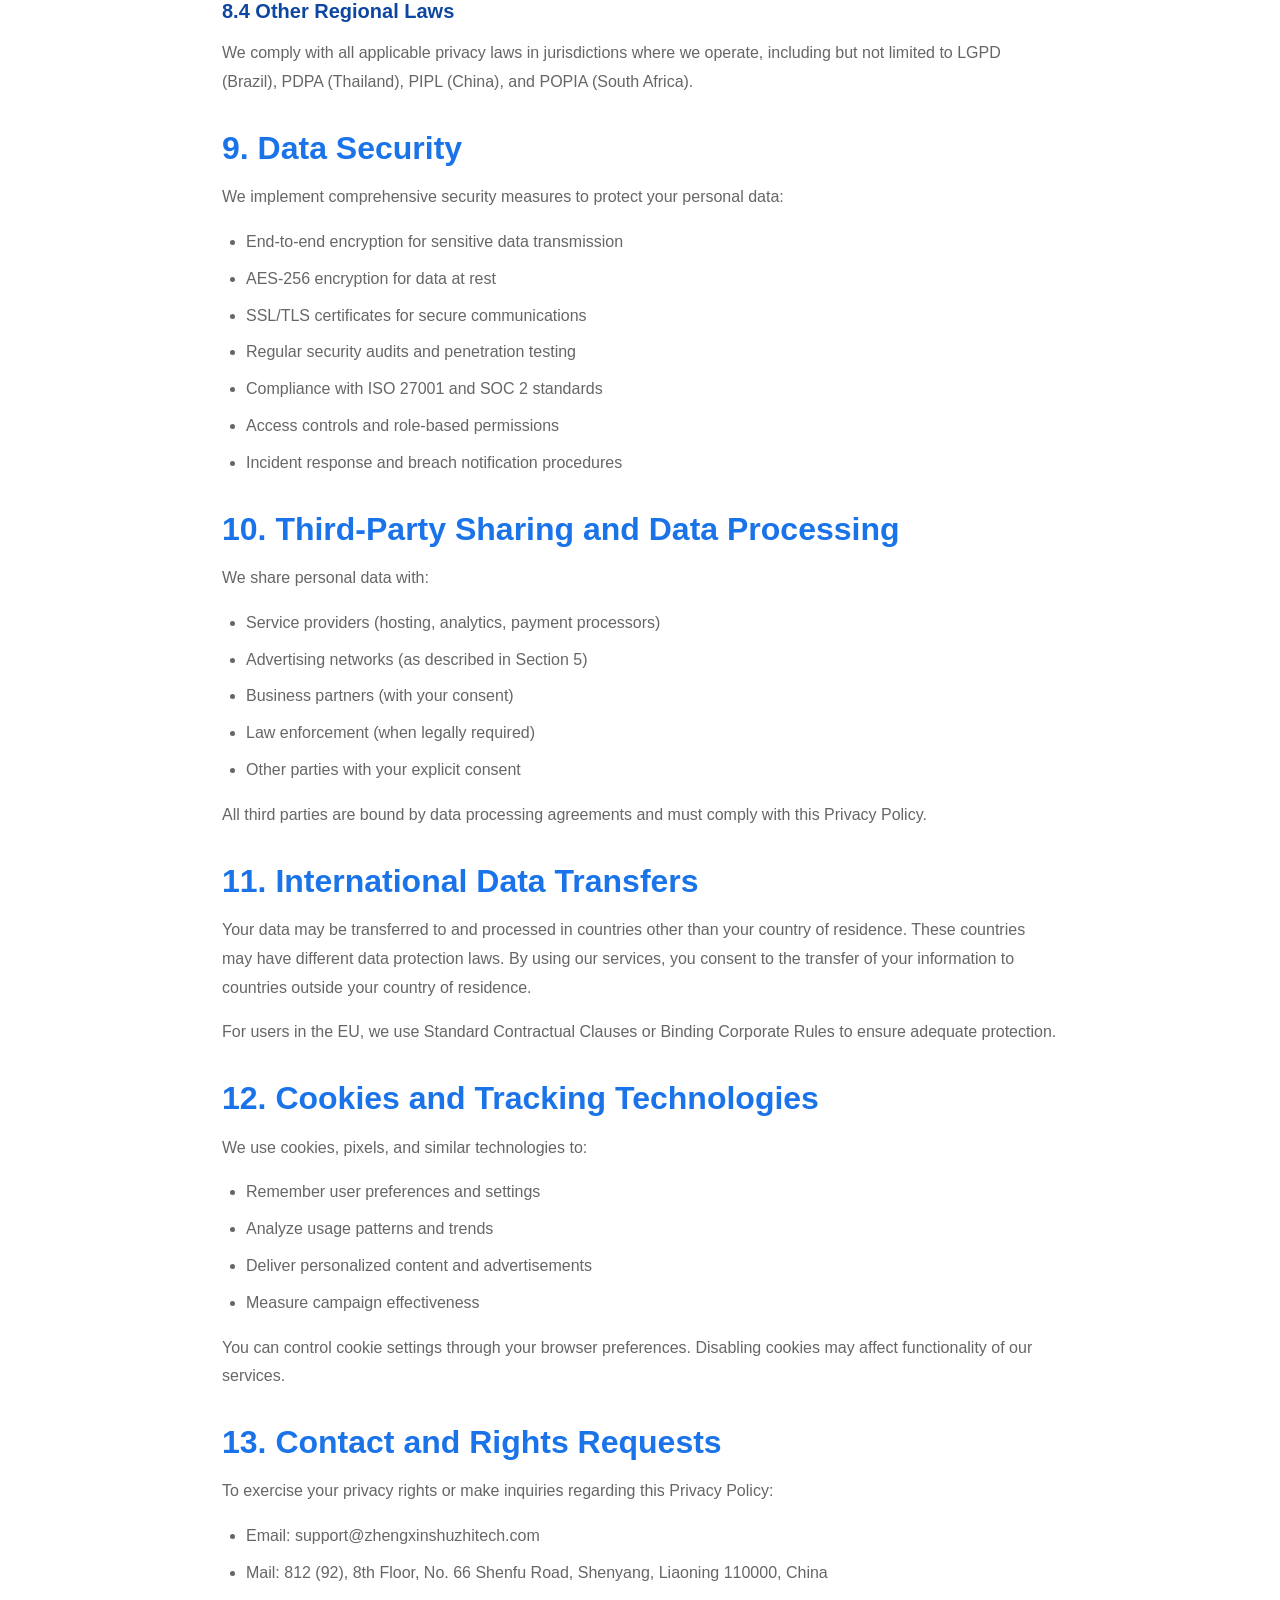
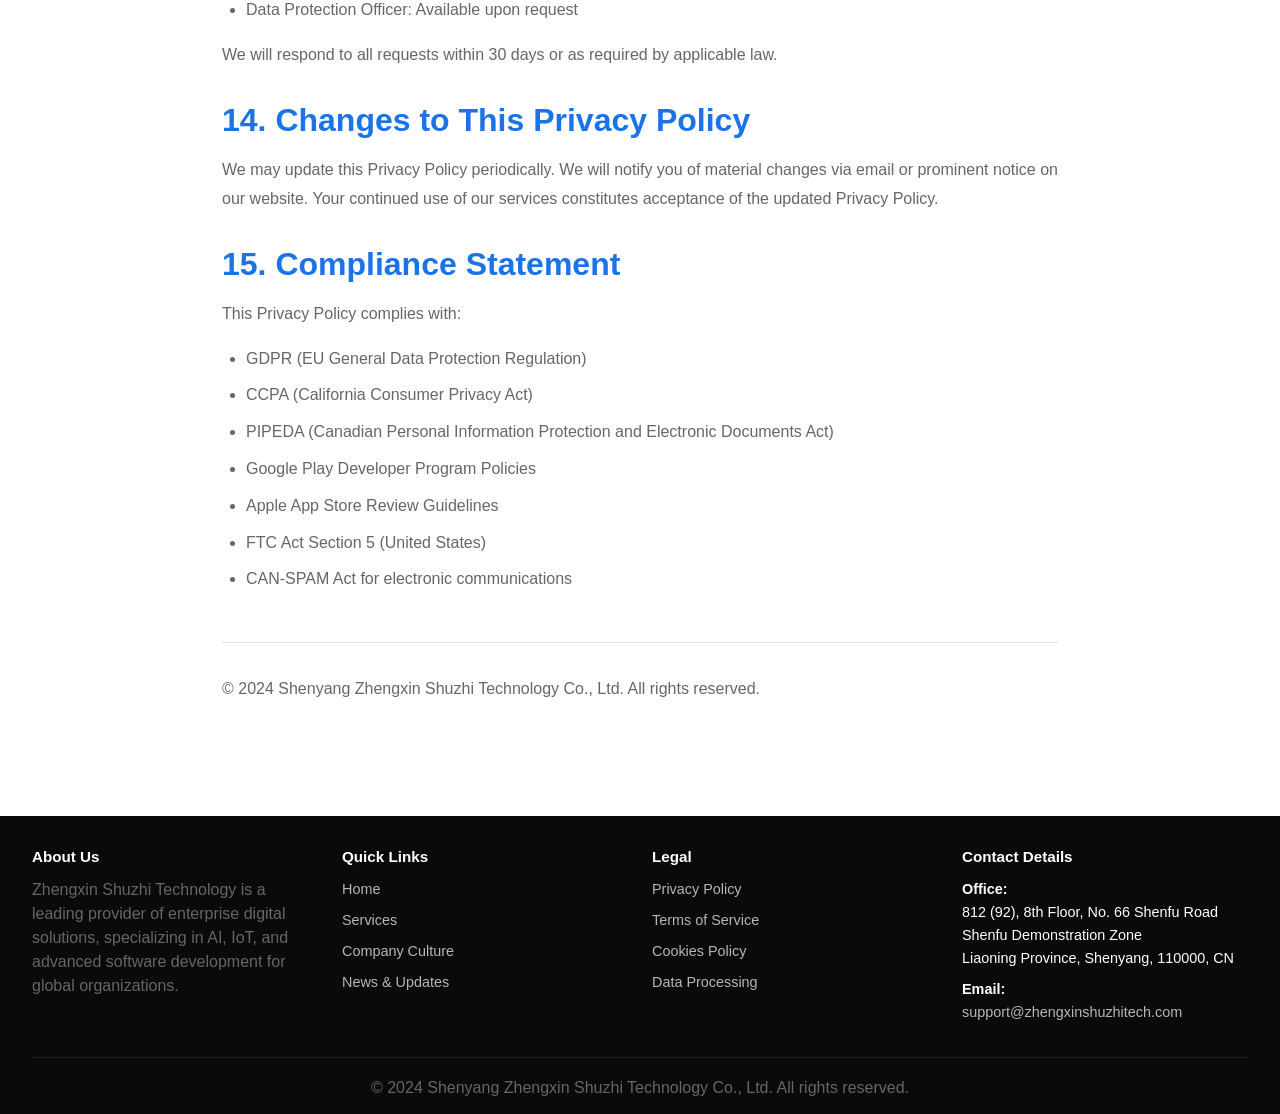
<file: privacy.html>
<!DOCTYPE html>
<html lang="en">
<head>
  <meta charset="UTF-8">
  <meta name="viewport" content="width=device-width, initial-scale=1.0">
  <meta name="description" content="Privacy Policy - Zhengxin Shuzhi Technology's commitment to protecting your privacy and data security">
  <meta name="keywords" content="privacy policy, data protection, GDPR, privacy rights, data security">
  <meta name="author" content="Shenyang Zhengxin Shuzhi Technology Co., Ltd">
  <link rel="canonical" href="https://zhengxinshuzhitech.com/privacy.html">
  <link rel="icon" type="image/svg+xml" href="images/favicon.svg">
  <link rel="stylesheet" href="css/style.css">
  <style>
    .policy-content {
      line-height: 1.8;
      color: var(--text-light);
    }
    .policy-content h3 {
      margin-top: 2rem;
      margin-bottom: 1rem;
      color: var(--primary-blue);
    }
    .policy-content h4 {
      margin-top: 1.5rem;
      color: var(--primary-dark);
    }
    .policy-content ul, .policy-content ol {
      margin-left: 1.5rem;
      margin-bottom: 1rem;
    }
    .policy-content li {
      margin-bottom: 0.5rem;
    }
  </style>
  <title>Privacy Policy - Zhengxin Shuzhi Technology</title>
</head>
<body>
  <!-- Header & Navigation -->
  <header>
    <nav class="navbar">
      <a href="index.html" class="logo">
        <img src="images/logo.svg" alt="Zhengxin Shuzhi Technology Logo">
        <span>
          <strong>ZHENGXIN</strong>
          <small>SHUZHI TECH</small>
        </span>
      </a>
      
      <nav>
        <ul>
          <li><a href="index.html">Home</a></li>
          <li><a href="services.html">Services</a></li>
          <li><a href="culture.html">Culture</a></li>
          <li><a href="news.html">News</a></li>
          <li><a href="contact.html">Contact</a></li>
          <li><a href="apps.html" class="btn btn-primary btn-small">Mobile Apps</a></li>
        </ul>
      </nav>

      <button class="mobile-toggle">
        <svg viewBox="0 0 24 24" fill="none" stroke="currentColor" stroke-width="2">
          <use href="images/icons.svg#icon-menu"></use>
        </svg>
      </button>
    </nav>
  </header>

  <!-- Main Content -->
  <main style="max-width: 900px; margin: 0 auto; padding: 2rem;">
    <h1 style="margin-bottom: 1rem; color: var(--primary-blue);">Privacy Policy</h1>
    <p style="color: var(--text-light); margin-bottom: 2rem;"><strong>Last Updated:</strong> May 2024</p>

    <div class="policy-content">
      <h3>1. Introduction and Overview</h3>
      <p>Shenyang Zhengxin Shuzhi Technology Co., Ltd ("Company," "we," "us," "our") respects your privacy and is committed to protecting your personal data. This Privacy Policy explains how we collect, use, disclose, and safeguard your information when you use our website, mobile applications, and services.</p>

      <p>Please read this Privacy Policy carefully. If you do not agree with our policies and practices, please do not use our services. By accessing and using our services, you acknowledge that you have read and understood this Privacy Policy.</p>

      <h3>2. Scope and Applicability</h3>
      <p>This Privacy Policy applies to:</p>
      <ul>
        <li>Our website (zhengxinshuzhitech.com)</li>
        <li>All mobile applications published on Google Play and Apple App Store</li>
        <li>All services and platforms operated by Zhengxin Shuzhi Technology</li>
        <li>Users in all geographic regions, including North America, Europe, Asia-Pacific, and other jurisdictions</li>
        <li>Compliance with GDPR (European Union), CCPA (California), PIPEDA (Canada), and other regional privacy laws</li>
      </ul>

      <h3>3. Information We Collect</h3>
      
      <h4>3.1 Information You Provide Directly</h4>
      <ul>
        <li><strong>Account Registration:</strong> Name, email address, phone number, company information, job title</li>
        <li><strong>Contact Forms:</strong> Name, email, company, message content, preferences</li>
        <li><strong>Purchase Information:</strong> Billing address, payment method, transaction history</li>
        <li><strong>Communication:</strong> Content of emails, messages, and support tickets</li>
        <li><strong>Profile Information:</strong> Profile picture, biography, preferences, settings</li>
      </ul>

      <h4>3.2 Information Collected Automatically</h4>
      <ul>
        <li><strong>Device Information:</strong> Device type, operating system, unique device identifiers</li>
        <li><strong>Usage Data:</strong> Pages visited, time spent, features used, interaction patterns</li>
        <li><strong>Location Data:</strong> Geographic location based on IP address or GPS (with consent)</li>
        <li><strong>Cookies and Tracking:</strong> Cookies, pixels, beacons for analytics and personalization</li>
        <li><strong>Performance Data:</strong> App crashes, errors, performance metrics</li>
      </ul>

      <h4>3.3 Third-Party Data</h4>
      <ul>
        <li>Data from advertising partners and analytics providers</li>
        <li>Social media information (if you link your social accounts)</li>
        <li>Business information from public sources and business databases</li>
      </ul>

      <h3>4. How We Use Your Information</h3>
      <ul>
        <li>To provide, maintain, and improve our services</li>
        <li>To process transactions and send transaction-related communications</li>
        <li>To send promotional communications (with your consent)</li>
        <li>To personalize and customize user experience</li>
        <li>To analyze trends and usage patterns for service improvement</li>
        <li>To detect, prevent, and address fraud and security issues</li>
        <li>To comply with legal obligations and enforce agreements</li>
        <li>To respond to user inquiries and provide customer support</li>
      </ul>

      <h3>5. Advertising and Ad Networks</h3>
      
      <h4>5.1 Advertising Platforms Integrated</h4>
      <p>Our mobile applications integrate with the following advertising platforms to deliver relevant advertisements:</p>
      <ul>
        <li><strong>Google AdMob:</strong> Banner ads, interstitial ads, rewarded video ads - Google AdMob collects device identifiers, IP addresses, and cookie data for ad targeting and measurement</li>
        <li><strong>Facebook Audience Network:</strong> Native ads, banner ads, interstitial ads, rewarded video ads</li>
        <li><strong>Amazon Mobile Ads:</strong> Display and interstitial advertising</li>
        <li><strong>AppLovin:</strong> Full-screen ads, rewarded videos, and banner placements</li>
        <li><strong>Vungle:</strong> Rewarded video advertisements</li>
        <li><strong>Tapjoy:</strong> Rewarded ad content and interactive experiences</li>
        <li><strong>Unity Ads:</strong> In-game advertising and rewarded videos</li>
        <li><strong>InMobi:</strong> Native ads, banner ads, and interstitial placements</li>
      </ul>

      <h4>5.2 Types of Advertisements</h4>
      <p>Our applications display multiple advertisement formats:</p>
      <ul>
        <li><strong>Banner Ads:</strong> Fixed or sticky advertisements displayed at screen edges</li>
        <li><strong>Interstitial/Splash Ads:</strong> Full-screen advertisements between app transitions</li>
        <li><strong>Rewarded Video Ads:</strong> Full-length video ads offering in-app rewards upon completion</li>
        <li><strong>Native Ads:</strong> Ads designed to match app interface and content</li>
        <li><strong>Playable Ads:</strong> Interactive ad formats allowing user engagement before full download</li>
      </ul>

      <h4>5.3 Ad Personalization and Data Sharing with Ad Networks</h4>
      <p>To deliver personalized advertisements, we share the following data with ad networks:</p>
      <ul>
        <li>Advertising identifiers (IDFA for iOS, GAID for Android)</li>
        <li>Device type, OS version, device model</li>
        <li>IP address and approximate geolocation</li>
        <li>App usage patterns and user interests</li>
        <li>Age range (if available)</li>
        <li>Demographic information</li>
      </ul>

      <p>Each ad network has its own privacy policy governing how they use this data. Users can opt-out of personalized advertising through device settings.</p>

      <h4>5.4 Opting Out of Personalized Advertising</h4>
      <ul>
        <li><strong>iOS:</strong> Go to Settings > Privacy > Tracking, disable "Allow Apps to Request to Track"</li>
        <li><strong>Android:</strong> Go to Settings > Google > Manage Your Google Account > Data & Privacy > Ad personalization, disable</li>
        <li>Visit http://optout.aboutads.info/ for additional opt-out options</li>
      </ul>

      <h3>6. Age Restrictions and Child Privacy</h3>
      <p>Our services are not directed to children under 13 years of age (or the applicable age of digital consent in your jurisdiction). We do not knowingly collect personal information from children under 13.</p>

      <p>If you are between 13 and 18 (or the age of majority in your jurisdiction), you may use certain features with parental consent. Users under 18 have additional rights regarding their personal data.</p>

      <p>For users in the EU under the age of digital consent (GDPR), parental consent is required. We verify parental consent before processing data of minors.</p>

      <h3>7. Data Retention</h3>
      <ul>
        <li>Account data is retained for the duration of your account plus 2 years after account closure</li>
        <li>Transaction records are retained for 7 years (legal requirement)</li>
        <li>Marketing data is retained until consent is withdrawn</li>
        <li>Advertising identifiers are retained for 24-36 months</li>
        <li>Analytics data is retained for 25 months (Google Analytics default)</li>
      </ul>

      <h3>8. Regional Privacy Rights</h3>
      
      <h4>8.1 GDPR (European Union Users)</h4>
      <p>Users in the EU have the following rights:</p>
      <ul>
        <li>Right to access personal data</li>
        <li>Right to rectification of inaccurate data</li>
        <li>Right to erasure ("right to be forgotten")</li>
        <li>Right to restrict processing</li>
        <li>Right to data portability</li>
        <li>Right to object to processing</li>
        <li>Rights related to automated decision-making</li>
      </ul>

      <h4>8.2 CCPA (California Users)</h4>
      <p>California residents have the right to:</p>
      <ul>
        <li>Know what personal information is collected</li>
        <li>Know whether personal information is sold or disclosed</li>
        <li>Say no to the sale or sharing of personal information</li>
        <li>Access personal information held by the Company</li>
        <li>Request deletion of personal information</li>
        <li>Appeal a decision regarding a CCPA request</li>
      </ul>

      <h4>8.3 PIPEDA (Canadian Users)</h4>
      <p>Canadian users have rights including:</p>
      <ul>
        <li>Right to know what information is collected</li>
        <li>Right to access personal information</li>
        <li>Right to request correction of inaccurate data</li>
        <li>Right to withdraw consent</li>
      </ul>

      <h4>8.4 Other Regional Laws</h4>
      <p>We comply with all applicable privacy laws in jurisdictions where we operate, including but not limited to LGPD (Brazil), PDPA (Thailand), PIPL (China), and POPIA (South Africa).</p>

      <h3>9. Data Security</h3>
      <p>We implement comprehensive security measures to protect your personal data:</p>
      <ul>
        <li>End-to-end encryption for sensitive data transmission</li>
        <li>AES-256 encryption for data at rest</li>
        <li>SSL/TLS certificates for secure communications</li>
        <li>Regular security audits and penetration testing</li>
        <li>Compliance with ISO 27001 and SOC 2 standards</li>
        <li>Access controls and role-based permissions</li>
        <li>Incident response and breach notification procedures</li>
      </ul>

      <h3>10. Third-Party Sharing and Data Processing</h3>
      <p>We share personal data with:</p>
      <ul>
        <li>Service providers (hosting, analytics, payment processors)</li>
        <li>Advertising networks (as described in Section 5)</li>
        <li>Business partners (with your consent)</li>
        <li>Law enforcement (when legally required)</li>
        <li>Other parties with your explicit consent</li>
      </ul>

      <p>All third parties are bound by data processing agreements and must comply with this Privacy Policy.</p>

      <h3>11. International Data Transfers</h3>
      <p>Your data may be transferred to and processed in countries other than your country of residence. These countries may have different data protection laws. By using our services, you consent to the transfer of your information to countries outside your country of residence.</p>

      <p>For users in the EU, we use Standard Contractual Clauses or Binding Corporate Rules to ensure adequate protection.</p>

      <h3>12. Cookies and Tracking Technologies</h3>
      <p>We use cookies, pixels, and similar technologies to:</p>
      <ul>
        <li>Remember user preferences and settings</li>
        <li>Analyze usage patterns and trends</li>
        <li>Deliver personalized content and advertisements</li>
        <li>Measure campaign effectiveness</li>
      </ul>

      <p>You can control cookie settings through your browser preferences. Disabling cookies may affect functionality of our services.</p>

      <h3>13. Contact and Rights Requests</h3>
      <p>To exercise your privacy rights or make inquiries regarding this Privacy Policy:</p>
      <ul>
        <li>Email: support@zhengxinshuzhitech.com</li>
        <li>Mail: 812 (92), 8th Floor, No. 66 Shenfu Road, Shenyang, Liaoning 110000, China</li>
        <li>Data Protection Officer: Available upon request</li>
      </ul>

      <p>We will respond to all requests within 30 days or as required by applicable law.</p>

      <h3>14. Changes to This Privacy Policy</h3>
      <p>We may update this Privacy Policy periodically. We will notify you of material changes via email or prominent notice on our website. Your continued use of our services constitutes acceptance of the updated Privacy Policy.</p>

      <h3>15. Compliance Statement</h3>
      <p>This Privacy Policy complies with:</p>
      <ul>
        <li>GDPR (EU General Data Protection Regulation)</li>
        <li>CCPA (California Consumer Privacy Act)</li>
        <li>PIPEDA (Canadian Personal Information Protection and Electronic Documents Act)</li>
        <li>Google Play Developer Program Policies</li>
        <li>Apple App Store Review Guidelines</li>
        <li>FTC Act Section 5 (United States)</li>
        <li>CAN-SPAM Act for electronic communications</li>
      </ul>

      <p style="margin-top: 3rem; padding-top: 2rem; border-top: 1px solid var(--medium-gray); color: var(--text-light);">© 2024 Shenyang Zhengxin Shuzhi Technology Co., Ltd. All rights reserved.</p>
    </div>
  </main>

  <!-- Footer -->
  <footer style="margin-top: 4rem;">
    <div class="footer-content">
      <div class="footer-section">
        <h4>About Us</h4>
        <p>Zhengxin Shuzhi Technology is a leading provider of enterprise digital solutions, specializing in AI, IoT, and advanced software development for global organizations.</p>
      </div>

      <div class="footer-section">
        <h4>Quick Links</h4>
        <ul>
          <li><a href="index.html">Home</a></li>
          <li><a href="services.html">Services</a></li>
          <li><a href="culture.html">Company Culture</a></li>
          <li><a href="news.html">News & Updates</a></li>
        </ul>
      </div>

      <div class="footer-section">
        <h4>Legal</h4>
        <ul>
          <li><a href="privacy.html">Privacy Policy</a></li>
          <li><a href="terms.html">Terms of Service</a></li>
          <li><a href="#">Cookies Policy</a></li>
          <li><a href="#">Data Processing</a></li>
        </ul>
      </div>

      <div class="footer-section">
        <h4>Contact Details</h4>
        <ul>
          <li>
            <strong>Office:</strong><br>
            812 (92), 8th Floor, No. 66 Shenfu Road<br>
            Shenfu Demonstration Zone<br>
            Liaoning Province, Shenyang, 110000, CN
          </li>
          <li><strong>Email:</strong><br><a href="mailto:support@zhengxinshuzhitech.com">support@zhengxinshuzhitech.com</a></li>
        </ul>
      </div>
    </div>

    <div class="footer-bottom">
      <p>&copy; 2024 Shenyang Zhengxin Shuzhi Technology Co., Ltd. All rights reserved.</p>
    </div>
  </footer>

  <script src="js/main.js"></script>
</body>
</html>
</file>
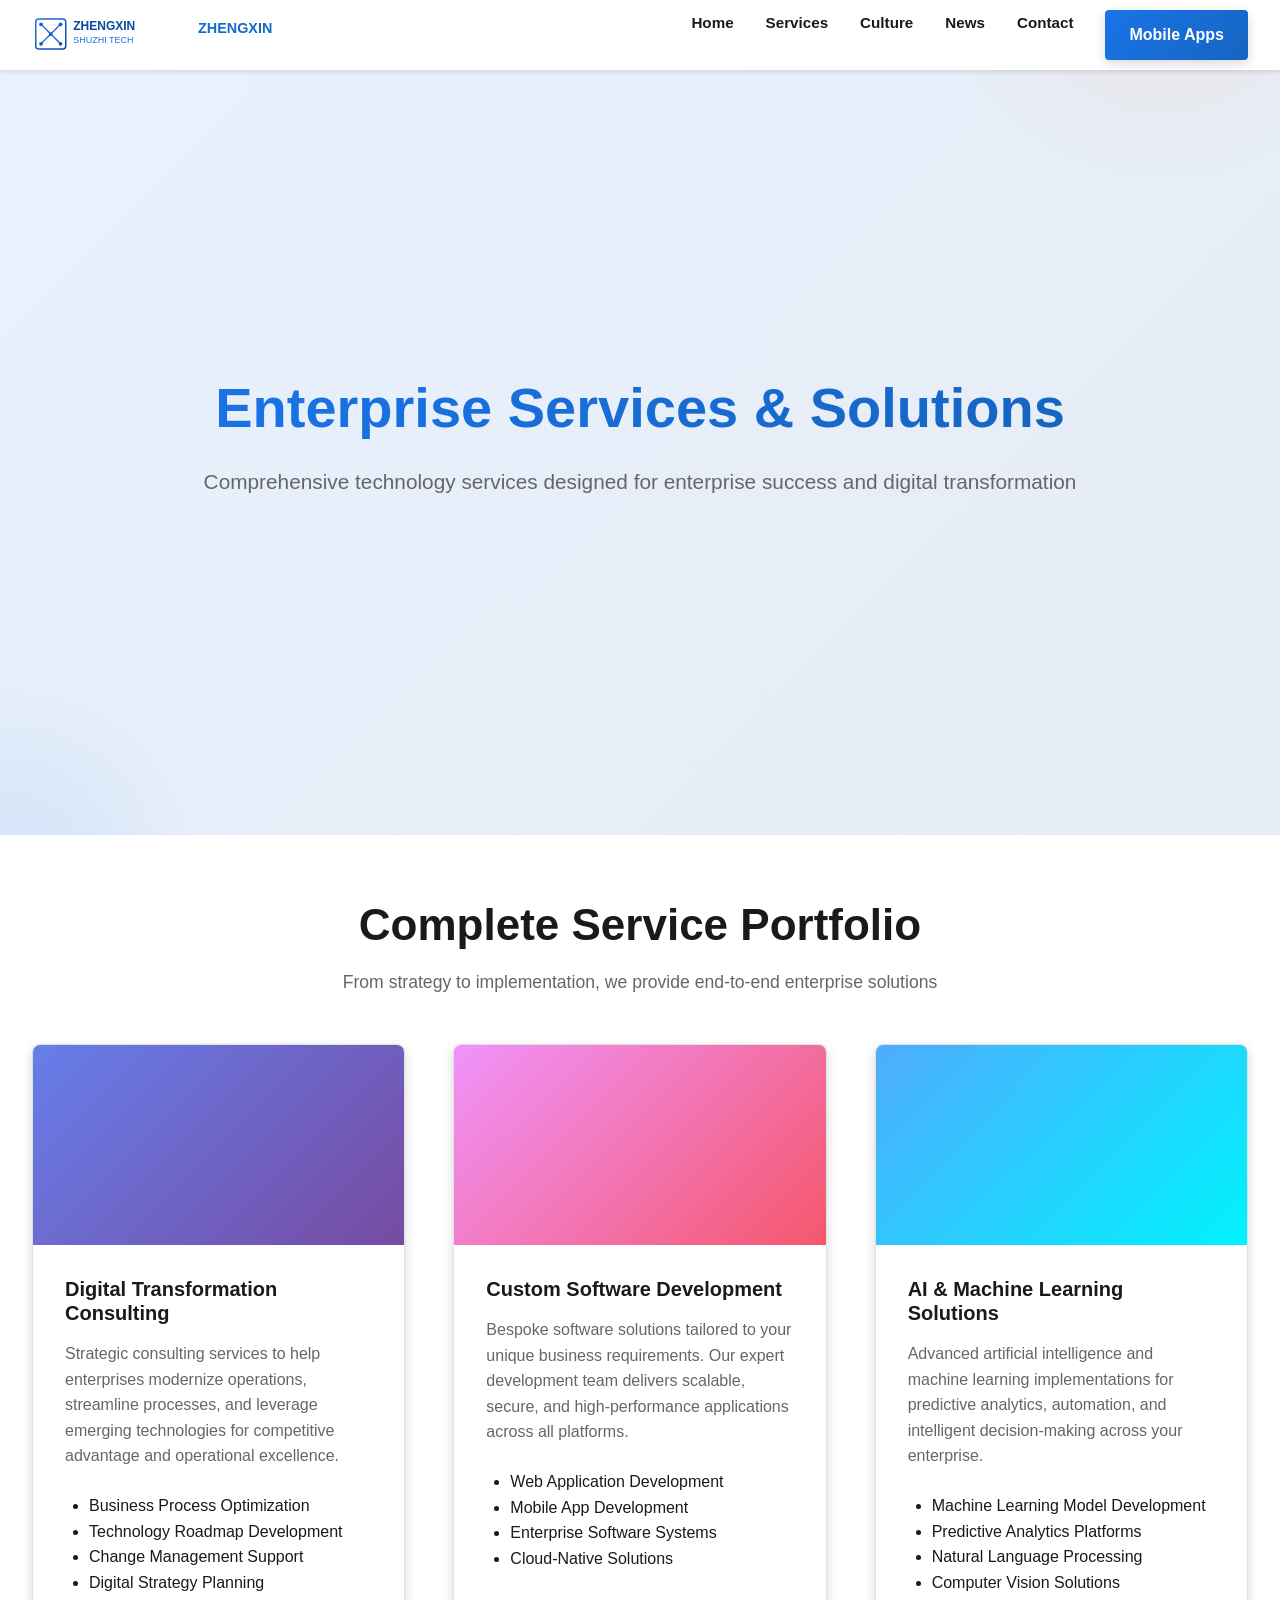
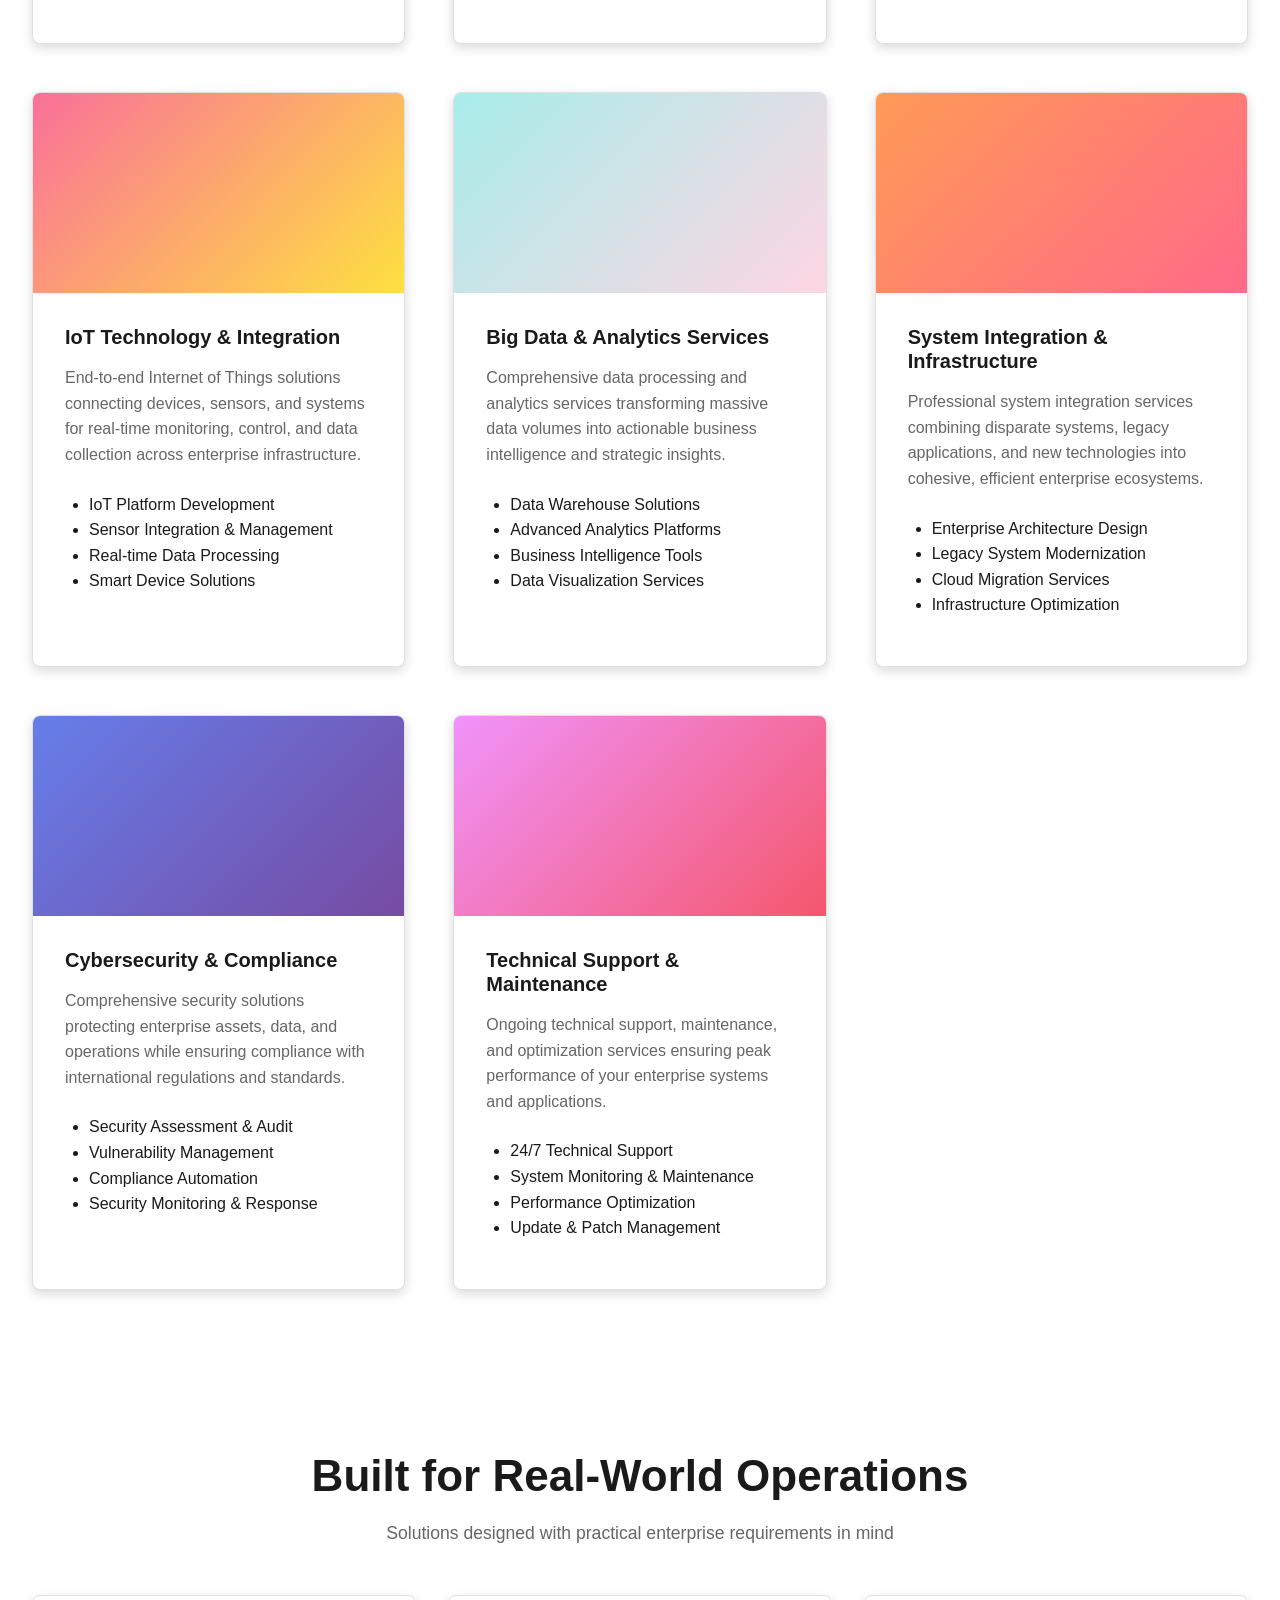
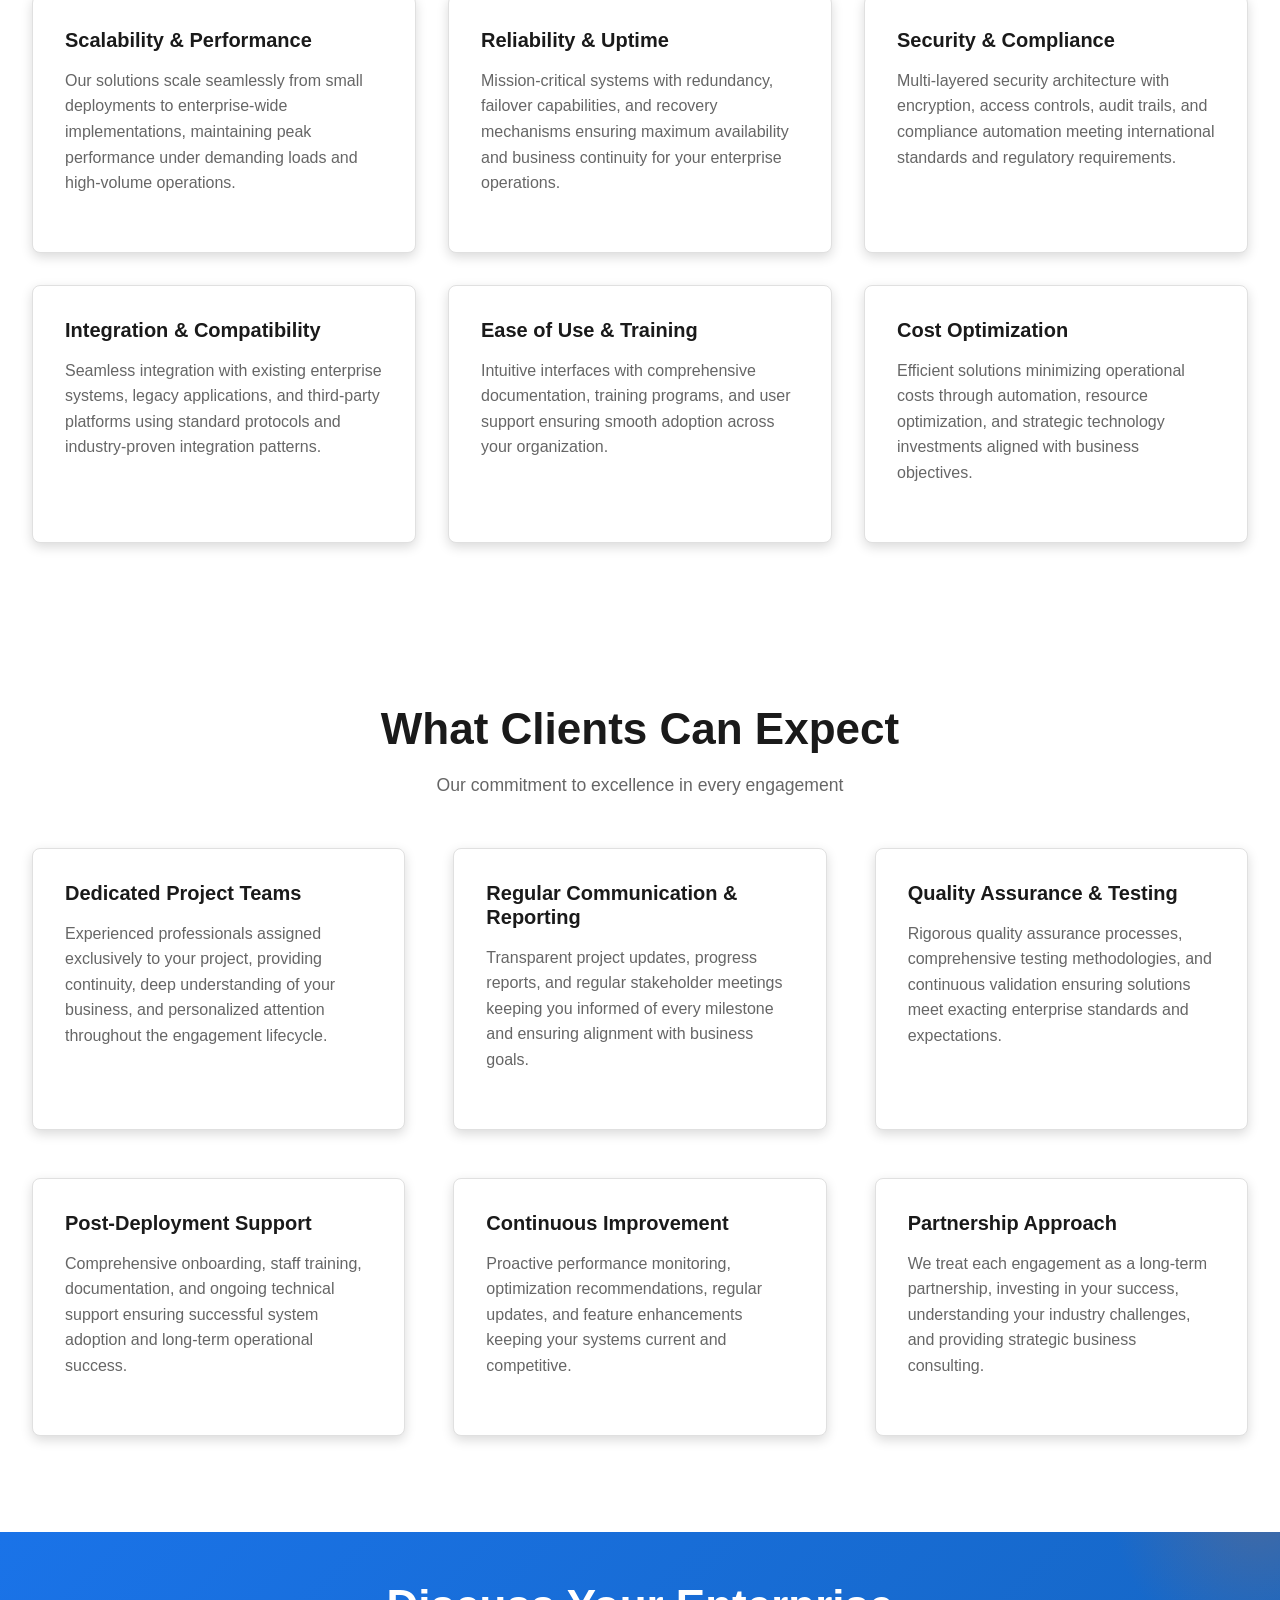
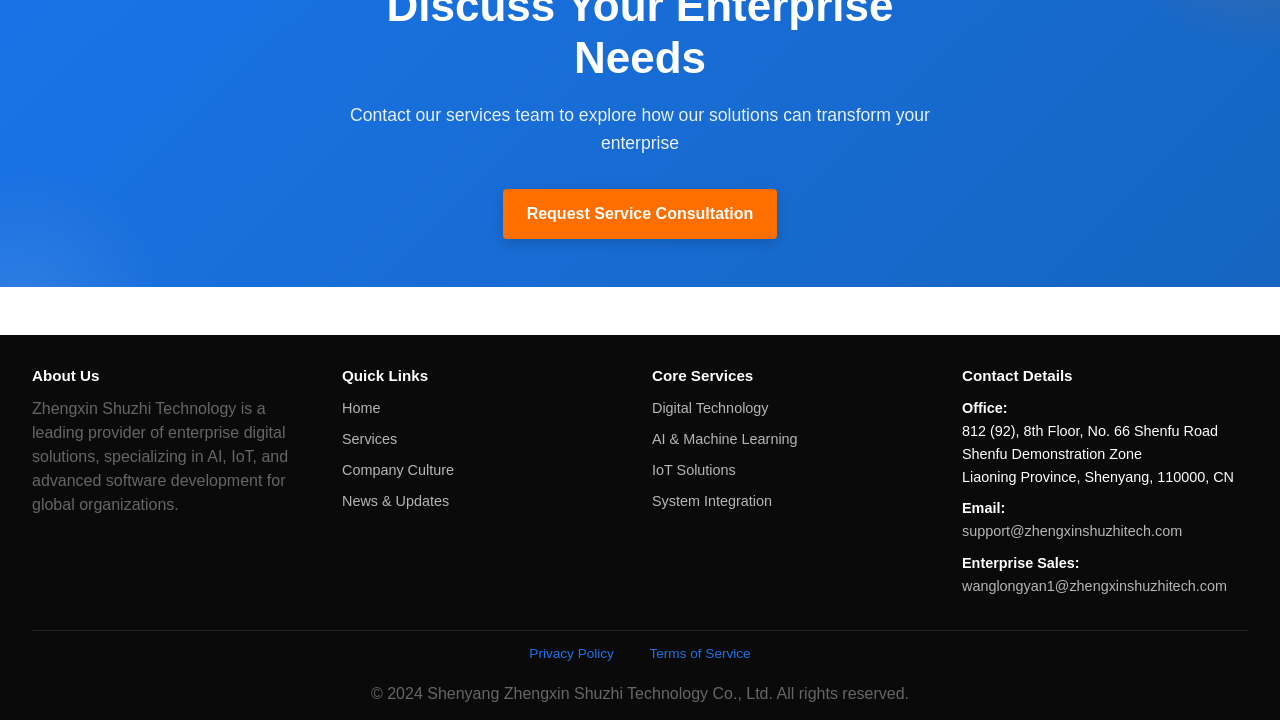
<file: services.html>
<!DOCTYPE html>
<html lang="en">
<head>
  <meta charset="UTF-8">
  <meta name="viewport" content="width=device-width, initial-scale=1.0">
  <meta name="description" content="Enterprise Services - Digital Technology, AI, IoT, Software Development, System Integration, and Professional Services">
  <meta name="keywords" content="enterprise services, digital transformation, AI solutions, IoT technology, software development, system integration">
  <meta name="author" content="Shenyang Zhengxin Shuzhi Technology Co., Ltd">
  <link rel="canonical" href="https://zhengxinshuzhitech.com/services.html">
  <link rel="icon" type="image/svg+xml" href="images/favicon.svg">
  <link rel="stylesheet" href="css/style.css">
  <title>Enterprise Services - Zhengxin Shuzhi Technology</title>
</head>
<body>
  <!-- Header & Navigation -->
  <header>
    <nav class="navbar">
      <a href="index.html" class="logo">
        <img src="images/logo.svg" alt="Zhengxin Shuzhi Technology Logo">
        <span>
          <strong>ZHENGXIN</strong>
          <small>SHUZHI TECH</small>
        </span>
      </a>
      
      <nav>
        <ul>
          <li><a href="index.html">Home</a></li>
          <li><a href="services.html">Services</a></li>
          <li><a href="culture.html">Culture</a></li>
          <li><a href="news.html">News</a></li>
          <li><a href="contact.html">Contact</a></li>
          <li><a href="apps.html" class="btn btn-primary btn-small">Mobile Apps</a></li>
        </ul>
      </nav>

      <button class="mobile-toggle">
        <svg viewBox="0 0 24 24" fill="none" stroke="currentColor" stroke-width="2">
          <use href="images/icons.svg#icon-menu"></use>
        </svg>
      </button>
    </nav>
  </header>

  <!-- Hero Section -->
  <section class="hero">
    <div class="hero-content">
      <h1>Enterprise Services & Solutions</h1>
      <p class="subtitle">Comprehensive technology services designed for enterprise success and digital transformation</p>
    </div>
  </section>

  <!-- Complete Service Portfolio -->
  <section id="services" class="scroll-reveal">
    <div class="section-title">
      <h2>Complete Service Portfolio</h2>
      <p>From strategy to implementation, we provide end-to-end enterprise solutions</p>
    </div>

    <div class="grid-2">
      <div class="card">
        <div class="card-image" style="background: linear-gradient(135deg, #667eea 0%, #764ba2 100%);"></div>
        <div class="card-content">
          <h4>Digital Transformation Consulting</h4>
          <p>Strategic consulting services to help enterprises modernize operations, streamline processes, and leverage emerging technologies for competitive advantage and operational excellence.</p>
          <ul style="padding-left: 1.5rem; margin: 1rem 0;">
            <li>Business Process Optimization</li>
            <li>Technology Roadmap Development</li>
            <li>Change Management Support</li>
            <li>Digital Strategy Planning</li>
          </ul>
        </div>
      </div>

      <div class="card">
        <div class="card-image" style="background: linear-gradient(135deg, #f093fb 0%, #f5576c 100%);"></div>
        <div class="card-content">
          <h4>Custom Software Development</h4>
          <p>Bespoke software solutions tailored to your unique business requirements. Our expert development team delivers scalable, secure, and high-performance applications across all platforms.</p>
          <ul style="padding-left: 1.5rem; margin: 1rem 0;">
            <li>Web Application Development</li>
            <li>Mobile App Development</li>
            <li>Enterprise Software Systems</li>
            <li>Cloud-Native Solutions</li>
          </ul>
        </div>
      </div>

      <div class="card">
        <div class="card-image" style="background: linear-gradient(135deg, #4facfe 0%, #00f2fe 100%);"></div>
        <div class="card-content">
          <h4>AI & Machine Learning Solutions</h4>
          <p>Advanced artificial intelligence and machine learning implementations for predictive analytics, automation, and intelligent decision-making across your enterprise.</p>
          <ul style="padding-left: 1.5rem; margin: 1rem 0;">
            <li>Machine Learning Model Development</li>
            <li>Predictive Analytics Platforms</li>
            <li>Natural Language Processing</li>
            <li>Computer Vision Solutions</li>
          </ul>
        </div>
      </div>

      <div class="card">
        <div class="card-image" style="background: linear-gradient(135deg, #fa709a 0%, #fee140 100%);"></div>
        <div class="card-content">
          <h4>IoT Technology & Integration</h4>
          <p>End-to-end Internet of Things solutions connecting devices, sensors, and systems for real-time monitoring, control, and data collection across enterprise infrastructure.</p>
          <ul style="padding-left: 1.5rem; margin: 1rem 0;">
            <li>IoT Platform Development</li>
            <li>Sensor Integration & Management</li>
            <li>Real-time Data Processing</li>
            <li>Smart Device Solutions</li>
          </ul>
        </div>
      </div>

      <div class="card">
        <div class="card-image" style="background: linear-gradient(135deg, #a8edea 0%, #fed6e3 100%);"></div>
        <div class="card-content">
          <h4>Big Data & Analytics Services</h4>
          <p>Comprehensive data processing and analytics services transforming massive data volumes into actionable business intelligence and strategic insights.</p>
          <ul style="padding-left: 1.5rem; margin: 1rem 0;">
            <li>Data Warehouse Solutions</li>
            <li>Advanced Analytics Platforms</li>
            <li>Business Intelligence Tools</li>
            <li>Data Visualization Services</li>
          </ul>
        </div>
      </div>

      <div class="card">
        <div class="card-image" style="background: linear-gradient(135deg, #ff9a56 0%, #ff6a88 100%);"></div>
        <div class="card-content">
          <h4>System Integration & Infrastructure</h4>
          <p>Professional system integration services combining disparate systems, legacy applications, and new technologies into cohesive, efficient enterprise ecosystems.</p>
          <ul style="padding-left: 1.5rem; margin: 1rem 0;">
            <li>Enterprise Architecture Design</li>
            <li>Legacy System Modernization</li>
            <li>Cloud Migration Services</li>
            <li>Infrastructure Optimization</li>
          </ul>
        </div>
      </div>

      <div class="card">
        <div class="card-image" style="background: linear-gradient(135deg, #667eea 0%, #764ba2 100%);"></div>
        <div class="card-content">
          <h4>Cybersecurity & Compliance</h4>
          <p>Comprehensive security solutions protecting enterprise assets, data, and operations while ensuring compliance with international regulations and standards.</p>
          <ul style="padding-left: 1.5rem; margin: 1rem 0;">
            <li>Security Assessment & Audit</li>
            <li>Vulnerability Management</li>
            <li>Compliance Automation</li>
            <li>Security Monitoring & Response</li>
          </ul>
        </div>
      </div>

      <div class="card">
        <div class="card-image" style="background: linear-gradient(135deg, #f093fb 0%, #f5576c 100%);"></div>
        <div class="card-content">
          <h4>Technical Support & Maintenance</h4>
          <p>Ongoing technical support, maintenance, and optimization services ensuring peak performance of your enterprise systems and applications.</p>
          <ul style="padding-left: 1.5rem; margin: 1rem 0;">
            <li>24/7 Technical Support</li>
            <li>System Monitoring & Maintenance</li>
            <li>Performance Optimization</li>
            <li>Update & Patch Management</li>
          </ul>
        </div>
      </div>
    </div>
  </section>

  <!-- Built for Real-World Operations -->
  <section id="real-world-ops" class="scroll-reveal">
    <div class="section-title">
      <h2>Built for Real-World Operations</h2>
      <p>Solutions designed with practical enterprise requirements in mind</p>
    </div>

    <div class="grid-3">
      <div class="card">
        <div class="card-content">
          <h4>Scalability & Performance</h4>
          <p>Our solutions scale seamlessly from small deployments to enterprise-wide implementations, maintaining peak performance under demanding loads and high-volume operations.</p>
        </div>
      </div>
      <div class="card">
        <div class="card-content">
          <h4>Reliability & Uptime</h4>
          <p>Mission-critical systems with redundancy, failover capabilities, and recovery mechanisms ensuring maximum availability and business continuity for your enterprise operations.</p>
        </div>
      </div>
      <div class="card">
        <div class="card-content">
          <h4>Security & Compliance</h4>
          <p>Multi-layered security architecture with encryption, access controls, audit trails, and compliance automation meeting international standards and regulatory requirements.</p>
        </div>
      </div>
      <div class="card">
        <div class="card-content">
          <h4>Integration & Compatibility</h4>
          <p>Seamless integration with existing enterprise systems, legacy applications, and third-party platforms using standard protocols and industry-proven integration patterns.</p>
        </div>
      </div>
      <div class="card">
        <div class="card-content">
          <h4>Ease of Use & Training</h4>
          <p>Intuitive interfaces with comprehensive documentation, training programs, and user support ensuring smooth adoption across your organization.</p>
        </div>
      </div>
      <div class="card">
        <div class="card-content">
          <h4>Cost Optimization</h4>
          <p>Efficient solutions minimizing operational costs through automation, resource optimization, and strategic technology investments aligned with business objectives.</p>
        </div>
      </div>
    </div>
  </section>

  <!-- What Clients Can Expect -->
  <section id="client-expectations" class="scroll-reveal">
    <div class="section-title">
      <h2>What Clients Can Expect</h2>
      <p>Our commitment to excellence in every engagement</p>
    </div>

    <div class="grid-2">
      <div class="card">
        <div class="card-content">
          <h4>Dedicated Project Teams</h4>
          <p>Experienced professionals assigned exclusively to your project, providing continuity, deep understanding of your business, and personalized attention throughout the engagement lifecycle.</p>
        </div>
      </div>
      <div class="card">
        <div class="card-content">
          <h4>Regular Communication & Reporting</h4>
          <p>Transparent project updates, progress reports, and regular stakeholder meetings keeping you informed of every milestone and ensuring alignment with business goals.</p>
        </div>
      </div>
      <div class="card">
        <div class="card-content">
          <h4>Quality Assurance & Testing</h4>
          <p>Rigorous quality assurance processes, comprehensive testing methodologies, and continuous validation ensuring solutions meet exacting enterprise standards and expectations.</p>
        </div>
      </div>
      <div class="card">
        <div class="card-content">
          <h4>Post-Deployment Support</h4>
          <p>Comprehensive onboarding, staff training, documentation, and ongoing technical support ensuring successful system adoption and long-term operational success.</p>
        </div>
      </div>
      <div class="card">
        <div class="card-content">
          <h4>Continuous Improvement</h4>
          <p>Proactive performance monitoring, optimization recommendations, regular updates, and feature enhancements keeping your systems current and competitive.</p>
        </div>
      </div>
      <div class="card">
        <div class="card-content">
          <h4>Partnership Approach</h4>
          <p>We treat each engagement as a long-term partnership, investing in your success, understanding your industry challenges, and providing strategic business consulting.</p>
        </div>
      </div>
    </div>
  </section>

  <!-- CTA Section -->
  <section class="cta">
    <div class="cta-content">
      <h2>Discuss Your Enterprise Needs</h2>
      <p>Contact our services team to explore how our solutions can transform your enterprise</p>
      <a href="contact.html" class="btn btn-secondary">Request Service Consultation</a>
    </div>
  </section>

  <!-- Footer -->
  <footer>
    <div class="footer-content">
      <div class="footer-section">
        <h4>About Us</h4>
        <p>Zhengxin Shuzhi Technology is a leading provider of enterprise digital solutions, specializing in AI, IoT, and advanced software development for global organizations.</p>
      </div>

      <div class="footer-section">
        <h4>Quick Links</h4>
        <ul>
          <li><a href="index.html">Home</a></li>
          <li><a href="services.html">Services</a></li>
          <li><a href="culture.html">Company Culture</a></li>
          <li><a href="news.html">News & Updates</a></li>
        </ul>
      </div>

      <div class="footer-section">
        <h4>Core Services</h4>
        <ul>
          <li><a href="#services">Digital Technology</a></li>
          <li><a href="#services">AI & Machine Learning</a></li>
          <li><a href="#services">IoT Solutions</a></li>
          <li><a href="#services">System Integration</a></li>
        </ul>
      </div>

      <div class="footer-section">
        <h4>Contact Details</h4>
        <ul>
          <li>
            <strong>Office:</strong><br>
            812 (92), 8th Floor, No. 66 Shenfu Road<br>
            Shenfu Demonstration Zone<br>
            Liaoning Province, Shenyang, 110000, CN
          </li>
          <li><strong>Email:</strong><br><a href="mailto:support@zhengxinshuzhitech.com">support@zhengxinshuzhitech.com</a></li>
          <li><strong>Enterprise Sales:</strong><br><a href="mailto:wanglongyan1@zhengxinshuzhitech.com">wanglongyan1@zhengxinshuzhitech.com</a></li>
        </ul>
      </div>
    </div>

    <div class="footer-bottom">
      <div style="margin-bottom: 1rem;">
        <a href="privacy.html" style="margin-right: 2rem;">Privacy Policy</a>
        <a href="terms.html">Terms of Service</a>
      </div>
      <p>&copy; 2024 Shenyang Zhengxin Shuzhi Technology Co., Ltd. All rights reserved.</p>
    </div>
  </footer>

  <script src="js/main.js"></script>
</body>
</html>
</file>
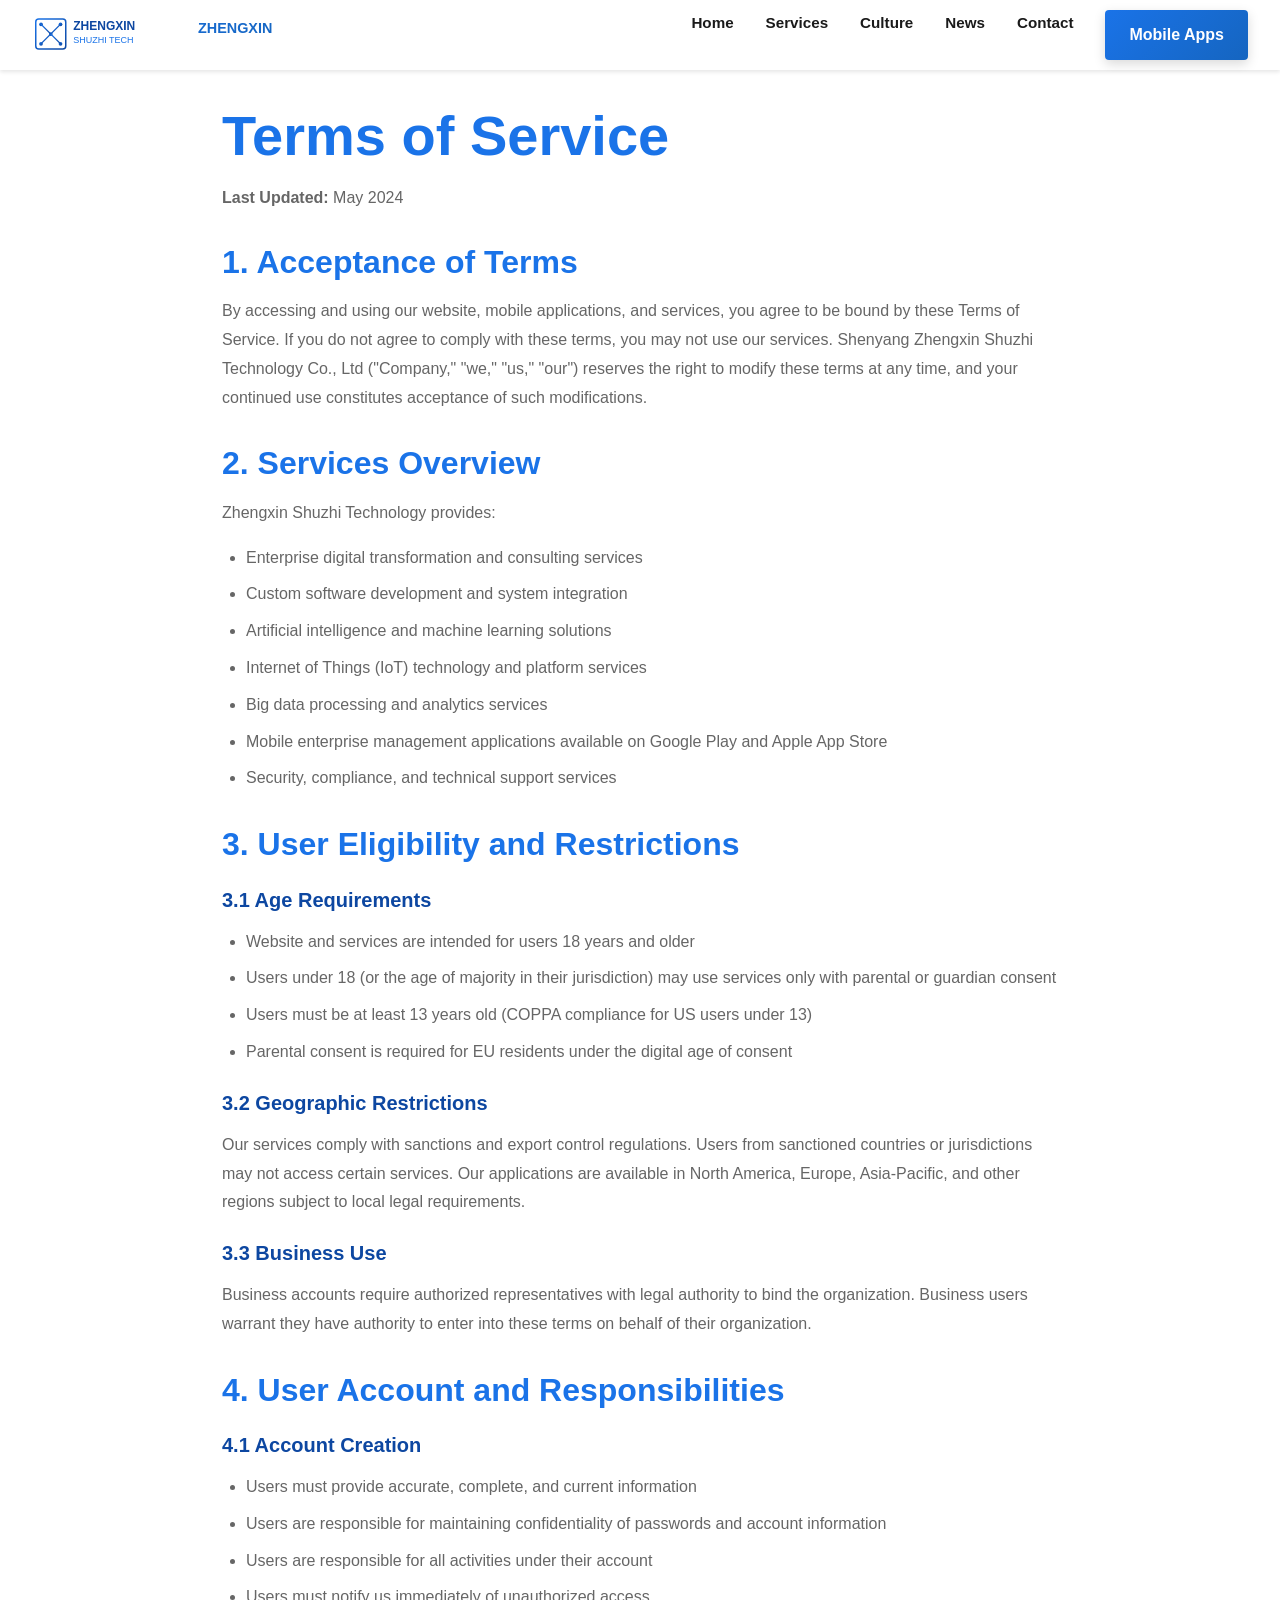
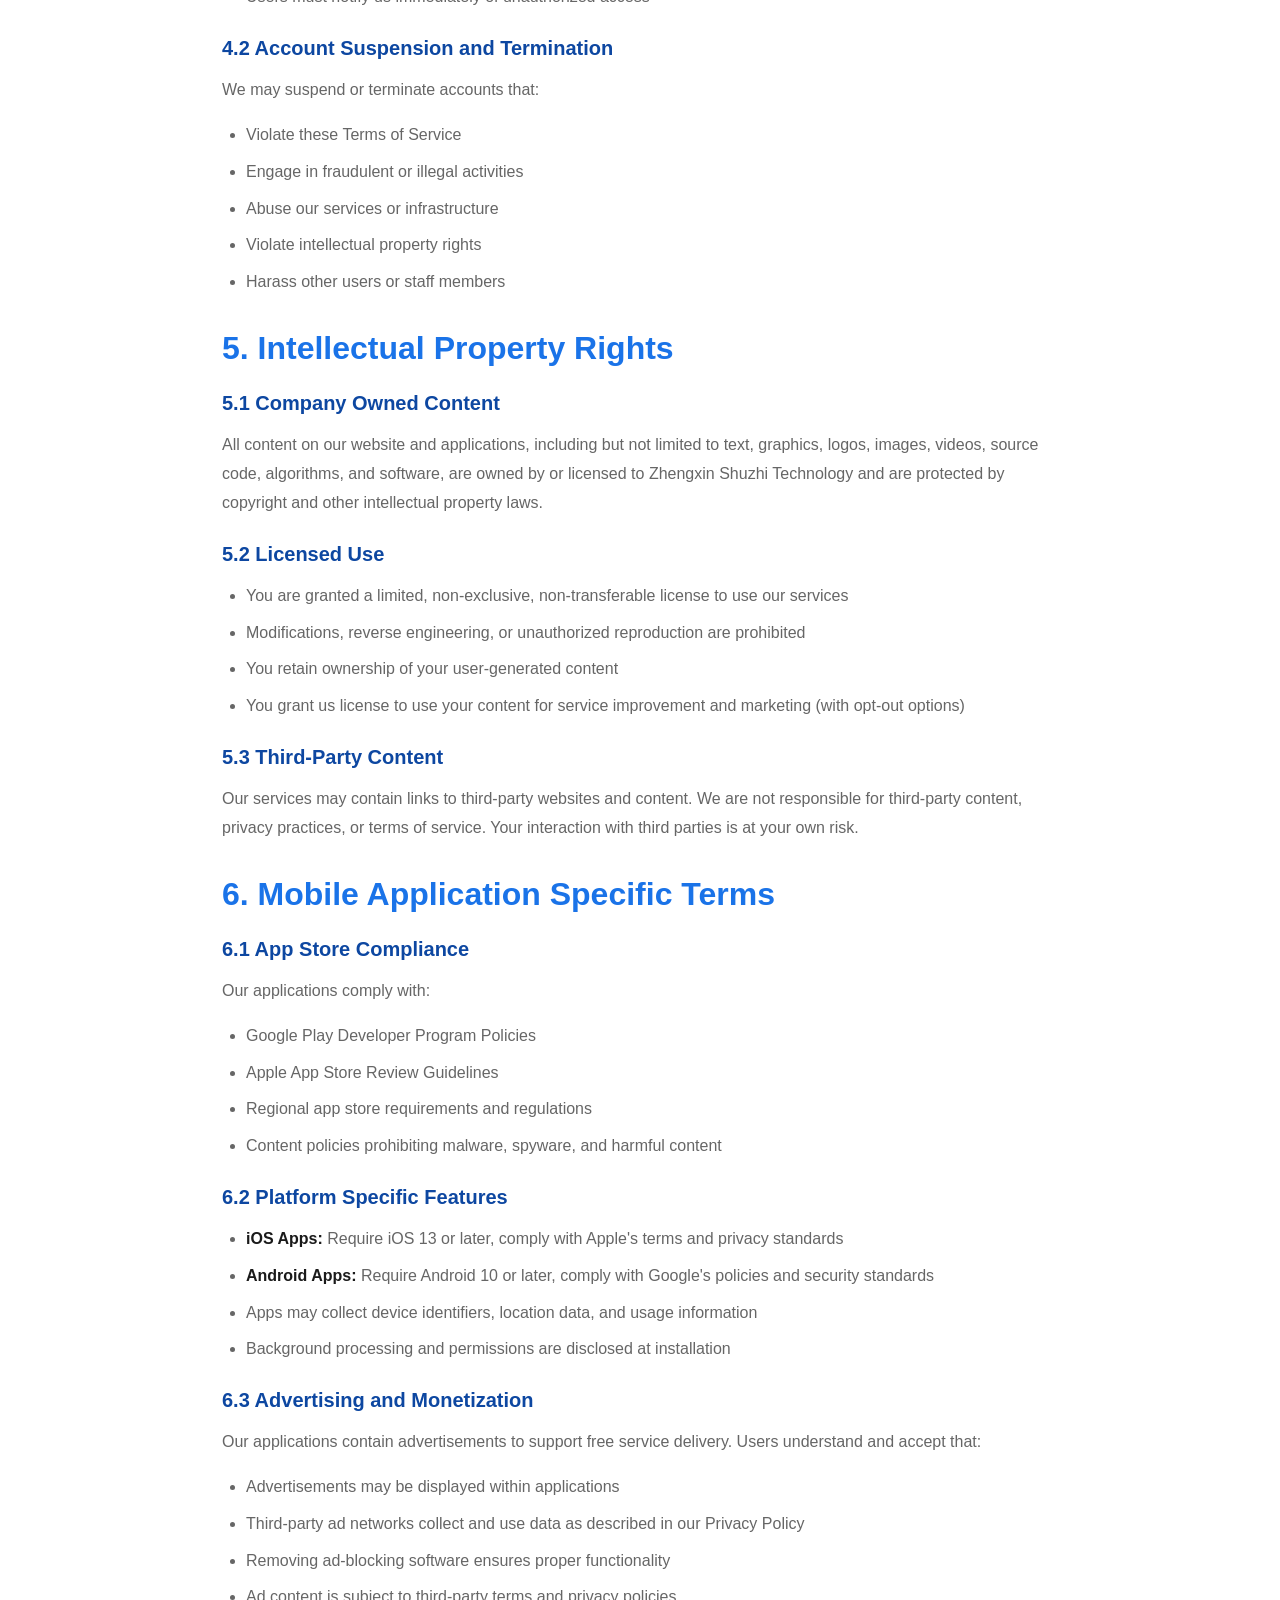
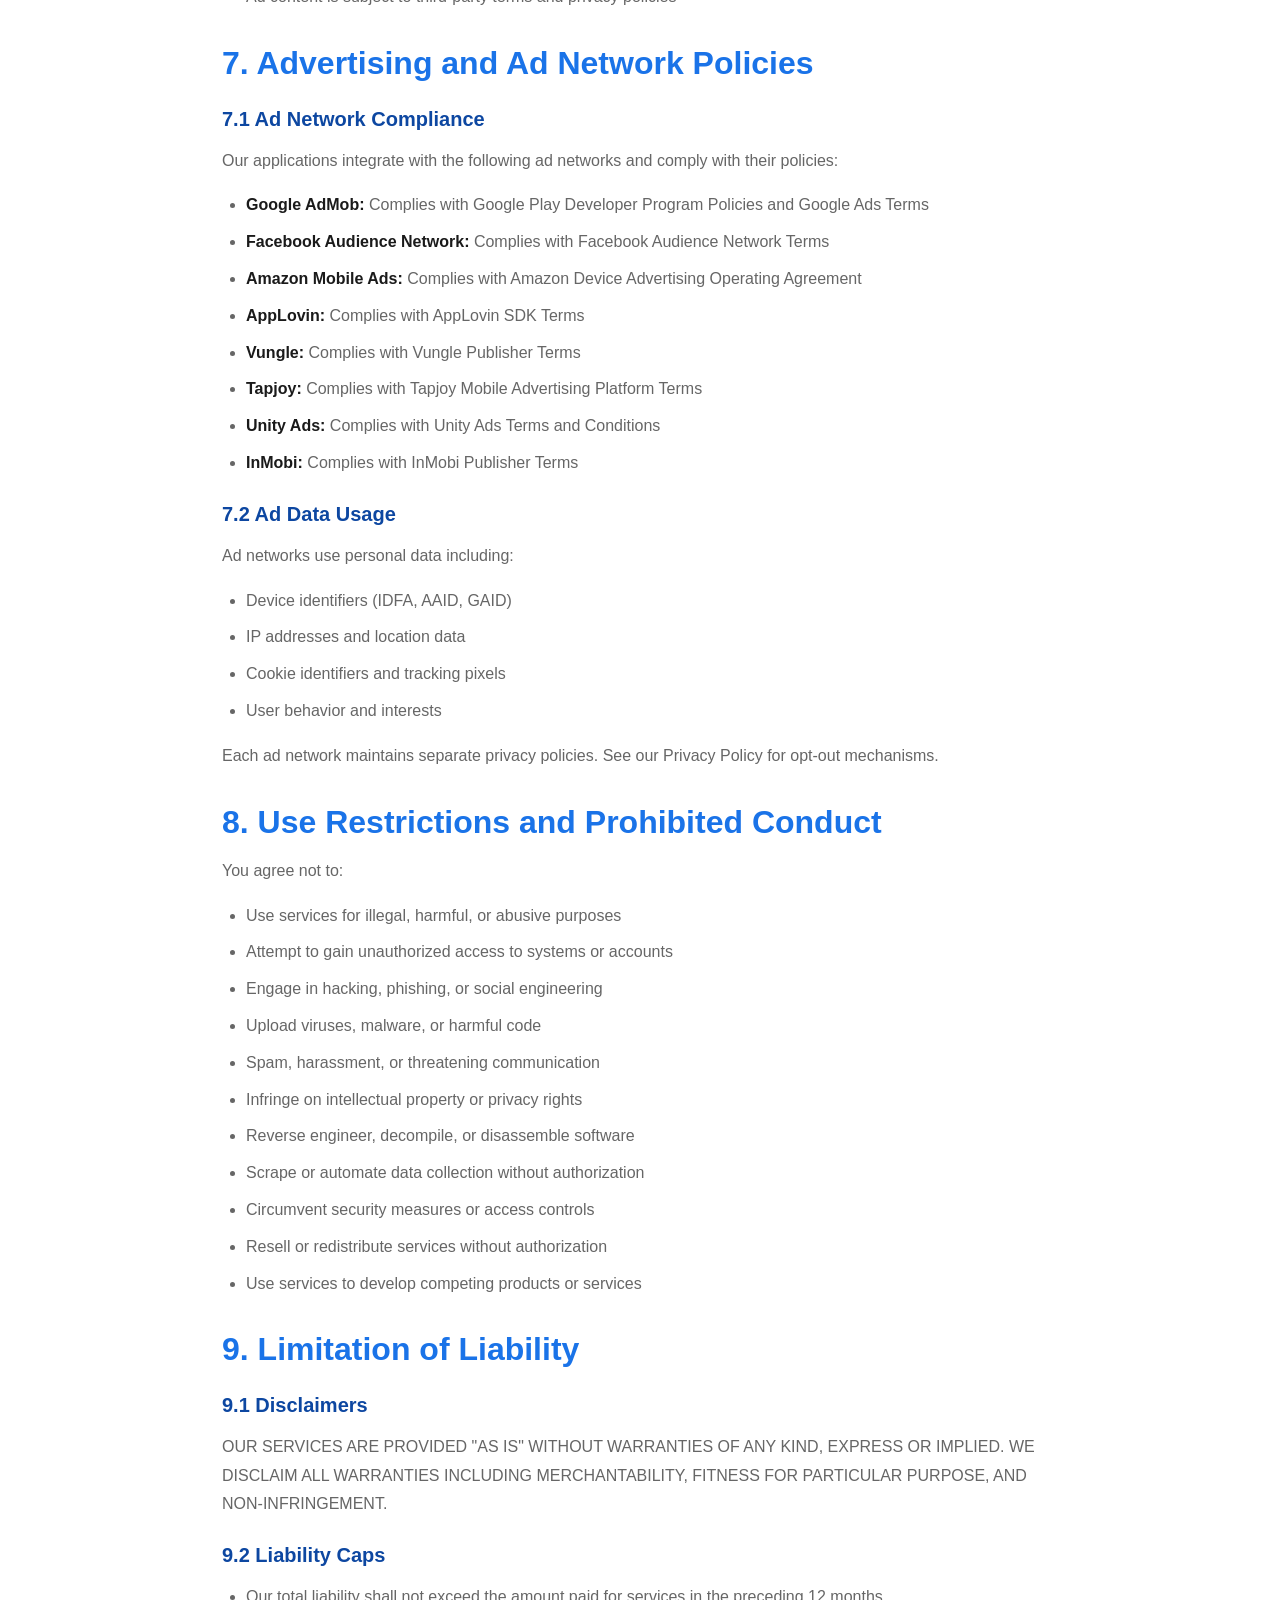
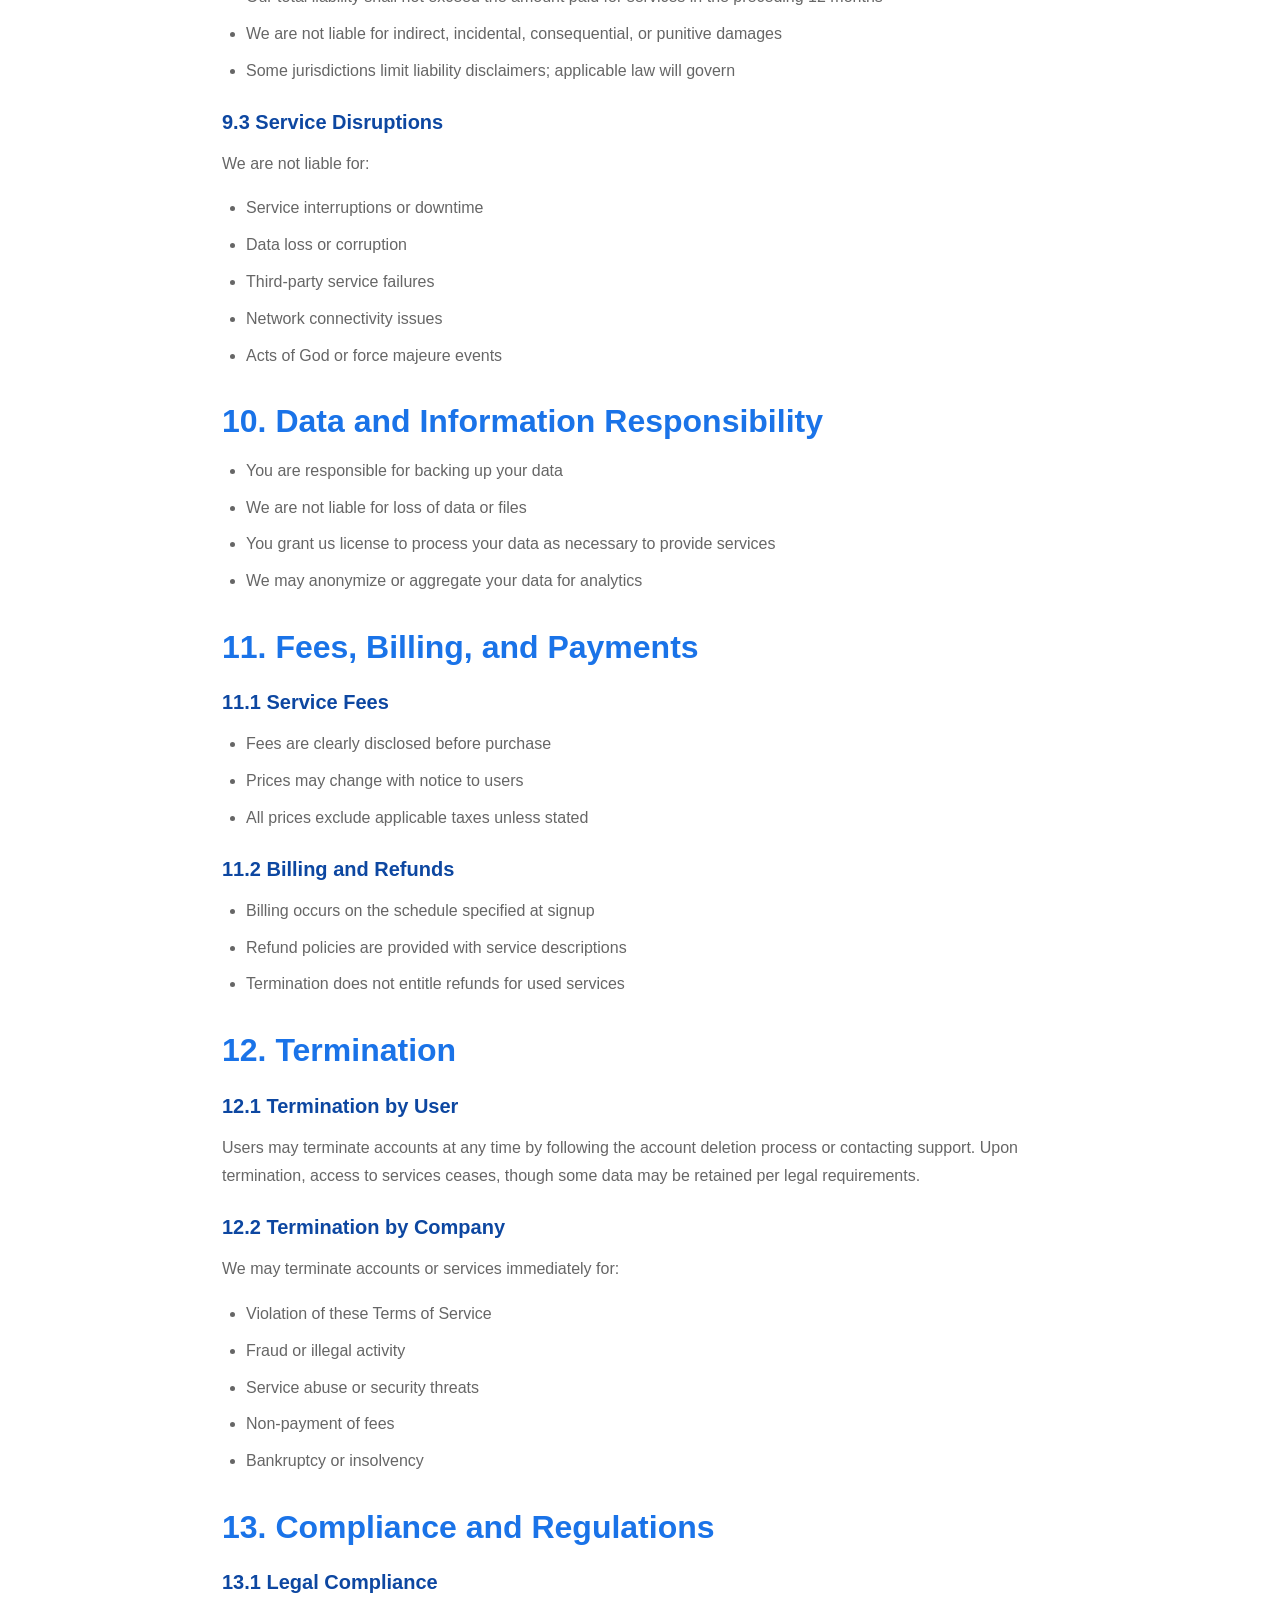
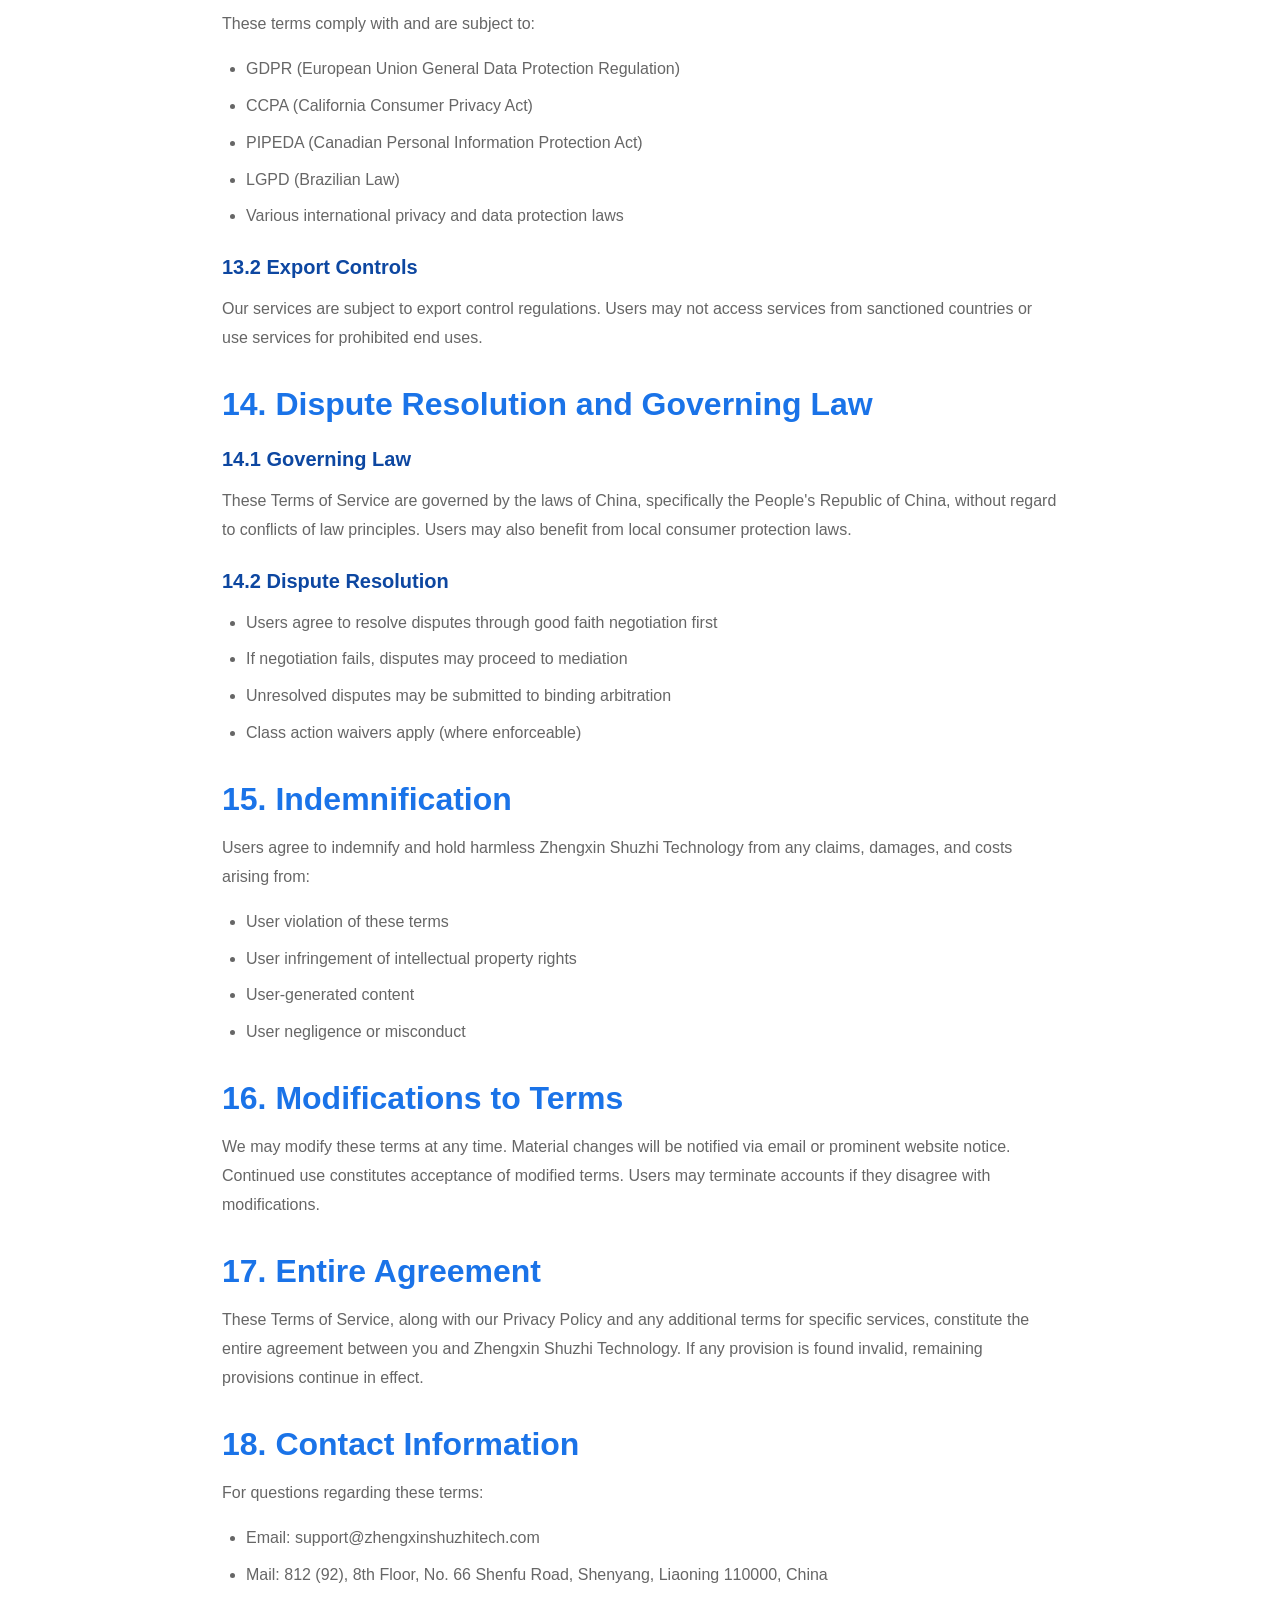
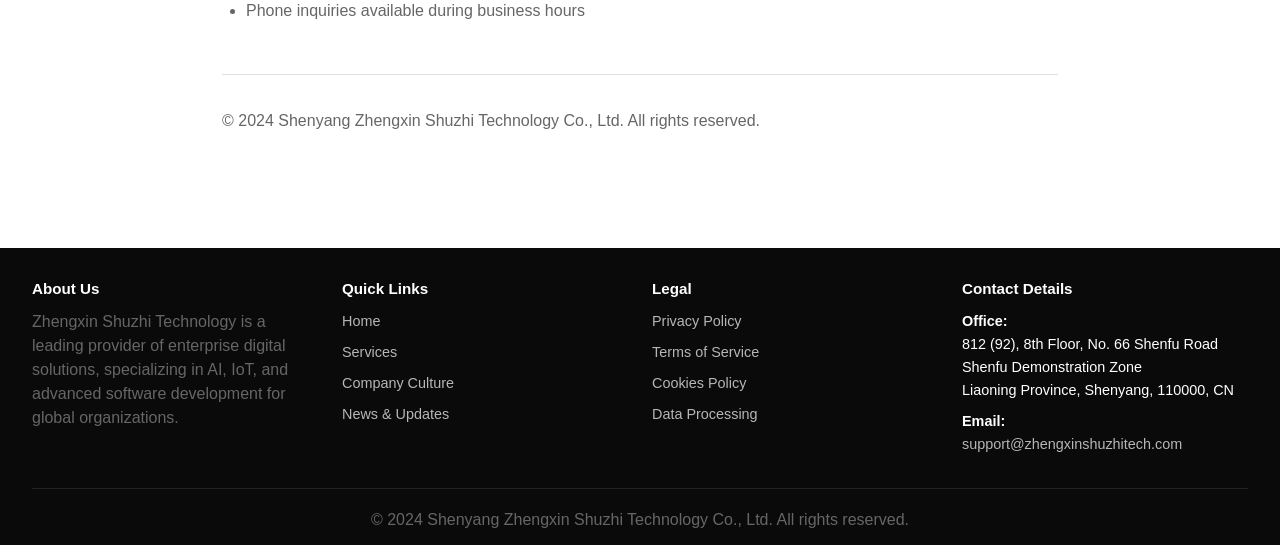
<file: terms.html>
<!DOCTYPE html>
<html lang="en">
<head>
  <meta charset="UTF-8">
  <meta name="viewport" content="width=device-width, initial-scale=1.0">
  <meta name="description" content="Terms of Service - Legal terms and conditions for using Zhengxin Shuzhi Technology services">
  <meta name="keywords" content="terms of service, terms and conditions, legal, user agreement, service agreement">
  <meta name="author" content="Shenyang Zhengxin Shuzhi Technology Co., Ltd">
  <link rel="canonical" href="https://zhengxinshuzhitech.com/terms.html">
  <link rel="icon" type="image/svg+xml" href="images/favicon.svg">
  <link rel="stylesheet" href="css/style.css">
  <style>
    .terms-content {
      line-height: 1.8;
      color: var(--text-light);
    }
    .terms-content h3 {
      margin-top: 2rem;
      margin-bottom: 1rem;
      color: var(--primary-blue);
    }
    .terms-content h4 {
      margin-top: 1.5rem;
      color: var(--primary-dark);
    }
    .terms-content ul, .terms-content ol {
      margin-left: 1.5rem;
      margin-bottom: 1rem;
    }
    .terms-content li {
      margin-bottom: 0.5rem;
    }
    .terms-content strong {
      color: var(--text-dark);
    }
  </style>
  <title>Terms of Service - Zhengxin Shuzhi Technology</title>
</head>
<body>
  <!-- Header & Navigation -->
  <header>
    <nav class="navbar">
      <a href="index.html" class="logo">
        <img src="images/logo.svg" alt="Zhengxin Shuzhi Technology Logo">
        <span>
          <strong>ZHENGXIN</strong>
          <small>SHUZHI TECH</small>
        </span>
      </a>
      
      <nav>
        <ul>
          <li><a href="index.html">Home</a></li>
          <li><a href="services.html">Services</a></li>
          <li><a href="culture.html">Culture</a></li>
          <li><a href="news.html">News</a></li>
          <li><a href="contact.html">Contact</a></li>
          <li><a href="apps.html" class="btn btn-primary btn-small">Mobile Apps</a></li>
        </ul>
      </nav>

      <button class="mobile-toggle">
        <svg viewBox="0 0 24 24" fill="none" stroke="currentColor" stroke-width="2">
          <use href="images/icons.svg#icon-menu"></use>
        </svg>
      </button>
    </nav>
  </header>

  <!-- Main Content -->
  <main style="max-width: 900px; margin: 0 auto; padding: 2rem;">
    <h1 style="margin-bottom: 1rem; color: var(--primary-blue);">Terms of Service</h1>
    <p style="color: var(--text-light); margin-bottom: 2rem;"><strong>Last Updated:</strong> May 2024</p>

    <div class="terms-content">
      <h3>1. Acceptance of Terms</h3>
      <p>By accessing and using our website, mobile applications, and services, you agree to be bound by these Terms of Service. If you do not agree to comply with these terms, you may not use our services. Shenyang Zhengxin Shuzhi Technology Co., Ltd ("Company," "we," "us," "our") reserves the right to modify these terms at any time, and your continued use constitutes acceptance of such modifications.</p>

      <h3>2. Services Overview</h3>
      <p>Zhengxin Shuzhi Technology provides:</p>
      <ul>
        <li>Enterprise digital transformation and consulting services</li>
        <li>Custom software development and system integration</li>
        <li>Artificial intelligence and machine learning solutions</li>
        <li>Internet of Things (IoT) technology and platform services</li>
        <li>Big data processing and analytics services</li>
        <li>Mobile enterprise management applications available on Google Play and Apple App Store</li>
        <li>Security, compliance, and technical support services</li>
      </ul>

      <h3>3. User Eligibility and Restrictions</h3>
      
      <h4>3.1 Age Requirements</h4>
      <ul>
        <li>Website and services are intended for users 18 years and older</li>
        <li>Users under 18 (or the age of majority in their jurisdiction) may use services only with parental or guardian consent</li>
        <li>Users must be at least 13 years old (COPPA compliance for US users under 13)</li>
        <li>Parental consent is required for EU residents under the digital age of consent</li>
      </ul>

      <h4>3.2 Geographic Restrictions</h4>
      <p>Our services comply with sanctions and export control regulations. Users from sanctioned countries or jurisdictions may not access certain services. Our applications are available in North America, Europe, Asia-Pacific, and other regions subject to local legal requirements.</p>

      <h4>3.3 Business Use</h4>
      <p>Business accounts require authorized representatives with legal authority to bind the organization. Business users warrant they have authority to enter into these terms on behalf of their organization.</p>

      <h3>4. User Account and Responsibilities</h3>
      
      <h4>4.1 Account Creation</h4>
      <ul>
        <li>Users must provide accurate, complete, and current information</li>
        <li>Users are responsible for maintaining confidentiality of passwords and account information</li>
        <li>Users are responsible for all activities under their account</li>
        <li>Users must notify us immediately of unauthorized access</li>
      </ul>

      <h4>4.2 Account Suspension and Termination</h4>
      <p>We may suspend or terminate accounts that:</p>
      <ul>
        <li>Violate these Terms of Service</li>
        <li>Engage in fraudulent or illegal activities</li>
        <li>Abuse our services or infrastructure</li>
        <li>Violate intellectual property rights</li>
        <li>Harass other users or staff members</li>
      </ul>

      <h3>5. Intellectual Property Rights</h3>
      
      <h4>5.1 Company Owned Content</h4>
      <p>All content on our website and applications, including but not limited to text, graphics, logos, images, videos, source code, algorithms, and software, are owned by or licensed to Zhengxin Shuzhi Technology and are protected by copyright and other intellectual property laws.</p>

      <h4>5.2 Licensed Use</h4>
      <ul>
        <li>You are granted a limited, non-exclusive, non-transferable license to use our services</li>
        <li>Modifications, reverse engineering, or unauthorized reproduction are prohibited</li>
        <li>You retain ownership of your user-generated content</li>
        <li>You grant us license to use your content for service improvement and marketing (with opt-out options)</li>
      </ul>

      <h4>5.3 Third-Party Content</h4>
      <p>Our services may contain links to third-party websites and content. We are not responsible for third-party content, privacy practices, or terms of service. Your interaction with third parties is at your own risk.</p>

      <h3>6. Mobile Application Specific Terms</h3>
      
      <h4>6.1 App Store Compliance</h4>
      <p>Our applications comply with:</p>
      <ul>
        <li>Google Play Developer Program Policies</li>
        <li>Apple App Store Review Guidelines</li>
        <li>Regional app store requirements and regulations</li>
        <li>Content policies prohibiting malware, spyware, and harmful content</li>
      </ul>

      <h4>6.2 Platform Specific Features</h4>
      <ul>
        <li><strong>iOS Apps:</strong> Require iOS 13 or later, comply with Apple's terms and privacy standards</li>
        <li><strong>Android Apps:</strong> Require Android 10 or later, comply with Google's policies and security standards</li>
        <li>Apps may collect device identifiers, location data, and usage information</li>
        <li>Background processing and permissions are disclosed at installation</li>
      </ul>

      <h4>6.3 Advertising and Monetization</h4>
      <p>Our applications contain advertisements to support free service delivery. Users understand and accept that:</p>
      <ul>
        <li>Advertisements may be displayed within applications</li>
        <li>Third-party ad networks collect and use data as described in our Privacy Policy</li>
        <li>Removing ad-blocking software ensures proper functionality</li>
        <li>Ad content is subject to third-party terms and privacy policies</li>
      </ul>

      <h3>7. Advertising and Ad Network Policies</h3>
      
      <h4>7.1 Ad Network Compliance</h4>
      <p>Our applications integrate with the following ad networks and comply with their policies:</p>
      <ul>
        <li><strong>Google AdMob:</strong> Complies with Google Play Developer Program Policies and Google Ads Terms</li>
        <li><strong>Facebook Audience Network:</strong> Complies with Facebook Audience Network Terms</li>
        <li><strong>Amazon Mobile Ads:</strong> Complies with Amazon Device Advertising Operating Agreement</li>
        <li><strong>AppLovin:</strong> Complies with AppLovin SDK Terms</li>
        <li><strong>Vungle:</strong> Complies with Vungle Publisher Terms</li>
        <li><strong>Tapjoy:</strong> Complies with Tapjoy Mobile Advertising Platform Terms</li>
        <li><strong>Unity Ads:</strong> Complies with Unity Ads Terms and Conditions</li>
        <li><strong>InMobi:</strong> Complies with InMobi Publisher Terms</li>
      </ul>

      <h4>7.2 Ad Data Usage</h4>
      <p>Ad networks use personal data including:</p>
      <ul>
        <li>Device identifiers (IDFA, AAID, GAID)</li>
        <li>IP addresses and location data</li>
        <li>Cookie identifiers and tracking pixels</li>
        <li>User behavior and interests</li>
      </ul>
      <p>Each ad network maintains separate privacy policies. See our Privacy Policy for opt-out mechanisms.</p>

      <h3>8. Use Restrictions and Prohibited Conduct</h3>
      <p>You agree not to:</p>
      <ul>
        <li>Use services for illegal, harmful, or abusive purposes</li>
        <li>Attempt to gain unauthorized access to systems or accounts</li>
        <li>Engage in hacking, phishing, or social engineering</li>
        <li>Upload viruses, malware, or harmful code</li>
        <li>Spam, harassment, or threatening communication</li>
        <li>Infringe on intellectual property or privacy rights</li>
        <li>Reverse engineer, decompile, or disassemble software</li>
        <li>Scrape or automate data collection without authorization</li>
        <li>Circumvent security measures or access controls</li>
        <li>Resell or redistribute services without authorization</li>
        <li>Use services to develop competing products or services</li>
      </ul>

      <h3>9. Limitation of Liability</h3>
      
      <h4>9.1 Disclaimers</h4>
      <p>OUR SERVICES ARE PROVIDED "AS IS" WITHOUT WARRANTIES OF ANY KIND, EXPRESS OR IMPLIED. WE DISCLAIM ALL WARRANTIES INCLUDING MERCHANTABILITY, FITNESS FOR PARTICULAR PURPOSE, AND NON-INFRINGEMENT.</p>

      <h4>9.2 Liability Caps</h4>
      <ul>
        <li>Our total liability shall not exceed the amount paid for services in the preceding 12 months</li>
        <li>We are not liable for indirect, incidental, consequential, or punitive damages</li>
        <li>Some jurisdictions limit liability disclaimers; applicable law will govern</li>
      </ul>

      <h4>9.3 Service Disruptions</h4>
      <p>We are not liable for:</p>
      <ul>
        <li>Service interruptions or downtime</li>
        <li>Data loss or corruption</li>
        <li>Third-party service failures</li>
        <li>Network connectivity issues</li>
        <li>Acts of God or force majeure events</li>
      </ul>

      <h3>10. Data and Information Responsibility</h3>
      <ul>
        <li>You are responsible for backing up your data</li>
        <li>We are not liable for loss of data or files</li>
        <li>You grant us license to process your data as necessary to provide services</li>
        <li>We may anonymize or aggregate your data for analytics</li>
      </ul>

      <h3>11. Fees, Billing, and Payments</h3>
      
      <h4>11.1 Service Fees</h4>
      <ul>
        <li>Fees are clearly disclosed before purchase</li>
        <li>Prices may change with notice to users</li>
        <li>All prices exclude applicable taxes unless stated</li>
      </ul>

      <h4>11.2 Billing and Refunds</h4>
      <ul>
        <li>Billing occurs on the schedule specified at signup</li>
        <li>Refund policies are provided with service descriptions</li>
        <li>Termination does not entitle refunds for used services</li>
      </ul>

      <h3>12. Termination</h3>
      
      <h4>12.1 Termination by User</h4>
      <p>Users may terminate accounts at any time by following the account deletion process or contacting support. Upon termination, access to services ceases, though some data may be retained per legal requirements.</p>

      <h4>12.2 Termination by Company</h4>
      <p>We may terminate accounts or services immediately for:</p>
      <ul>
        <li>Violation of these Terms of Service</li>
        <li>Fraud or illegal activity</li>
        <li>Service abuse or security threats</li>
        <li>Non-payment of fees</li>
        <li>Bankruptcy or insolvency</li>
      </ul>

      <h3>13. Compliance and Regulations</h3>
      
      <h4>13.1 Legal Compliance</h4>
      <p>These terms comply with and are subject to:</p>
      <ul>
        <li>GDPR (European Union General Data Protection Regulation)</li>
        <li>CCPA (California Consumer Privacy Act)</li>
        <li>PIPEDA (Canadian Personal Information Protection Act)</li>
        <li>LGPD (Brazilian Law)</li>
        <li>Various international privacy and data protection laws</li>
      </ul>

      <h4>13.2 Export Controls</h4>
      <p>Our services are subject to export control regulations. Users may not access services from sanctioned countries or use services for prohibited end uses.</p>

      <h3>14. Dispute Resolution and Governing Law</h3>
      
      <h4>14.1 Governing Law</h4>
      <p>These Terms of Service are governed by the laws of China, specifically the People's Republic of China, without regard to conflicts of law principles. Users may also benefit from local consumer protection laws.</p>

      <h4>14.2 Dispute Resolution</h4>
      <ul>
        <li>Users agree to resolve disputes through good faith negotiation first</li>
        <li>If negotiation fails, disputes may proceed to mediation</li>
        <li>Unresolved disputes may be submitted to binding arbitration</li>
        <li>Class action waivers apply (where enforceable)</li>
      </ul>

      <h3>15. Indemnification</h3>
      <p>Users agree to indemnify and hold harmless Zhengxin Shuzhi Technology from any claims, damages, and costs arising from:</p>
      <ul>
        <li>User violation of these terms</li>
        <li>User infringement of intellectual property rights</li>
        <li>User-generated content</li>
        <li>User negligence or misconduct</li>
      </ul>

      <h3>16. Modifications to Terms</h3>
      <p>We may modify these terms at any time. Material changes will be notified via email or prominent website notice. Continued use constitutes acceptance of modified terms. Users may terminate accounts if they disagree with modifications.</p>

      <h3>17. Entire Agreement</h3>
      <p>These Terms of Service, along with our Privacy Policy and any additional terms for specific services, constitute the entire agreement between you and Zhengxin Shuzhi Technology. If any provision is found invalid, remaining provisions continue in effect.</p>

      <h3>18. Contact Information</h3>
      <p>For questions regarding these terms:</p>
      <ul>
        <li>Email: support@zhengxinshuzhitech.com</li>
        <li>Mail: 812 (92), 8th Floor, No. 66 Shenfu Road, Shenyang, Liaoning 110000, China</li>
        <li>Phone inquiries available during business hours</li>
      </ul>

      <p style="margin-top: 3rem; padding-top: 2rem; border-top: 1px solid var(--medium-gray); color: var(--text-light);">© 2024 Shenyang Zhengxin Shuzhi Technology Co., Ltd. All rights reserved.</p>
    </div>
  </main>

  <!-- Footer -->
  <footer style="margin-top: 4rem;">
    <div class="footer-content">
      <div class="footer-section">
        <h4>About Us</h4>
        <p>Zhengxin Shuzhi Technology is a leading provider of enterprise digital solutions, specializing in AI, IoT, and advanced software development for global organizations.</p>
      </div>

      <div class="footer-section">
        <h4>Quick Links</h4>
        <ul>
          <li><a href="index.html">Home</a></li>
          <li><a href="services.html">Services</a></li>
          <li><a href="culture.html">Company Culture</a></li>
          <li><a href="news.html">News & Updates</a></li>
        </ul>
      </div>

      <div class="footer-section">
        <h4>Legal</h4>
        <ul>
          <li><a href="privacy.html">Privacy Policy</a></li>
          <li><a href="terms.html">Terms of Service</a></li>
          <li><a href="#">Cookies Policy</a></li>
          <li><a href="#">Data Processing</a></li>
        </ul>
      </div>

      <div class="footer-section">
        <h4>Contact Details</h4>
        <ul>
          <li>
            <strong>Office:</strong><br>
            812 (92), 8th Floor, No. 66 Shenfu Road<br>
            Shenfu Demonstration Zone<br>
            Liaoning Province, Shenyang, 110000, CN
          </li>
          <li><strong>Email:</strong><br><a href="mailto:support@zhengxinshuzhitech.com">support@zhengxinshuzhitech.com</a></li>
        </ul>
      </div>
    </div>

    <div class="footer-bottom">
      <p>&copy; 2024 Shenyang Zhengxin Shuzhi Technology Co., Ltd. All rights reserved.</p>
    </div>
  </footer>

  <script src="js/main.js"></script>
</body>
</html>
</file>
<file: css/style.css>
/* ============================================
   ZHENGXIN SHUZHI TECHNOLOGY CO., LTD
   Corporate Website - Global Styles
   ============================================ */

/* Root Variables */
:root {
  --primary-blue: #1a73e8;
  --primary-dark: #0d47a1;
  --secondary-blue: #1565c0;
  --accent-orange: #ff6f00;
  --light-gray: #f5f5f5;
  --medium-gray: #e0e0e0;
  --dark-gray: #333333;
  --text-dark: #1a1a1a;
  --text-light: #666666;
  --bg-dark: #0a0a0a;
  --bg-light: #ffffff;
  
  --transition-smooth: 0.3s cubic-bezier(0.4, 0, 0.2, 1);
  --transition-bounce: 0.6s cubic-bezier(0.34, 1.56, 0.64, 1);
  
  --shadow-sm: 0 2px 4px rgba(0, 0, 0, 0.1);
  --shadow-md: 0 4px 12px rgba(0, 0, 0, 0.15);
  --shadow-lg: 0 8px 24px rgba(0, 0, 0, 0.2);
  --shadow-xl: 0 16px 48px rgba(0, 0, 0, 0.25);
}

/* ============================================
   GLOBAL STYLES
   ============================================ */

* {
  margin: 0;
  padding: 0;
  box-sizing: border-box;
}

html {
  scroll-behavior: smooth;
  font-size: 16px;
}

body {
  font-family: -apple-system, BlinkMacSystemFont, 'Segoe UI', Roboto, 'Helvetica Neue', Arial, sans-serif;
  line-height: 1.6;
  color: var(--text-dark);
  background-color: var(--bg-light);
  overflow-x: hidden;
}

/* Typography */
h1, h2, h3, h4, h5, h6 {
  font-weight: 700;
  line-height: 1.2;
  margin-bottom: 1rem;
  color: var(--text-dark);
}

h1 {
  font-size: clamp(2rem, 5vw, 3.5rem);
}

h2 {
  font-size: clamp(1.75rem, 4vw, 2.75rem);
}

h3 {
  font-size: clamp(1.5rem, 3vw, 2rem);
}

h4 {
  font-size: 1.25rem;
}

h5 {
  font-size: 1.1rem;
}

h6 {
  font-size: 1rem;
}

p {
  margin-bottom: 1rem;
  color: var(--text-light);
  font-size: 1rem;
}

a {
  color: var(--primary-blue);
  text-decoration: none;
  transition: color var(--transition-smooth);
}

a:hover {
  color: var(--accent-orange);
}

button, .btn {
  cursor: pointer;
  border: none;
  padding: 0.75rem 1.5rem;
  font-size: 1rem;
  font-weight: 600;
  border-radius: 4px;
  transition: all var(--transition-smooth);
  display: inline-flex;
  align-items: center;
  justify-content: center;
  gap: 0.5rem;
}

/* Button Variants */
.btn-primary {
  background: linear-gradient(135deg, var(--primary-blue), var(--secondary-blue));
  color: white;
  box-shadow: var(--shadow-md);
}

.btn-primary:hover {
  transform: translateY(-2px);
  box-shadow: var(--shadow-lg);
}

.btn-primary:active {
  transform: translateY(0);
}

.btn-secondary {
  background-color: var(--accent-orange);
  color: white;
  box-shadow: var(--shadow-md);
}

.btn-secondary:hover {
  background-color: #e65a00;
  transform: translateY(-2px);
  box-shadow: var(--shadow-lg);
}

.btn-outline {
  border: 2px solid var(--primary-blue);
  background-color: transparent;
  color: var(--primary-blue);
}

.btn-outline:hover {
  background-color: var(--primary-blue);
  color: white;
}

/* ============================================
   HEADER & NAVIGATION
   ============================================ */

header {
  position: sticky;
  top: 0;
  z-index: 1000;
  background: var(--bg-light);
  box-shadow: var(--shadow-sm);
  transition: all var(--transition-smooth);
}

header.scrolled {
  box-shadow: var(--shadow-md);
  background: rgba(255, 255, 255, 0.95);
  backdrop-filter: blur(10px);
}

.navbar {
  max-width: 1400px;
  margin: 0 auto;
  padding: 0 2rem;
  display: flex;
  justify-content: space-between;
  align-items: center;
  height: 70px;
}

.logo {
  display: flex;
  align-items: center;
  gap: 1rem;
  text-decoration: none;
  font-size: 1.5rem;
  font-weight: 700;
  background: linear-gradient(135deg, var(--primary-blue), var(--secondary-blue));
  -webkit-background-clip: text;
  -webkit-text-fill-color: transparent;
  background-clip: text;
}

.logo img {
  height: 45px;
  width: auto;
}

.logo span {
  display: flex;
  flex-direction: column;
  line-height: 1.2;
}

.logo span strong {
  font-size: 0.9rem;
}

.logo span small {
  font-size: 0.7rem;
  opacity: 0.8;
}

nav {
  display: flex;
  align-items: center;
  gap: 3rem;
}

nav ul {
  display: flex;
  list-style: none;
  gap: 2rem;
  margin: 0;
  padding: 0;
}

nav a {
  font-weight: 600;
  font-size: 0.95rem;
  position: relative;
  color: var(--text-dark);
}

nav a::after {
  content: '';
  position: absolute;
  bottom: -4px;
  left: 0;
  width: 0;
  height: 2px;
  background: linear-gradient(90deg, var(--primary-blue), var(--accent-orange));
  transition: width var(--transition-smooth);
}

nav a:hover::after {
  width: 100%;
}

.nav-button {
  padding: 0.6rem 1.5rem;
  border-radius: 4px;
}

/* Mobile Menu Toggle */
.mobile-toggle {
  display: none;
  background: none;
  border: none;
  font-size: 1.5rem;
  color: var(--primary-blue);
  cursor: pointer;
}

.mobile-toggle svg {
  width: 24px;
  height: 24px;
}

/* ============================================
   HERO SECTION
   ============================================ */

.hero {
  min-height: 85vh;
  background: linear-gradient(135deg, rgba(26, 115, 232, 0.1) 0%, rgba(13, 71, 161, 0.1) 100%);
  display: flex;
  align-items: center;
  justify-content: center;
  position: relative;
  overflow: hidden;
  padding: 2rem;
}

.hero::before {
  content: '';
  position: absolute;
  top: -50%;
  right: -10%;
  width: 500px;
  height: 500px;
  background: radial-gradient(circle, rgba(255, 111, 0, 0.1) 0%, transparent 70%);
  border-radius: 50%;
  animation: float 20s ease-in-out infinite;
}

.hero::after {
  content: '';
  position: absolute;
  bottom: -30%;
  left: -15%;
  width: 400px;
  height: 400px;
  background: radial-gradient(circle, rgba(26, 115, 232, 0.1) 0%, transparent 70%);
  border-radius: 50%;
  animation: float 25s ease-in-out infinite reverse;
}

.hero-content {
  max-width: 1000px;
  text-align: center;
  position: relative;
  z-index: 10;
  animation: fadeInUp 1s ease-out;
}

.hero h1 {
  background: linear-gradient(135deg, var(--primary-blue), var(--secondary-blue));
  -webkit-background-clip: text;
  -webkit-text-fill-color: transparent;
  background-clip: text;
  margin-bottom: 1.5rem;
  animation: fadeInUp 1s ease-out 0.1s both;
}

.hero .subtitle {
  font-size: 1.3rem;
  color: var(--text-light);
  margin-bottom: 2rem;
  animation: fadeInUp 1s ease-out 0.2s both;
}

.hero-buttons {
  display: flex;
  gap: 1rem;
  justify-content: center;
  flex-wrap: wrap;
  margin-bottom: 3rem;
  animation: fadeInUp 1s ease-out 0.3s both;
}

.hero-features {
  display: grid;
  grid-template-columns: repeat(auto-fit, minmax(250px, 1fr));
  gap: 2rem;
  margin-top: 3rem;
}

.feature-card {
  background: var(--bg-light);
  padding: 2rem;
  border-radius: 8px;
  box-shadow: var(--shadow-md);
  transition: all var(--transition-smooth);
  border: 1px solid var(--medium-gray);
  animation: slideInUp 0.8s ease-out;
}

.feature-card:hover {
  transform: translateY(-8px);
  box-shadow: var(--shadow-lg);
  border-color: var(--primary-blue);
}

.feature-card svg {
  width: 40px;
  height: 40px;
  margin-bottom: 1rem;
  color: var(--primary-blue);
}

.feature-card h4 {
  margin-bottom: 0.75rem;
}

/* ============================================
   ANIMATIONS
   ============================================ */

@keyframes fadeInUp {
  from {
    opacity: 0;
    transform: translateY(30px);
  }
  to {
    opacity: 1;
    transform: translateY(0);
  }
}

@keyframes slideInUp {
  from {
    opacity: 0;
    transform: translateY(50px);
  }
  to {
    opacity: 1;
    transform: translateY(0);
  }
}

@keyframes slideInLeft {
  from {
    opacity: 0;
    transform: translateX(-50px);
  }
  to {
    opacity: 1;
    transform: translateX(0);
  }
}

@keyframes slideInRight {
  from {
    opacity: 0;
    transform: translateX(50px);
  }
  to {
    opacity: 1;
    transform: translateX(0);
  }
}

@keyframes float {
  0%, 100% {
    transform: translateY(0px);
  }
  50% {
    transform: translateY(30px);
  }
}

@keyframes pulse {
  0%, 100% {
    opacity: 1;
  }
  50% {
    opacity: 0.5;
  }
}

@keyframes glow {
  0%, 100% {
    box-shadow: 0 0 5px rgba(26, 115, 232, 0.5);
  }
  50% {
    box-shadow: 0 0 20px rgba(26, 115, 232, 0.8);
  }
}

/* ============================================
   CONTENT SECTIONS
   ============================================ */

section {
  padding: 4rem 2rem;
  max-width: 1400px;
  margin: 0 auto;
}

.section-title {
  text-align: center;
  margin-bottom: 3rem;
}

.section-title h2 {
  margin-bottom: 1rem;
}

.section-title p {
  font-size: 1.1rem;
  color: var(--text-light);
  max-width: 600px;
  margin: 0 auto;
}

/* Grid Layouts */
.grid-2 {
  display: grid;
  grid-template-columns: repeat(auto-fit, minmax(300px, 1fr));
  gap: 3rem;
  margin: 2rem 0;
}

.grid-3 {
  display: grid;
  grid-template-columns: repeat(auto-fit, minmax(300px, 1fr));
  gap: 2rem;
  margin: 2rem 0;
}

.grid-4 {
  display: grid;
  grid-template-columns: repeat(auto-fit, minmax(250px, 1fr));
  gap: 1.5rem;
  margin: 2rem 0;
}

/* Content Card */
.card {
  background: var(--bg-light);
  border-radius: 8px;
  overflow: hidden;
  box-shadow: var(--shadow-md);
  transition: all var(--transition-smooth);
  border: 1px solid var(--medium-gray);
  animation: slideInUp 0.8s ease-out;
}

.card:hover {
  transform: translateY(-8px);
  box-shadow: var(--shadow-lg);
  border-color: var(--primary-blue);
}

.card-image {
  width: 100%;
  height: 200px;
  background: linear-gradient(135deg, var(--primary-blue), var(--secondary-blue));
  display: flex;
  align-items: center;
  justify-content: center;
  color: white;
  font-size: 3rem;
  overflow: hidden;
}

.card-image img {
  width: 100%;
  height: 100%;
  object-fit: cover;
}

.card-content {
  padding: 2rem;
}

.card-content h3 {
  margin-bottom: 1rem;
}

.card-content p {
  margin-bottom: 1.5rem;
}

/* ============================================
   CTA SECTION
   ============================================ */

.cta {
  background: linear-gradient(135deg, var(--primary-blue), var(--secondary-blue));
  color: white;
  padding: 3rem 2rem;
  text-align: center;
  position: relative;
  overflow: hidden;
}

.cta::before {
  content: '';
  position: absolute;
  top: -50%;
  right: -10%;
  width: 300px;
  height: 300px;
  background: radial-gradient(circle, rgba(255, 111, 0, 0.2) 0%, transparent 70%);
  border-radius: 50%;
}

.cta::after {
  content: '';
  position: absolute;
  bottom: -50%;
  left: -10%;
  width: 300px;
  height: 300px;
  background: radial-gradient(circle, rgba(255, 255, 255, 0.1) 0%, transparent 70%);
  border-radius: 50%;
}

.cta-content {
  max-width: 600px;
  margin: 0 auto;
  position: relative;
  z-index: 10;
}

.cta h2 {
  color: white;
  margin-bottom: 1rem;
}

.cta p {
  color: rgba(255, 255, 255, 0.9);
  font-size: 1.1rem;
  margin-bottom: 2rem;
}

.cta .btn {
  background-color: var(--accent-orange);
  color: white;
}

.cta .btn:hover {
  background-color: #e65a00;
  transform: scale(1.05);
}

/* ============================================
   TESTIMONIALS
   ============================================ */

.testimonials {
  background-color: var(--light-gray);
}

.testimonial-card {
  background: white;
  padding: 2rem;
  border-radius: 8px;
  box-shadow: var(--shadow-sm);
  position: relative;
  transition: all var(--transition-smooth);
}

.testimonial-card:hover {
  transform: translateY(-5px);
  box-shadow: var(--shadow-md);
}

.testimonial-stars {
  display: flex;
  gap: 0.25rem;
  margin-bottom: 1rem;
  color: #ffc107;
}

.testimonial-text {
  font-style: italic;
  margin-bottom: 1.5rem;
  color: var(--text-light);
}

.testimonial-author {
  font-weight: 600;
  margin-bottom: 0.25rem;
}

.testimonial-role {
  font-size: 0.9rem;
  color: var(--text-light);
}

/* ============================================
   FOOTER
   ============================================ */

footer {
  background-color: var(--bg-dark);
  color: white;
  padding: 2rem 2rem 0.5rem;
  margin-top: 3rem;
}

.footer-content {
  max-width: 1400px;
  margin: 0 auto;
  display: grid;
  grid-template-columns: repeat(auto-fit, minmax(200px, 1fr));
  gap: 1.5rem;
  margin-bottom: 1.5rem;
}

.footer-section h4 {
  color: white;
  margin-bottom: 0.75rem;
  font-size: 0.95rem;
}

.footer-section {
  font-size: 0.9rem;
}

.footer-section p {
  margin: 0;
  line-height: 1.5;
}

.footer-section ul {
  list-style: none;
  margin: 0;
  padding: 0;
}

.footer-section ul li {
  margin-bottom: 0.5rem;
}

.footer-section a {
  color: rgba(255, 255, 255, 0.7);
  transition: color var(--transition-smooth);
}

.footer-section a:hover {
  color: var(--accent-orange);
}

.footer-bottom {
  border-top: 1px solid rgba(255, 255, 255, 0.1);
  padding-top: 0.8rem;
  text-align: center;
  color: rgba(255, 255, 255, 0.6);
  font-size: 0.85rem;
}

.footer-bottom p {
  margin: 0.3rem 0;
}

/* ============================================
   FORMS
   ============================================ */

.form-group {
  margin-bottom: 1.5rem;
}

label {
  display: block;
  margin-bottom: 0.5rem;
  font-weight: 600;
  color: var(--text-dark);
}

input, textarea, select {
  width: 100%;
  padding: 0.75rem;
  border: 1px solid var(--medium-gray);
  border-radius: 4px;
  font-family: inherit;
  font-size: 1rem;
  transition: border-color var(--transition-smooth);
}

input:focus, textarea:focus, select:focus {
  outline: none;
  border-color: var(--primary-blue);
  box-shadow: 0 0 0 3px rgba(26, 115, 232, 0.1);
}

textarea {
  resize: vertical;
  min-height: 120px;
}

/* ============================================
   SCROLL REVEAL
   ============================================ */

.scroll-reveal {
  opacity: 0;
  transform: translateY(30px);
  transition: opacity 0.8s ease-out, transform 0.8s ease-out;
}

.scroll-reveal.revealed {
  opacity: 1;
  transform: translateY(0);
}

/* ============================================
   RESPONSIVE DESIGN
   ============================================ */

@media (max-width: 768px) {
  html {
    font-size: 14px;
  }

  .navbar {
    padding: 0 1rem;
  }

  nav {
    gap: 1.5rem;
  }

  nav ul {
    display: none;
    position: absolute;
    top: 70px;
    left: 0;
    right: 0;
    flex-direction: column;
    background: white;
    box-shadow: var(--shadow-md);
    padding: 2rem;
    gap: 1rem;
  }

  nav ul.active {
    display: flex;
  }

  .mobile-toggle {
    display: block;
  }

  .hero {
    min-height: 70vh;
  }

  .hero-buttons {
    flex-direction: column;
    align-items: center;
  }

  .hero-buttons button {
    width: 100%;
  }

  section {
    padding: 2rem 1rem;
  }

  .grid-2, .grid-3, .grid-4 {
    grid-template-columns: 1fr;
    gap: 1.5rem;
  }

  .footer-content {
    gap: 1.5rem;
  }

  h1 {
    font-size: 2rem;
  }

  h2 {
    font-size: 1.5rem;
  }
}

@media (max-width: 480px) {
  .logo span {
    font-size: 0.9rem;
  }

  .hero h1 {
    font-size: 1.5rem;
  }

  .hero .subtitle {
    font-size: 1rem;
  }

  button, .btn {
    padding: 0.6rem 1.2rem;
    font-size: 0.9rem;
  }

  nav ul {
    padding: 1rem;
  }

  nav ul li {
    margin: 0;
  }

  .card-content {
    padding: 1.5rem;
  }

  section {
    padding: 1.5rem 1rem;
  }
}

/* ============================================
   UTILITY CLASSES
   ============================================ */

.container {
  max-width: 1400px;
  margin: 0 auto;
  padding: 0 2rem;
}

.text-center {
  text-align: center;
}

.text-left {
  text-align: left;
}

.text-right {
  text-align: right;
}

.mt-1 { margin-top: 0.5rem; }
.mt-2 { margin-top: 1rem; }
.mt-3 { margin-top: 1.5rem; }
.mt-4 { margin-top: 2rem; }
.mt-5 { margin-top: 3rem; }

.mb-1 { margin-bottom: 0.5rem; }
.mb-2 { margin-bottom: 1rem; }
.mb-3 { margin-bottom: 1.5rem; }
.mb-4 { margin-bottom: 2rem; }
.mb-5 { margin-bottom: 3rem; }

.hidden {
  display: none;
}

.opacity-50 {
  opacity: 0.5;
}

.opacity-75 {
  opacity: 0.75;
}
</file>
